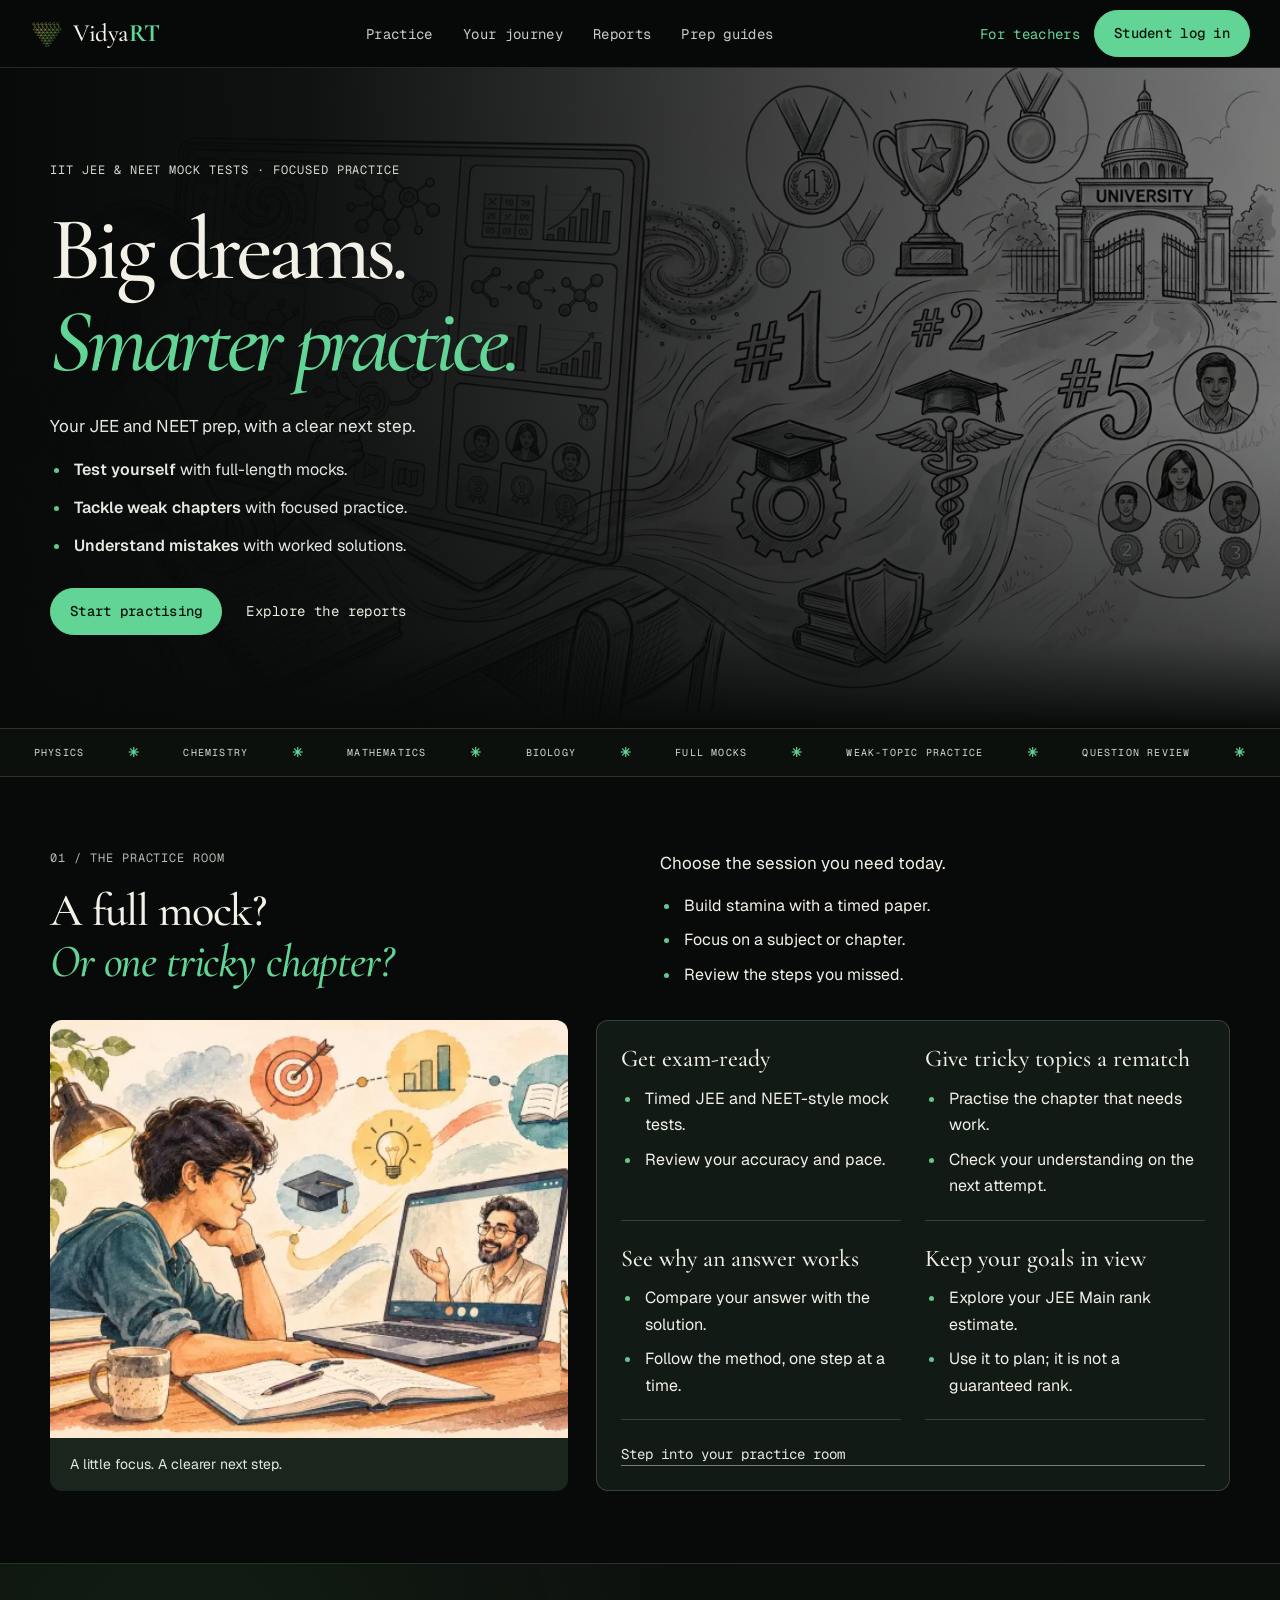
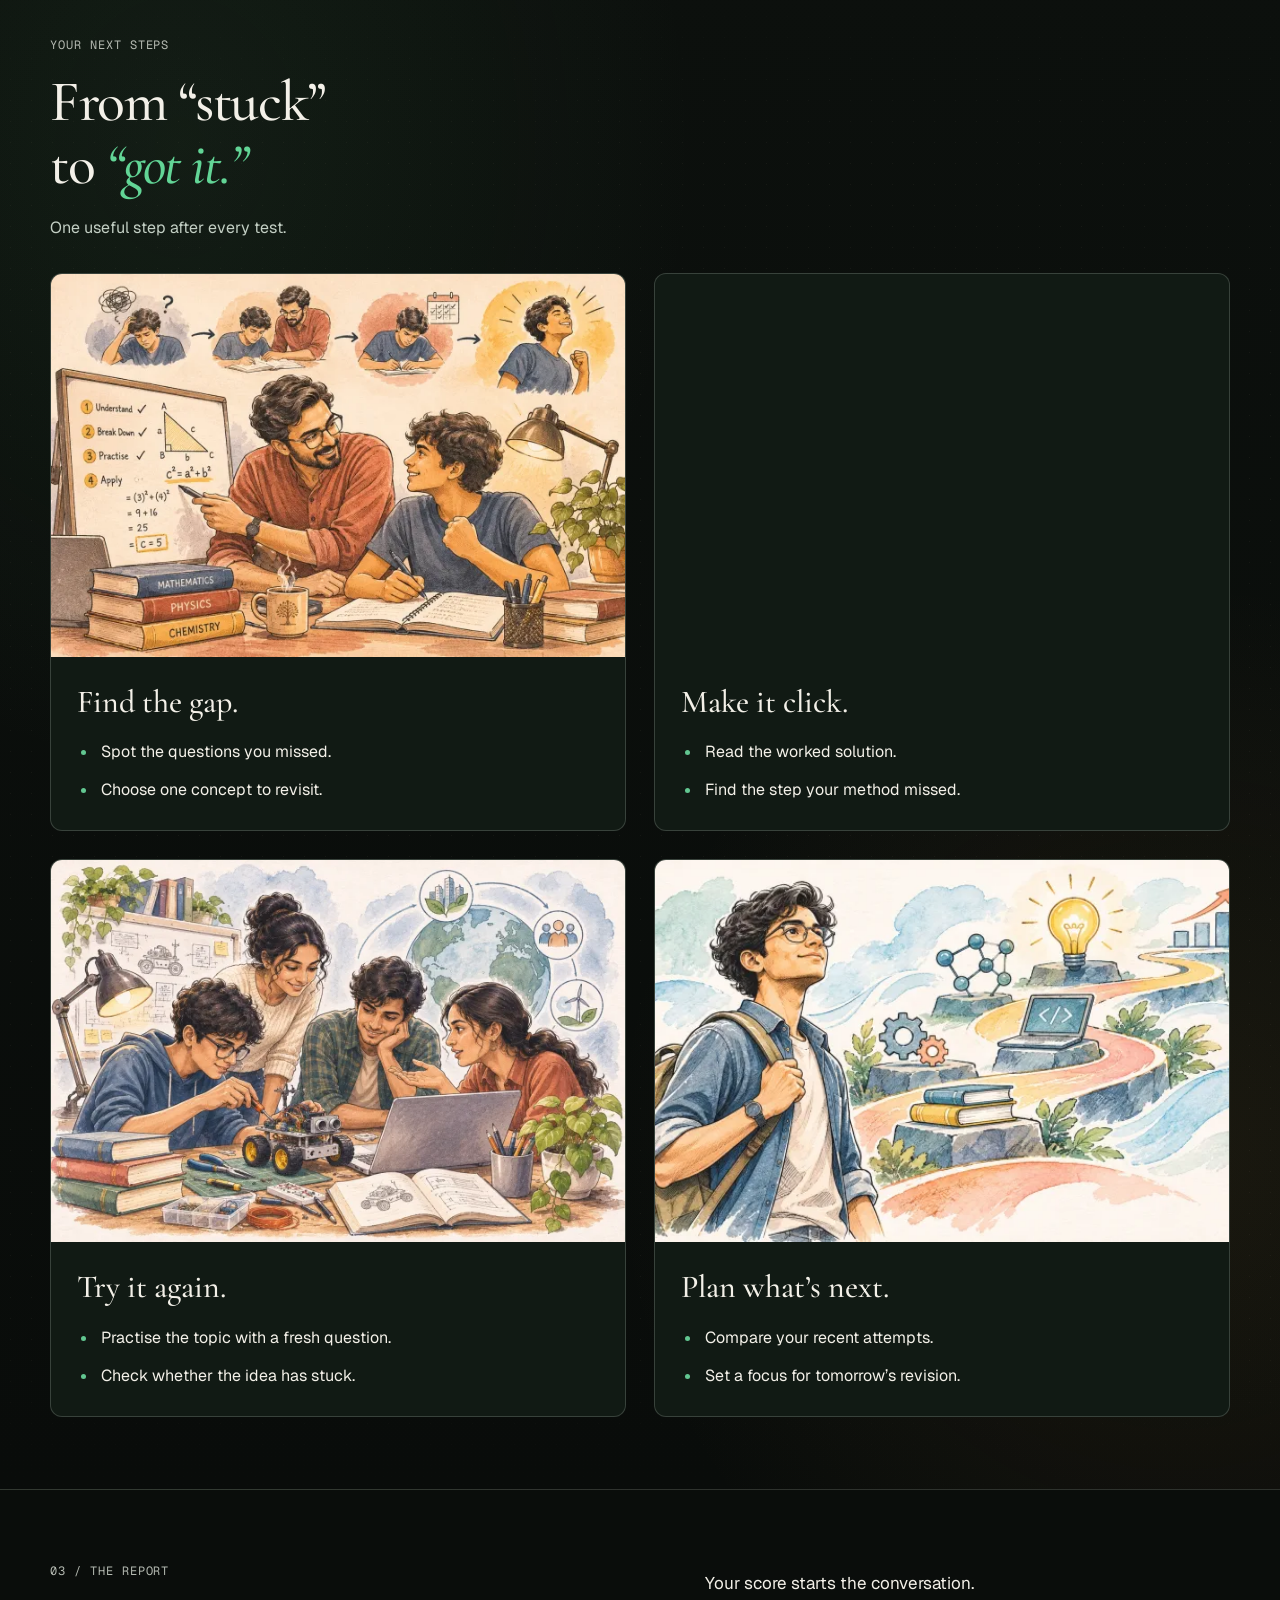
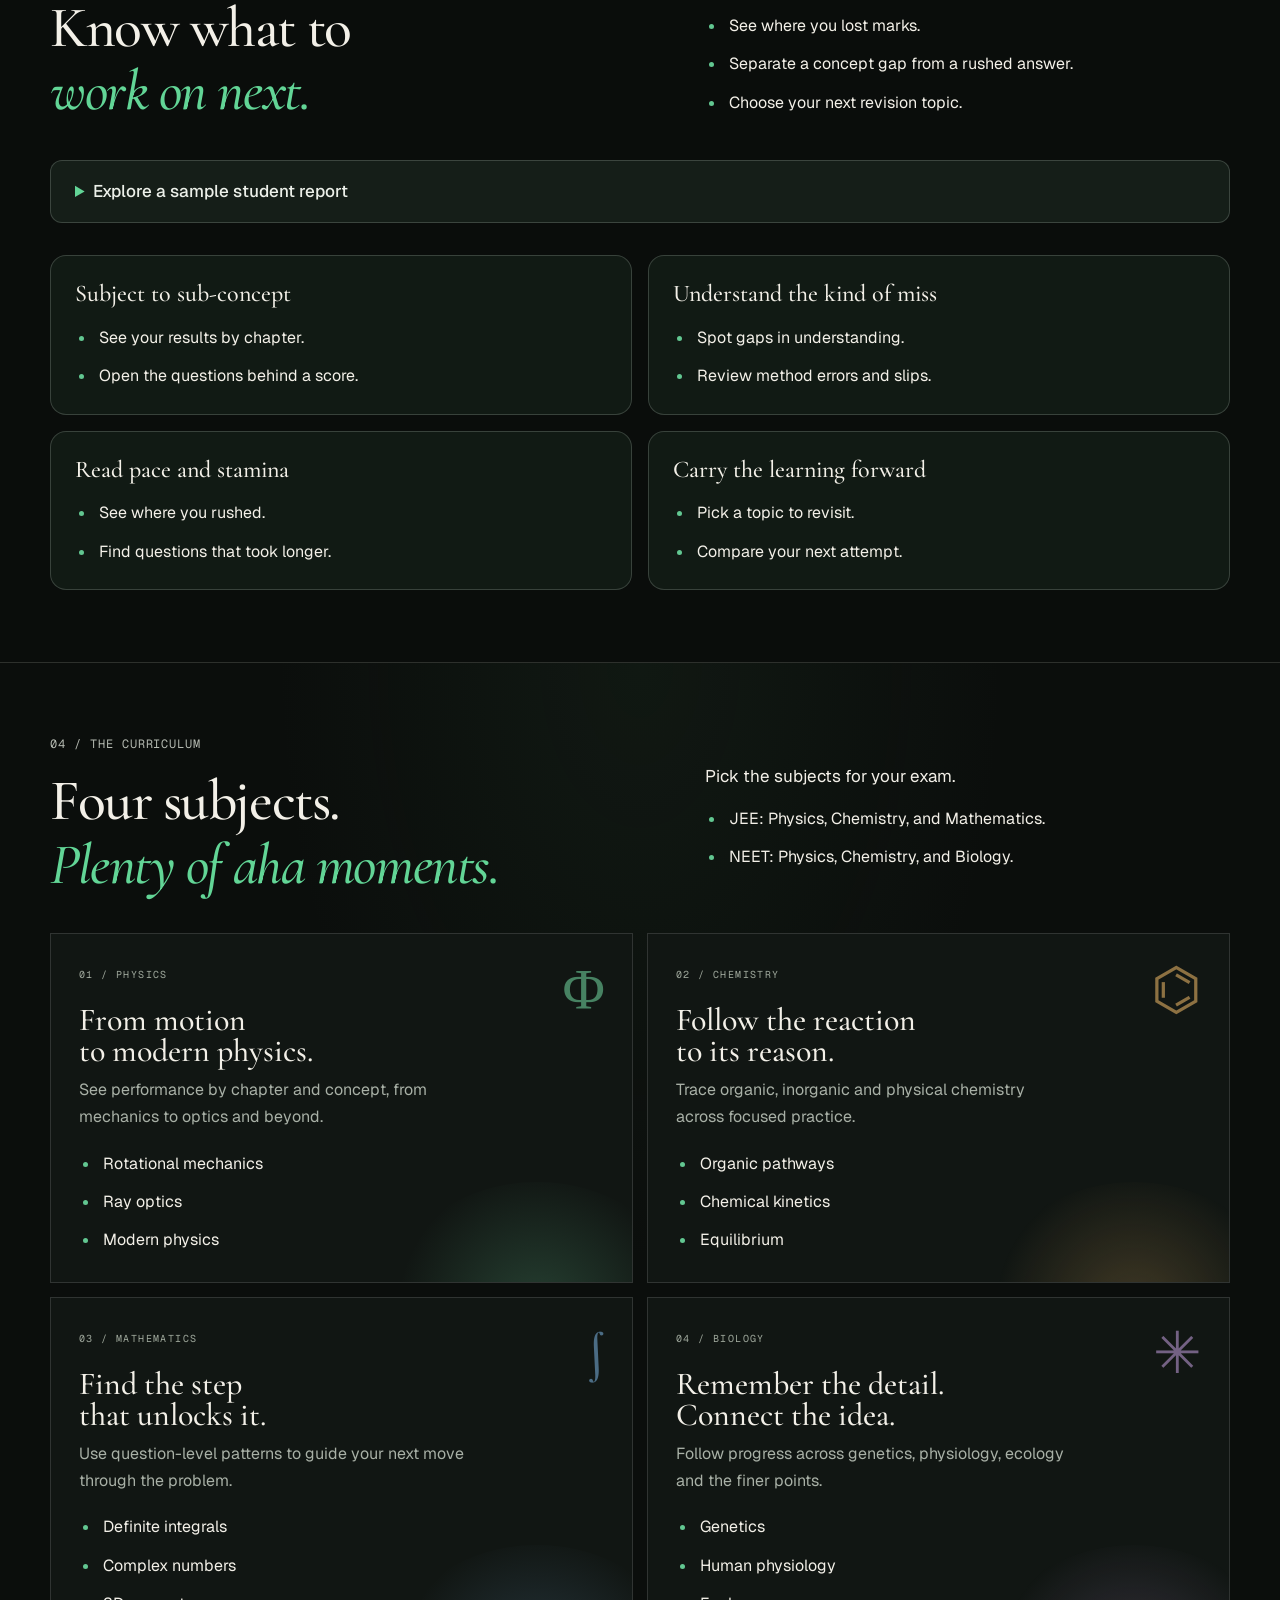
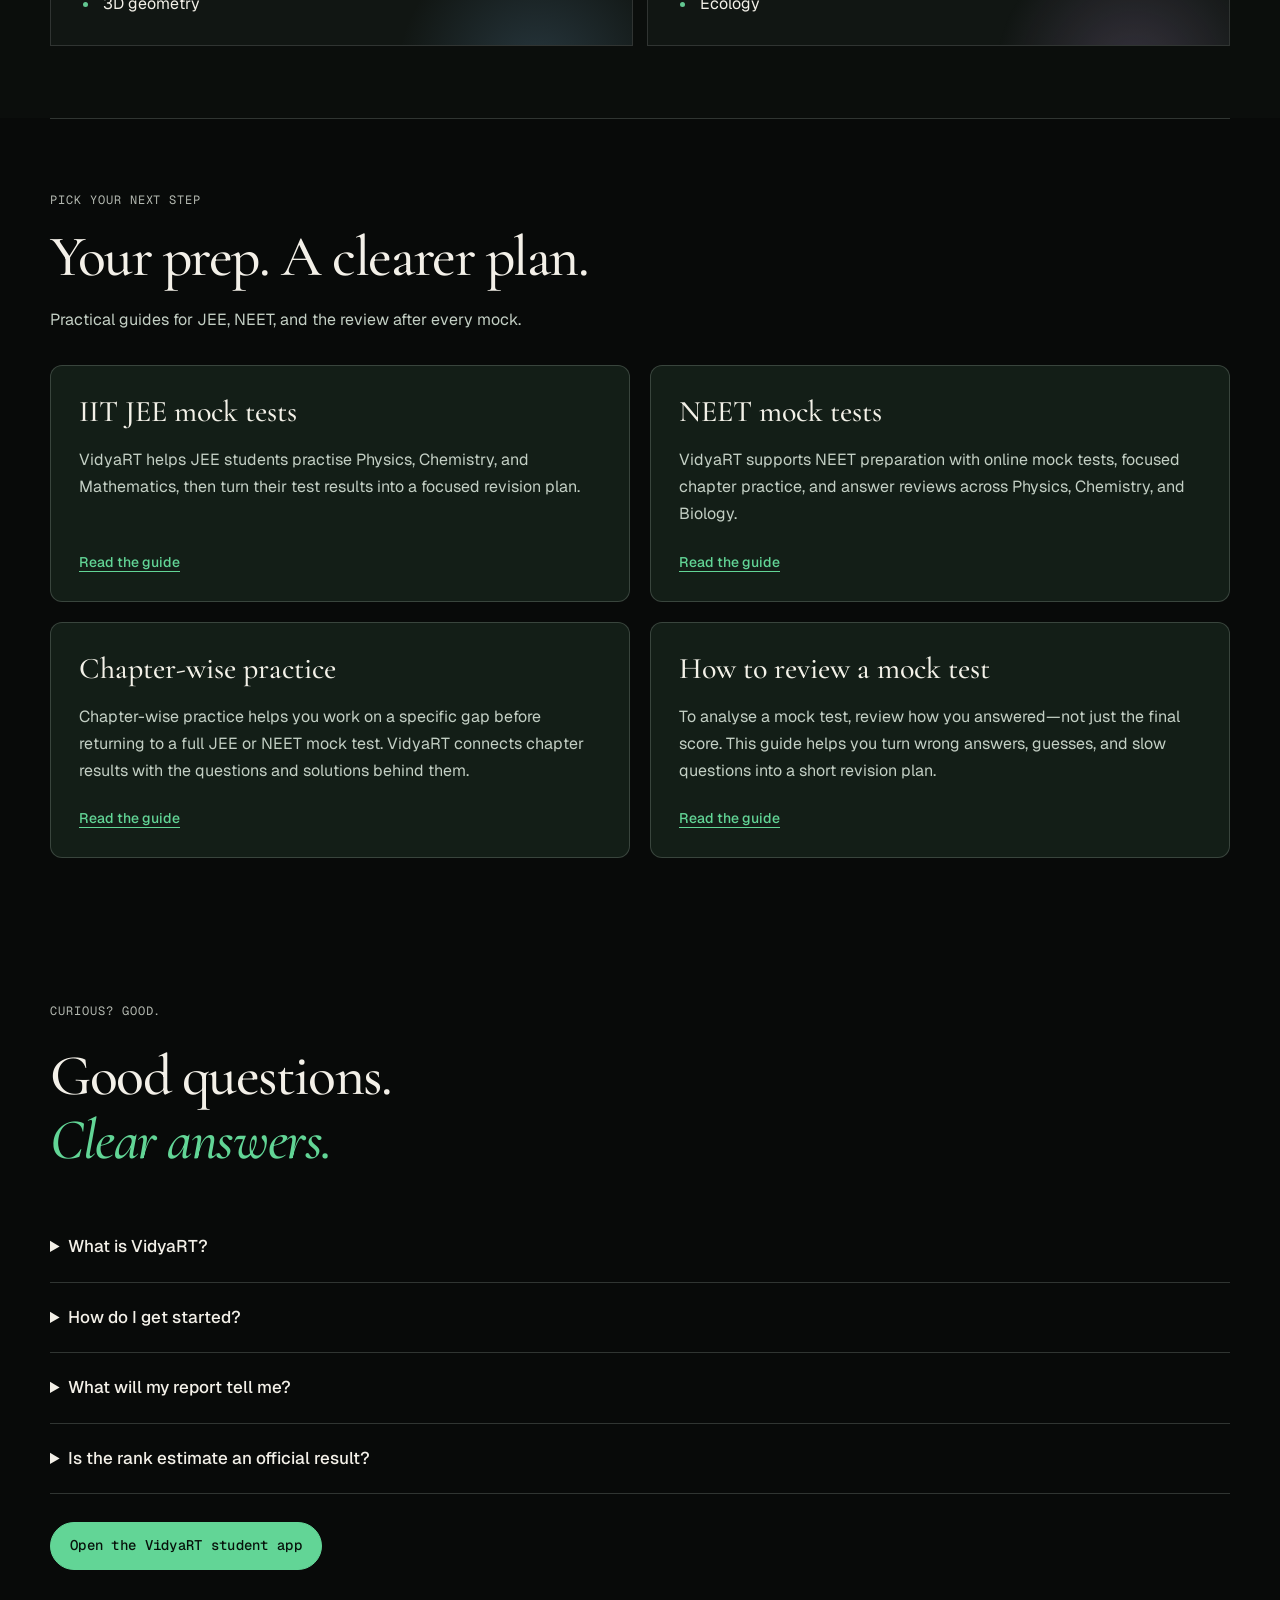
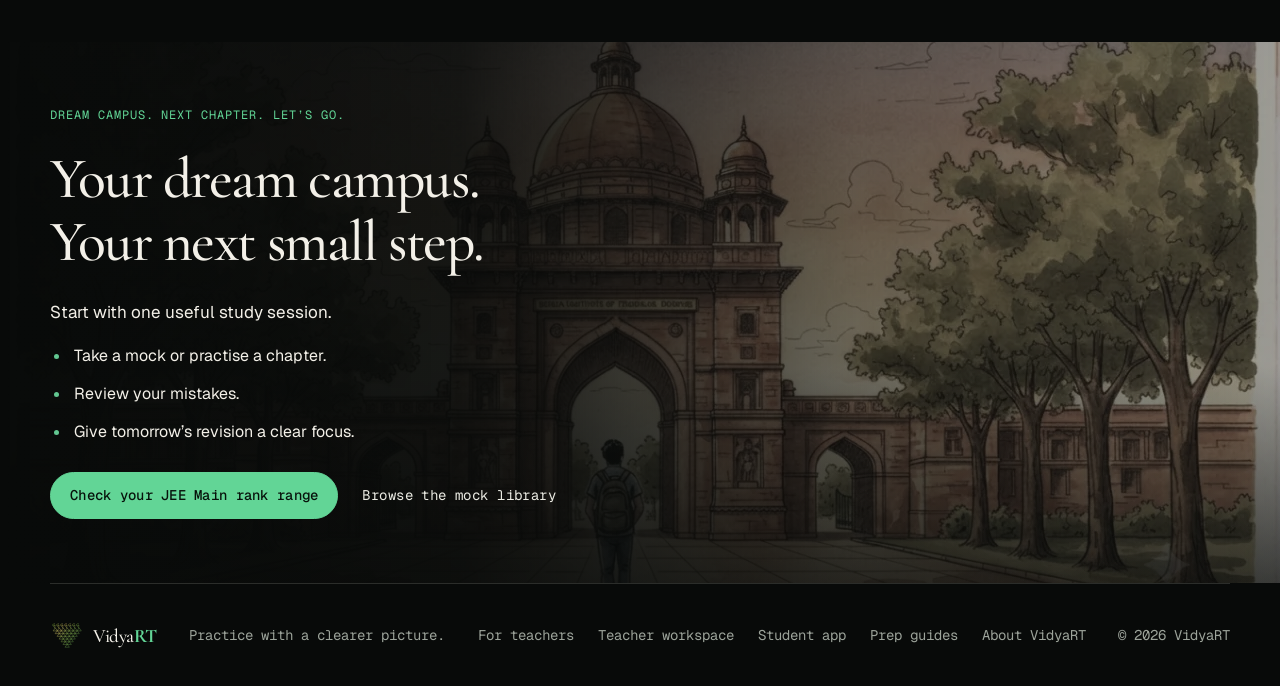
<file: index.html>
<!DOCTYPE html>

<html lang="en-IN">
<head>
<meta charset="utf-8"/>
<meta content="width=device-width, initial-scale=1" name="viewport"/>
<title>IIT JEE &amp; NEET Mock Tests, Practice &amp; Reports | VidyaRT</title>
<meta content="Practise for IIT JEE and NEET with VidyaRT mock tests, chapter-wise questions, worked solutions, and performance reports. Find your next revision focus." name="description"/>
<meta content="#080a09" name="theme-color"/>
<link href="https://vidyart.info/" rel="canonical"/>
<meta content="index, follow, max-image-preview:large, max-snippet:-1, max-video-preview:-1" name="robots"/>
<meta content="VidyaRT" name="author"/>
<meta content="IIT JEE &amp; NEET Mock Tests, Practice &amp; Reports | VidyaRT" property="og:title"/>
<meta content="Practise for IIT JEE and NEET with VidyaRT mock tests, chapter-wise questions, worked solutions, and performance reports. Find your next revision focus." property="og:description"/>
<meta content="website" property="og:type"/>
<meta content="https://vidyart.info/" property="og:url"/>
<meta content="VidyaRT" property="og:site_name"/>
<meta content="en_IN" property="og:locale"/>
<meta content="https://vidyart.info/images/online-learning.jpg" property="og:image"/>
<meta content="summary_large_image" name="twitter:card"/>
<meta content="IIT JEE &amp; NEET Mock Tests, Practice &amp; Reports | VidyaRT" name="twitter:title"/>
<meta content="Practise for IIT JEE and NEET with VidyaRT mock tests, chapter-wise questions, worked solutions, and performance reports. Find your next revision focus." name="twitter:description"/>
<meta content="https://vidyart.info/images/online-learning.jpg" name="twitter:image"/>
<link href="brand-mark.svg" rel="icon" type="image/svg+xml"/>
<link href="site.webmanifest" rel="manifest"/>
<link href="brand/favicon.png" rel="alternate icon"/>
<link href="https://fonts.googleapis.com" rel="preconnect"/>
<link crossorigin="" href="https://fonts.gstatic.com" rel="preconnect"/>
<link href="https://fonts.googleapis.com/css2?family=Geist+Mono:wght@400;500;600&amp;family=Geist:wght@400;500;600;700&amp;family=Cormorant+Garamond:ital,wght@0,500;0,600;1,500;1,600&amp;display=swap" rel="stylesheet"/>
<link href="site.css" rel="stylesheet"/>
<link href="refinements.css?v=20261126-mobile-tests" rel="stylesheet"/>
<meta content="A student studies online and plans the next learning step" property="og:image:alt"/>
<meta content="A student studies online and plans the next learning step" name="twitter:image:alt"/>
<link href="scan.css?v=20261126-mobile-tests" rel="stylesheet"/><link href="discover.css" rel="stylesheet"/><script type="application/ld+json">{"@context": "https://schema.org", "@graph": [{"@type": "Organization", "@id": "https://vidyart.com/#organization", "name": "VidyaRT", "url": "https://vidyart.com/", "logo": "https://vidyart.com/logo-mark.png"}, {"@type": "WebSite", "@id": "https://vidyart.info/#website", "url": "https://vidyart.info/", "name": "VidyaRT", "alternateName": "VidyaRT for Students", "inLanguage": "en-IN", "publisher": {"@id": "https://vidyart.com/#organization"}}, {"@type": "WebPage", "@id": "https://vidyart.info/#webpage", "url": "https://vidyart.info/", "name": "IIT JEE & NEET Mock Tests, Practice & Reports | VidyaRT", "description": "Practise for IIT JEE and NEET with VidyaRT mock tests, chapter-wise questions, worked solutions, and performance reports. Find your next revision focus.", "inLanguage": "en-IN", "isPartOf": {"@id": "https://vidyart.info/#website"}, "about": {"@id": "https://vidyart.info/#application"}}, {"@type": "WebApplication", "@id": "https://vidyart.info/#application", "name": "VidyaRT for Students", "url": "https://app.vidyart.online/", "applicationCategory": "EducationalApplication", "operatingSystem": "Web browser", "description": "JEE and NEET mock tests, chapter practice, worked solutions, and performance reports.", "publisher": {"@id": "https://vidyart.com/#organization"}}, {"@type": "FAQPage", "@id": "https://vidyart.info/#questions", "isPartOf": {"@id": "https://vidyart.info/#webpage"}, "mainEntity": [{"@type": "Question", "name": "What is VidyaRT?", "acceptedAnswer": {"@type": "Answer", "text": "A practice platform for JEE and NEET students. Mock tests, chapter practice, worked solutions, and reports."}}, {"@type": "Question", "name": "How do I get started?", "acceptedAnswer": {"@type": "Answer", "text": "Open the student app and sign in. Choose an available paper, then review your attempt."}}, {"@type": "Question", "name": "What will my report tell me?", "acceptedAnswer": {"@type": "Answer", "text": "Your accuracy, pace, and chapter performance. Which questions and concepts need another look."}}, {"@type": "Question", "name": "Is the rank estimate an official result?", "acceptedAnswer": {"@type": "Answer", "text": "No. It is a JEE Main planning estimate. Unlock it by answering enough questions across the required subjects. It does not guarantee an exam rank."}}]}]}</script><meta content="1672" property="og:image:width"/><meta content="941" property="og:image:height"/><meta content="image/jpeg" property="og:image:type"/><link rel="stylesheet" href="motion.css?v=20261126"/><script defer src="motion.js?v=20261126"></script></head>
<body class="student-site"><a class="skip-link" href="#main-content">Skip to content</a>
<div aria-hidden="true" class="scroll-progress"><i></i></div>
<header class="topbar">
<a aria-label="VidyaRT home" class="brand" href="#top">
<img alt="" class="brand-icon" src="vidyart-logo.svg"/>
<span class="brand-name">Vidya<em>RT</em></span>
</a>
<nav aria-label="Main navigation" class="main-nav" id="site-menu">
<a href="#practice">Practice</a><a href="#journey">Your journey</a><a href="#reports">Reports</a><a href="#explore">Prep guides</a>
</nav>
<div class="header-actions">
<a class="teacher-switch" href="https://vidyart.com/">For teachers</a>
<a class="button button-small" href="https://app.vidyart.online/">Student log in</a>
<button aria-controls="site-menu" aria-expanded="false" aria-label="Open navigation" class="menu-toggle" type="button"><i></i><i></i></button>
</div>
</header>
<main id="main-content">
<section class="hero" id="top">
<div aria-hidden="true" class="hero-art"><img alt="" decoding="async" fetchpriority="high" height="699" loading="eager" sizes="100vw" src="images/hero-university-medals.webp" srcset="images/hero-university-medals-640.webp 640w, images/hero-university-medals.webp 1280w" width="1280"/></div><div aria-hidden="true" class="hero-wash"></div>
<div class="hero-inner wrap">
<div class="hero-copy reveal">
<div class="eyebrow">IIT JEE &amp; NEET MOCK TESTS · FOCUSED PRACTICE</div>
<h1>Big dreams.<br/><em>Smarter practice.</em></h1>
<div class="scan-copy"><p>Your JEE and NEET prep, with a clear next step.</p><ul class="scan-list"><li><strong>Test yourself</strong> with full-length mocks.</li><li><strong>Tackle weak chapters</strong> with focused practice.</li><li><strong>Understand mistakes</strong> with worked solutions.</li></ul></div>
<div class="hero-actions"><a class="button" href="https://app.vidyart.online/">Start practising</a><a class="text-link" href="#reports">Explore the reports</a></div>
</div>
</div>
<a class="scroll-cue" href="#practice"><span></span> SCROLL TO EXPLORE</a>
</section>
<div aria-label="Subjects and practice modes" class="ticker"><div class="ticker-track">
<span>PHYSICS <b>✳</b> CHEMISTRY <b>✳</b> MATHEMATICS <b>✳</b> BIOLOGY <b>✳</b> FULL MOCKS <b>✳</b> WEAK-TOPIC PRACTICE <b>✳</b> QUESTION REVIEW <b>✳</b></span>
<span aria-hidden="true">PHYSICS <b>✳</b> CHEMISTRY <b>✳</b> MATHEMATICS <b>✳</b> BIOLOGY <b>✳</b> FULL MOCKS <b>✳</b> WEAK-TOPIC PRACTICE <b>✳</b> QUESTION REVIEW <b>✳</b></span>
</div></div>
<section class="section practice-story wrap" id="practice">
<div class="section-head reveal"><div><div class="eyebrow">01 / THE PRACTICE ROOM</div><h2>A full mock?<br/><em>Or one tricky chapter?</em></h2></div><div class="scan-copy"><p>Choose the session you need today.</p><ul class="scan-list"><li>Build stamina with a timed paper.</li><li>Focus on a subject or chapter.</li><li>Review the steps you missed.</li></ul></div></div>
<div class="practice-layout">
<div class="practice-visual reveal"><img alt="A student studies online with notes, books, and learning goals" decoding="async" height="721" loading="lazy" sizes="(max-width: 900px) calc(100vw - 32px), 580px" src="images/online-learning.webp" srcset="images/online-learning-640.webp 640w, images/online-learning.webp 1280w" width="1280"/><div class="scan-caption">A little focus. A clearer next step.</div></div>
<div class="practice-list reveal">
<article class="practice-item"><div><h3>Get exam-ready</h3><ul class="scan-list"><li>Timed JEE and NEET-style mock tests.</li><li>Review your accuracy and pace.</li></ul></div></article>
<article class="practice-item"><div><h3>Give tricky topics a rematch</h3><ul class="scan-list"><li>Practise the chapter that needs work.</li><li>Check your understanding on the next attempt.</li></ul></div></article>
<article class="practice-item"><div><h3>See why an answer works</h3><ul class="scan-list"><li>Compare your answer with the solution.</li><li>Follow the method, one step at a time.</li></ul></div></article>
<article class="practice-item"><div><h3>Keep your goals in view</h3><ul class="scan-list"><li>Explore your JEE Main rank estimate.</li><li>Use it to plan; it is not a guaranteed rank.</li></ul></div></article>
<a class="inline-link" href="https://app.vidyart.online/">Step into your practice room</a>
</div>
</div>
</section>
<section class="journey-section" id="journey"><div class="wrap"><div class="scan-section-head"><span class="eyebrow">YOUR NEXT STEPS</span><h2>From “stuck”<br/>to <em>“got it.”</em></h2><p>One useful step after every test.</p></div><div class="learning-grid"><article class="learning-card"><figure><img alt="A tutor helps a student move from confusion to understanding" decoding="async" height="854" loading="lazy" sizes="(max-width: 900px) calc(100vw - 32px), 580px" src="images/breakthrough.webp" srcset="images/breakthrough-640.webp 640w, images/breakthrough.webp 1280w" width="1280"/></figure><div><h3>Find the gap.</h3><ul class="scan-list"><li>Spot the questions you missed.</li><li>Choose one concept to revisit.</li></ul></div></article><article class="learning-card"><figure><img alt="A student explains ideas with diagrams to a study group" decoding="async" height="854" loading="lazy" sizes="(max-width: 900px) calc(100vw - 32px), 580px" src="images/sharing-ideas.webp" srcset="images/sharing-ideas-640.webp 640w, images/sharing-ideas.webp 1280w" width="1280"/></figure><div><h3>Make it click.</h3><ul class="scan-list"><li>Read the worked solution.</li><li>Find the step your method missed.</li></ul></div></article><article class="learning-card"><figure><img alt="Students work together on a hands-on science project" decoding="async" height="854" loading="lazy" sizes="(max-width: 900px) calc(100vw - 32px), 580px" src="images/learning-together.webp" srcset="images/learning-together-640.webp 640w, images/learning-together.webp 1280w" width="1280"/></figure><div><h3>Try it again.</h3><ul class="scan-list"><li>Practise the topic with a fresh question.</li><li>Check whether the idea has stuck.</li></ul></div></article><article class="learning-card"><figure><img alt="A student looks ahead along a path of learning and opportunity" decoding="async" height="732" loading="lazy" sizes="(max-width: 900px) calc(100vw - 32px), 580px" src="images/next-opportunity.webp" srcset="images/next-opportunity-640.webp 640w, images/next-opportunity.webp 1280w" width="1280"/></figure><div><h3>Plan what’s next.</h3><ul class="scan-list"><li>Compare your recent attempts.</li><li>Set a focus for tomorrow’s revision.</li></ul></div></article></div></div></section>
<section class="report-section" id="reports">
<div class="wrap">
<div class="report-heading section-head reveal"><div><div class="eyebrow">03 / THE REPORT</div><h2>Know what to<br/><em>work on next.</em></h2></div><div class="scan-copy"><p>Your score starts the conversation.</p><ul class="scan-list"><li>See where you lost marks.</li><li>Separate a concept gap from a rushed answer.</li><li>Choose your next revision topic.</li></ul></div></div>
<details class="scan-details"><summary>Explore a sample student report</summary><div class="scan-details-body"><p class="demo-explainer">Example data only. Choose a tab to see a different view.</p><div aria-label="Student report views" class="report-tabs" role="tablist">
<button aria-controls="student-report-dashboard" aria-selected="true" class="is-active" id="student-report-tab-dashboard" role="tab" type="button">Dashboard <span>01</span></button>
<button aria-controls="student-report-rank" aria-selected="false" id="student-report-tab-rank" role="tab" tabindex="-1" type="button">JEE picture <span>02</span></button>
<button aria-controls="student-report-test" aria-selected="false" id="student-report-tab-test" role="tab" tabindex="-1" type="button">After a test <span>03</span></button>
<button aria-controls="student-report-review" aria-selected="false" id="student-report-tab-review" role="tab" tabindex="-1" type="button">Review answers <span>04</span></button>
</div><div class="report-dashboard report-preview reveal">
<div class="dashboard-top"><div><span>YOUR REPORT</span><b data-report-heading="">Dashboard overview · example view</b></div><i>ILLUSTRATIVE VALUES</i></div>
<section aria-labelledby="student-report-tab-dashboard" class="report-view is-active student-dashboard-view" data-report-view="dashboard" id="student-report-dashboard" role="tabpanel">
<div class="student-dashboard-welcome"><div><span>YOUR PREPARATION AT A GLANCE</span><h3>See what is moving forward.</h3><p>A quick view of your tests, accuracy and the chapters to return to.</p></div><span class="exam-chip">JEE MAIN + ADVANCED</span></div>
<div class="student-dashboard-stats"><article><span>TESTS TAKEN</span><b>5</b></article><article><span>AVERAGE SCORE</span><b>25%</b></article><article><span>CONCEPT GAPS</span><b>55</b></article><article><span>ACCURACY</span><b>47%</b></article></div>
<div class="student-dashboard-grid"><article class="dashboard-rank-teaser"><div><span>YOUR JEE MAIN PICTURE</span><b>44 more answers to unlock your rank estimate</b><small>Your chapter-by-chapter picture is ready now.</small></div><div class="mini-marks"><span>MARKS WITHIN REACH</span><b>Integral calculus <strong>+5</strong></b><b>Matrices and determinants <strong>+4.8</strong></b><b>Biomolecules and polymers <strong>+4.5</strong></b><a data-open-report="rank" href="#student-report-rank">See your path to a target rank </a></div></article>
<article class="available-tests"><div class="widget-title"><b>Available tests</b><span>Choose a practice paper</span></div><div class="available-test-row"><i>ϟ</i><span><b>Maths JEE Main · practice paper</b><small>30 questions · 60 min · calculus, algebra and geometry</small></span><strong class="test-badge">NEW</strong><a href="https://app.vidyart.online/">Start test</a></div><div class="available-test-row"><i>ϟ</i><span><b>Chemistry JEE Main · paper 1</b><small>30 questions · 60 min · reaction and bonding concepts</small></span><strong class="test-score-badge">Score: 38%</strong><a class="secondary-test-link" data-open-report="test" href="#student-report-test">View report</a></div></article></div>
</section>
<section aria-labelledby="student-report-tab-rank" class="report-view" data-report-view="rank" hidden="" id="student-report-rank" role="tabpanel">
<div class="rank-report-grid">
<article class="rank-coverage-card"><div class="widget-title"><b>Your JEE Main picture</b><span>Build it across all 3 subjects</span></div><div class="coverage-summary"><strong>106 <small>/ 150</small></strong><span>answers across recent tests</span></div><div class="coverage-row"><span>Physics</span><i><b style="--fill:100%"></b></i><strong>30 / 30</strong></div><div class="coverage-row"><span>Chemistry</span><i><b style="--fill:4%"></b></i><strong>1 / 30</strong></div><div class="coverage-row"><span>Mathematics</span><i><b style="--fill:73%"></b></i><strong>22 / 30</strong></div><div class="rank-gate"><b>Your rank estimate needs more answers.</b><span>Keep taking tests in every subject. Your chapter picture is already taking shape.</span></div></article>
<article class="target-rank-card"><div class="widget-title"><b>Set a target rank</b><span>Example target</span></div><div class="target-number"><span>Target</span><strong>20,000</strong></div><div aria-label="Illustrative target rank slider" class="rank-slider"><i></i><b></b></div><div class="rank-scale"><span>100</span><span>1,000</span><span>10,000</span><span>1,00,000</span><span>5,00,000</span></div><p>About <b>135–150 marks</b> could put this example near its target. It is roughly <strong>88 marks short</strong>.</p><div class="fastest-path"><span>WHAT TO WORK ON FIRST</span><div><i>1</i><b>Stop guessing</b><strong>+28.5</strong><small>Skip when you are unsure under negative marking.</small></div><div><i>2</i><b>Integral calculus</b><strong>+5</strong><small>Mathematics · about 43% right so far.</small></div><div><i>3</i><b>Matrices and determinants</b><strong>+4.8</strong><small>Mathematics · about 34% right so far.</small></div></div></article>
</div>
<article class="marks-reach-card"><div class="widget-title"><b>Marks within reach</b><span>Example: if these chapters improve</span></div><div class="mark-gain-row"><span>Integral calculus</span><small>Mathematics</small><strong>+5</strong></div><div class="mark-gain-row"><span>Matrices and determinants</span><small>Mathematics</small><strong>+4.8</strong></div><div class="mark-gain-row"><span>Biomolecules and polymers</span><small>Chemistry</small><strong>+4.5</strong></div><p>These are practice priorities, not promised marks. Open a chapter to see the questions behind it.</p></article>
</section>
<section aria-labelledby="student-report-tab-test" class="report-view" data-report-view="test" hidden="" id="student-report-test" role="tabpanel">
<div class="test-score-head"><div class="score-ring"><strong>38</strong><span>SCORE %</span></div><div class="test-score-copy"><h3>Every question you review can help next time.</h3><p>You <b>37.5%</b> · class average 45.9% · top score 95.8%</p><div class="score-counts"><div><strong>45</strong><span>Marks</span></div><div><strong>14</strong><span>Right</span></div><div><strong>11</strong><span>To review</span></div><div><strong>5</strong><span>Skipped</span></div></div></div></div>
<div class="test-results-grid"><article class="test-insight-card went-well"><div class="widget-title"><b>What went well</b><span>Compared with the class</span></div><p><b>Q16, Q9 and Q1:</b> you got these right, though fewer than one in three classmates did.</p><p><b>Statistics and probability:</b> 100% for you · 66% for the class.</p><p><b>Three-dimensional geometry:</b> 67% for you · 45% for the class.</p></article><article class="test-insight-card next-focus"><div class="widget-title"><b>Where to find your next marks</b><span>Chapter by chapter</span></div><div class="chapter-score"><span>Mathematical reasoning</span><b>1 / 1 right</b><i><b style="--fill:100%"></b></i></div><div class="chapter-score"><span>Differential equations</span><b>1 / 1 right</b><i><b style="--fill:100%"></b></i></div><div class="chapter-score"><span>3D geometry</span><b>2 / 3 right · class 45%</b><i><b style="--fill:67%"></b></i></div><div class="chapter-score needs-work"><span>Coordinate geometry</span><b>1 / 3 right · class 48%</b><i><b style="--fill:33%"></b></i></div><div class="chapter-score needs-work"><span>Integral calculus</span><b>1 / 3 right · class 58%</b><i><b style="--fill:33%"></b></i></div></article></div>
<div class="coach-note"><span>A NOTE FROM YOUR COACH · EXAMPLE</span><p>You did well on probability and 3D geometry. Coordinate geometry and integrals need another look. Start with the questions you missed, then try a short practice set on those chapters.</p></div>
</section>
<section aria-labelledby="student-report-tab-review" class="report-view" data-report-view="review" hidden="" id="student-report-review" role="tabpanel">
<div class="review-toolbar"><div><span>REVIEW YOUR ANSWERS</span><b>Open a question to see your answer and the worked solution.</b></div><div aria-label="Question filters" class="review-filters"><span class="selected">To review · 11</span><span>Right · 14</span><span>Skipped · 5</span><span>All · 30</span></div></div>
<div class="question-review-grid"><article class="worked-solution"><div class="solution-top"><span>THE WAY THROUGH</span><b data-solution-count="">1 / 2</b><span class="solution-controls"><button aria-label="Previous step" data-solution-direction="-1" type="button">‹</button><button aria-label="Next step" data-solution-direction="1" type="button">›</button></span></div><div class="solution-question is-current" data-solution-step="1"><div class="step-number">1</div><div><p>Define the function and rewrite the question before you calculate.</p><div class="equation-block">g(x) = |2<sup>x</sup> − 1| + |x − 1|</div></div><b class="step-check">✓</b></div><div class="solution-next-step" data-solution-step="2"><div class="step-number">2</div><div><p>Use the given relationship to connect the two parts of the integral.</p><div class="equation-block">f(x) + f(1 + x) = g(x)</div></div></div><div class="solution-caption">The worked solution shows the key move at each step, so you can see where your method changed direction.</div></article><article class="pace-detail-card"><div class="widget-title"><b>Pace, focus and time</b><span>Across this paper</span></div><p>Quick means under 45 seconds.</p><div class="pace-count-grid"><div><b>6</b><span>Quick and right</span></div><div><b>8</b><span>Took time, got it</span></div><div><b>7</b><span>Quick, worth a second look</span></div><div><b>4</b><span>Took time, still open</span></div></div><div class="accuracy-timeline"><div class="widget-title"><b>Accuracy from start to finish</b><span>Example</span></div><div class="timeline-bars"><div><b>43%</b><i style="--fill:43%"></i><span>Start</span></div><div><b>50%</b><i style="--fill:50%"></i><span>Early</span></div><div><b>60%</b><i style="--fill:60%"></i><span>Later</span></div><div><b>67%</b><i style="--fill:67%"></i><span>End</span></div></div></div><div class="chapter-time-list"><b>Time by chapter · average 65 sec per question</b><div><span>Integral calculus</span><strong>5m 57s · 3 questions</strong></div><div><span>Mathematical reasoning</span><strong>5m 25s · 1 question</strong></div><div><span>Coordinate geometry</span><strong>3m 1s · 3 questions</strong></div></div></article></div>
</section>
<div class="dashboard-note"><span>EXAMPLE REPORT · VALUES ARE ILLUSTRATIVE</span><a href="https://app.vidyart.online/">Review your own attempts </a></div>
</div></div></details>
<div class="report-depth reveal">
<div><span>01</span><b>Subject to sub-concept</b><ul class="scan-list"><li>See your results by chapter.</li><li>Open the questions behind a score.</li></ul></div>
<div><span>02</span><b>Understand the kind of miss</b><ul class="scan-list"><li>Spot gaps in understanding.</li><li>Review method errors and slips.</li></ul></div>
<div><span>03</span><b>Read pace and stamina</b><ul class="scan-list"><li>See where you rushed.</li><li>Find questions that took longer.</li></ul></div>
<div><span>04</span><b>Carry the learning forward</b><ul class="scan-list"><li>Pick a topic to revisit.</li><li>Compare your next attempt.</li></ul></div>
</div>
</div>
</section>
<section class="subject-section" id="subjects">
<div class="wrap subject-shell">
<div class="subject-heading section-head reveal"><div><div class="eyebrow">04 / THE CURRICULUM</div><h2>Four subjects.<br/><em>Plenty of aha moments.</em></h2></div><div class="scan-copy"><p>Pick the subjects for your exam.</p><ul class="scan-list"><li>JEE: Physics, Chemistry, and Mathematics.</li><li>NEET: Physics, Chemistry, and Biology.</li></ul></div></div>
<div class="subject-grid">
<article class="subject-card physics reveal"><span class="subject-glyph">Φ</span><small>01 / PHYSICS</small><h3>From motion<br/>to modern physics.</h3><p>See performance by chapter and concept, from mechanics to optics and beyond.</p><ul class="scan-list"><li>Rotational mechanics</li><li>Ray optics</li><li>Modern physics</li></ul></article>
<article class="subject-card chemistry reveal"><span class="subject-glyph">⌬</span><small>02 / CHEMISTRY</small><h3>Follow the reaction<br/>to its reason.</h3><p>Trace organic, inorganic and physical chemistry across focused practice.</p><ul class="scan-list"><li>Organic pathways</li><li>Chemical kinetics</li><li>Equilibrium</li></ul></article>
<article class="subject-card mathematics reveal"><span class="subject-glyph">∫</span><small>03 / MATHEMATICS</small><h3>Find the step<br/>that unlocks it.</h3><p>Use question-level patterns to guide your next move through the problem.</p><ul class="scan-list"><li>Definite integrals</li><li>Complex numbers</li><li>3D geometry</li></ul></article>
<article class="subject-card biology reveal"><span class="subject-glyph">✳</span><small>04 / BIOLOGY</small><h3>Remember the detail.<br/>Connect the idea.</h3><p>Follow progress across genetics, physiology, ecology and the finer points.</p><ul class="scan-list"><li>Genetics</li><li>Human physiology</li><li>Ecology</li></ul></article>
</div>
</div>
</section>
<section class="section wrap discovery" id="explore"><div class="scan-section-head"><div class="eyebrow">PICK YOUR NEXT STEP</div><h2>Your prep. A clearer plan.</h2><p>Practical guides for JEE, NEET, and the review after every mock.</p></div><div class="discovery-grid"><a class="discovery-card" href="jee-mock-tests.html"><h3>IIT JEE mock tests</h3><p>VidyaRT helps JEE students practise Physics, Chemistry, and Mathematics, then turn their test results into a focused revision plan.</p><span>Read the guide</span></a><a class="discovery-card" href="neet-mock-tests.html"><h3>NEET mock tests</h3><p>VidyaRT supports NEET preparation with online mock tests, focused chapter practice, and answer reviews across Physics, Chemistry, and Biology.</p><span>Read the guide</span></a><a class="discovery-card" href="chapter-wise-practice.html"><h3>Chapter-wise practice</h3><p>Chapter-wise practice helps you work on a specific gap before returning to a full JEE or NEET mock test. VidyaRT connects chapter results with the questions and solutions behind them.</p><span>Read the guide</span></a><a class="discovery-card" href="how-to-analyse-mock-tests.html"><h3>How to review a mock test</h3><p>To analyse a mock test, review how you answered—not just the final score. This guide helps you turn wrong answers, guesses, and slow questions into a short revision plan.</p><span>Read the guide</span></a></div></section><section aria-labelledby="questions-title" class="section wrap student-faq" id="questions"><div class="eyebrow">CURIOUS? GOOD.</div><h2 id="questions-title">Good questions.<br/><em>Clear answers.</em></h2><div class="faq-grid"><details><summary>What is VidyaRT?</summary><ul class="scan-list"><li>A practice platform for JEE and NEET students.</li><li>Mock tests, chapter practice, worked solutions, and reports.</li></ul></details><details><summary>How do I get started?</summary><ul class="scan-list"><li>Open the student app and sign in.</li><li>Choose an available paper, then review your attempt.</li></ul></details><details><summary>What will my report tell me?</summary><ul class="scan-list"><li>Your accuracy, pace, and chapter performance.</li><li>Which questions and concepts need another look.</li></ul></details><details><summary>Is the rank estimate an official result?</summary><ul class="scan-list"><li>No. It is a JEE Main planning estimate.</li><li>Unlock it by answering enough questions across the required subjects.</li><li>It does not guarantee an exam rank.</li></ul></details></div><a class="button" href="https://app.vidyart.online/">Open the VidyaRT student app</a></section>
<section class="destination-section">
<div aria-hidden="true" class="destination-art"><img alt="" decoding="async" height="740" loading="lazy" sizes="100vw" src="images/hero-campus.webp" srcset="images/hero-campus-640.webp 640w, images/hero-campus.webp 1280w" width="1280"/></div><div class="destination-wash"></div>
<div class="wrap destination-copy reveal"><span class="eyebrow">DREAM CAMPUS. NEXT CHAPTER. LET’S GO.</span><h2>Your dream campus.<br/>Your next small step.</h2><div class="scan-copy"><p>Start with one useful study session.</p><ul class="scan-list"><li>Take a mock or practise a chapter.</li><li>Review your mistakes.</li><li>Give tomorrow’s revision a clear focus.</li></ul></div><div class="destination-actions"><a class="button" href="https://app.vidyart.online/">Check your JEE Main rank range</a><a class="text-link" href="https://app.vidyart.online/">Browse the mock library</a></div></div>
</section>
</main>
<footer class="footer wrap">
<a class="brand footer-brand" href="#top"><img alt="" class="brand-icon" src="vidyart-logo.svg"/><span class="brand-name">Vidya<em>RT</em></span></a>
<span>Practice with a clearer picture.</span>
<div><a href="https://vidyart.com/">For teachers</a><a href="https://admin.vidyart.online/">Teacher workspace</a><a href="https://app.vidyart.online/">Student app</a><a href="#explore">Prep guides</a><a href="https://vidyart.com/about.html">About VidyaRT</a></div>
<small>© 2026 VidyaRT</small>
</footer>
<script>(() => {
 const button=document.querySelector('.menu-toggle'), nav=document.querySelector('.main-nav');
 document.documentElement.classList.add('js-ready');
 const close=()=>{button.setAttribute('aria-expanded','false');button.setAttribute('aria-label','Open navigation');nav.classList.remove('is-open');};
 button.addEventListener('click',()=>{const open=button.getAttribute('aria-expanded')!=='true';button.setAttribute('aria-expanded',String(open));button.setAttribute('aria-label',open?'Close navigation':'Open navigation');nav.classList.toggle('is-open',open);});
 nav.querySelectorAll('a').forEach(a=>a.addEventListener('click',close));
 document.addEventListener('keydown',event=>{if(event.key==='Escape'&&nav.classList.contains('is-open')){close();button.focus();}});
})();</script>
<script>
    (() => {
      const tabs = [...document.querySelectorAll('[role="tab"][aria-controls^="student-report-"]')];
      const panels = [...document.querySelectorAll('[data-report-view]')];
      const heading = document.querySelector('[data-report-heading]');
      const titles = {dashboard:'Dashboard overview · example view',rank:'JEE Main picture · example view',test:'After a test · example view',review:'Question review · example view'};
      if (!tabs.length || !panels.length) return;
      function activate(tab, focus = false) {
        const key = tab.id.replace('student-report-tab-','');
        tabs.forEach(item => {
          const selected = item === tab;
          item.classList.toggle('is-active',selected);
          item.setAttribute('aria-selected',String(selected));
          item.tabIndex = selected ? 0 : -1;
        });
        panels.forEach(panel => {
          const selected = panel.dataset.reportView === key;
          panel.hidden = !selected;
          panel.classList.toggle('is-active',selected);
        });
        if (heading) heading.textContent = titles[key];
        if (focus) tab.focus();
      }
      tabs.forEach((tab,index) => {
        tab.addEventListener('click',() => activate(tab));
        tab.addEventListener('keydown',event => {
          let next=index;
          if(event.key==='ArrowRight') next=(index+1)%tabs.length;
          else if(event.key==='ArrowLeft') next=(index+tabs.length-1)%tabs.length;
          else if(event.key==='Home') next=0;
          else if(event.key==='End') next=tabs.length-1;
          else return;
          event.preventDefault();
          activate(tabs[next],true);
        });
      });
      document.querySelectorAll('[data-open-report]').forEach(link => link.addEventListener('click',event => {
        const tab=tabs.find(item => item.id === `student-report-tab-${link.dataset.openReport}`);
        if(!tab) return;
        event.preventDefault();
        activate(tab);
        document.querySelector('.report-tabs')?.scrollIntoView({behavior:matchMedia('(prefers-reduced-motion: reduce)').matches?'auto':'smooth',block:'start'});
      }));
      activate(tabs.find(tab => tab.getAttribute('aria-selected')==='true') || tabs[0]);
      const solution = document.querySelector('.worked-solution');
      if (solution) {
        const steps=[...solution.querySelectorAll('[data-solution-step]')];
        const count=solution.querySelector('[data-solution-count]');
        let current=0;
        if(count) count.textContent=`1 / ${steps.length}`;
        solution.querySelectorAll('[data-solution-direction]').forEach(button => button.addEventListener('click',() => {
          current=Math.max(0,Math.min(steps.length-1,current+Number(button.dataset.solutionDirection)));
          steps.forEach((step,index)=>step.classList.toggle('is-current',index===current));
          if(count) count.textContent=`${current+1} / ${steps.length}`;
        }));
      }
    })();
  </script>
<script src="/vidyart-analytics.js" defer></script>
</body>
</html>
</file>
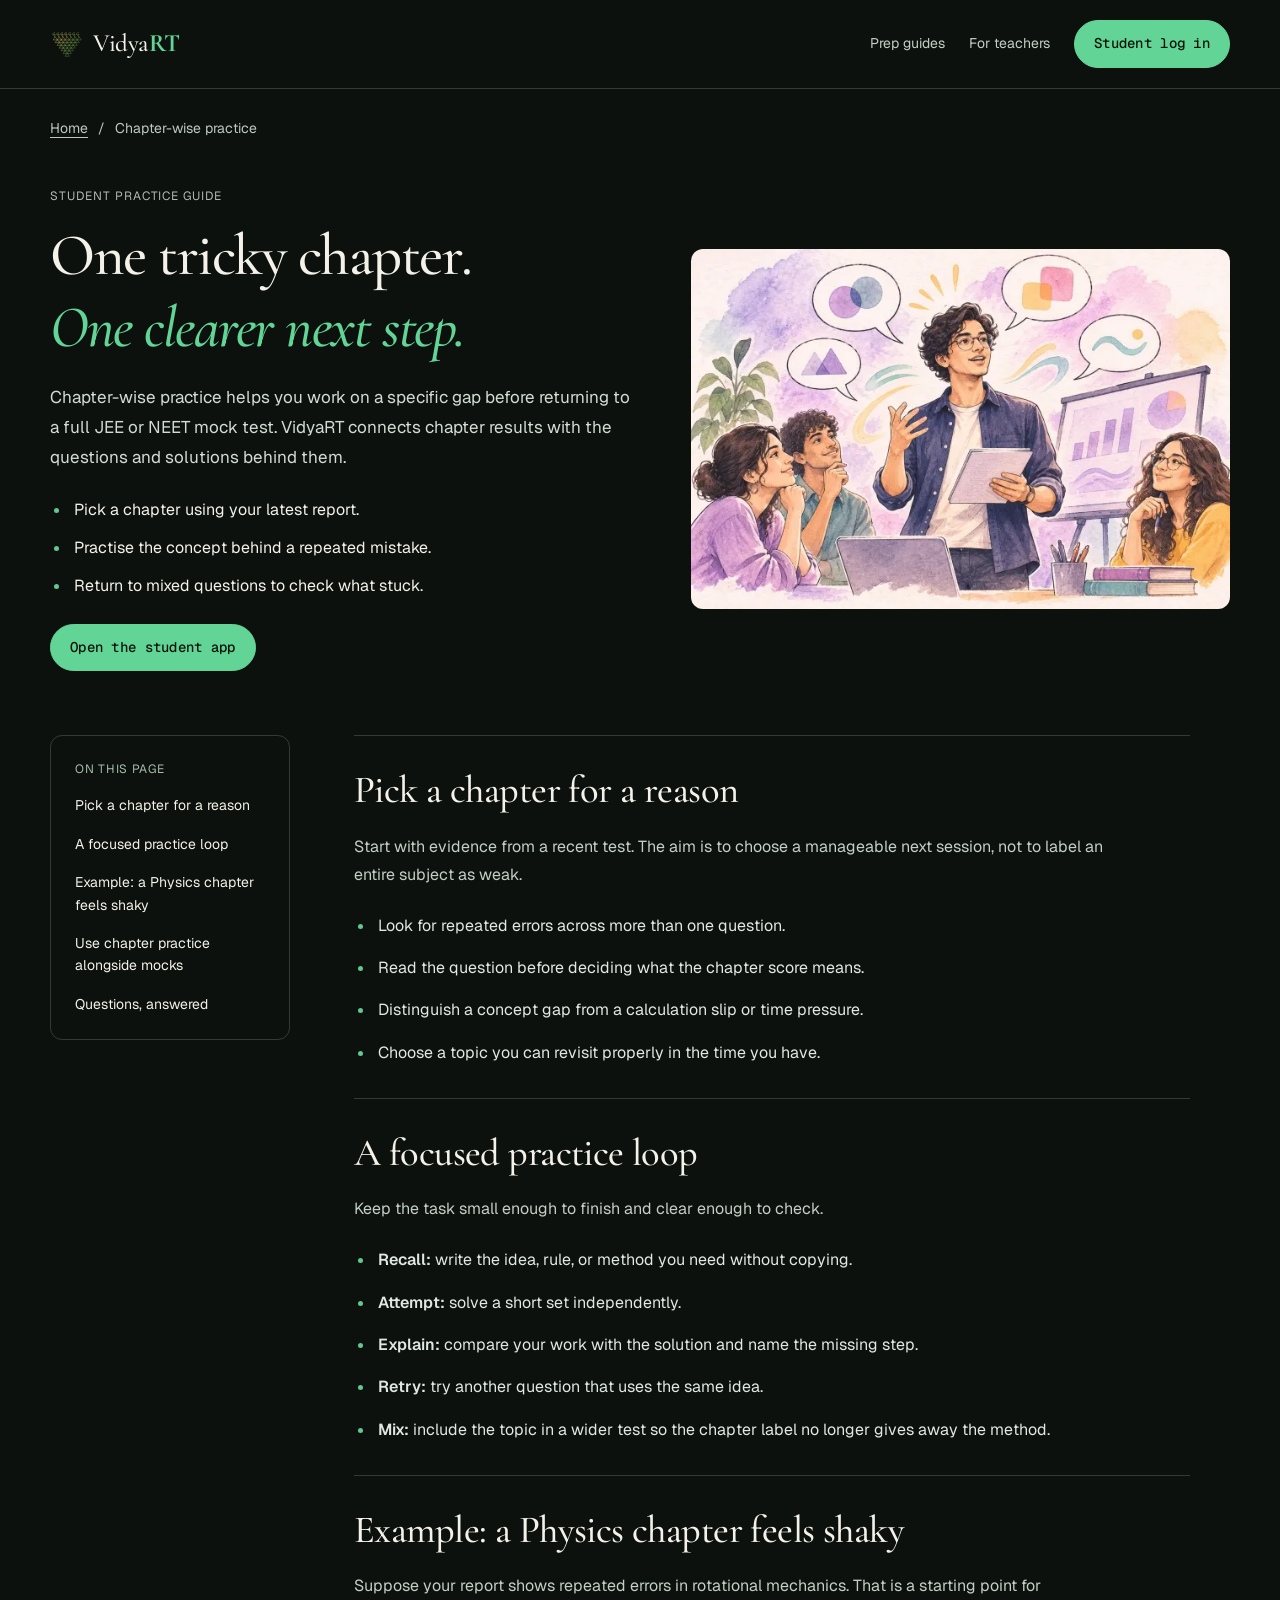
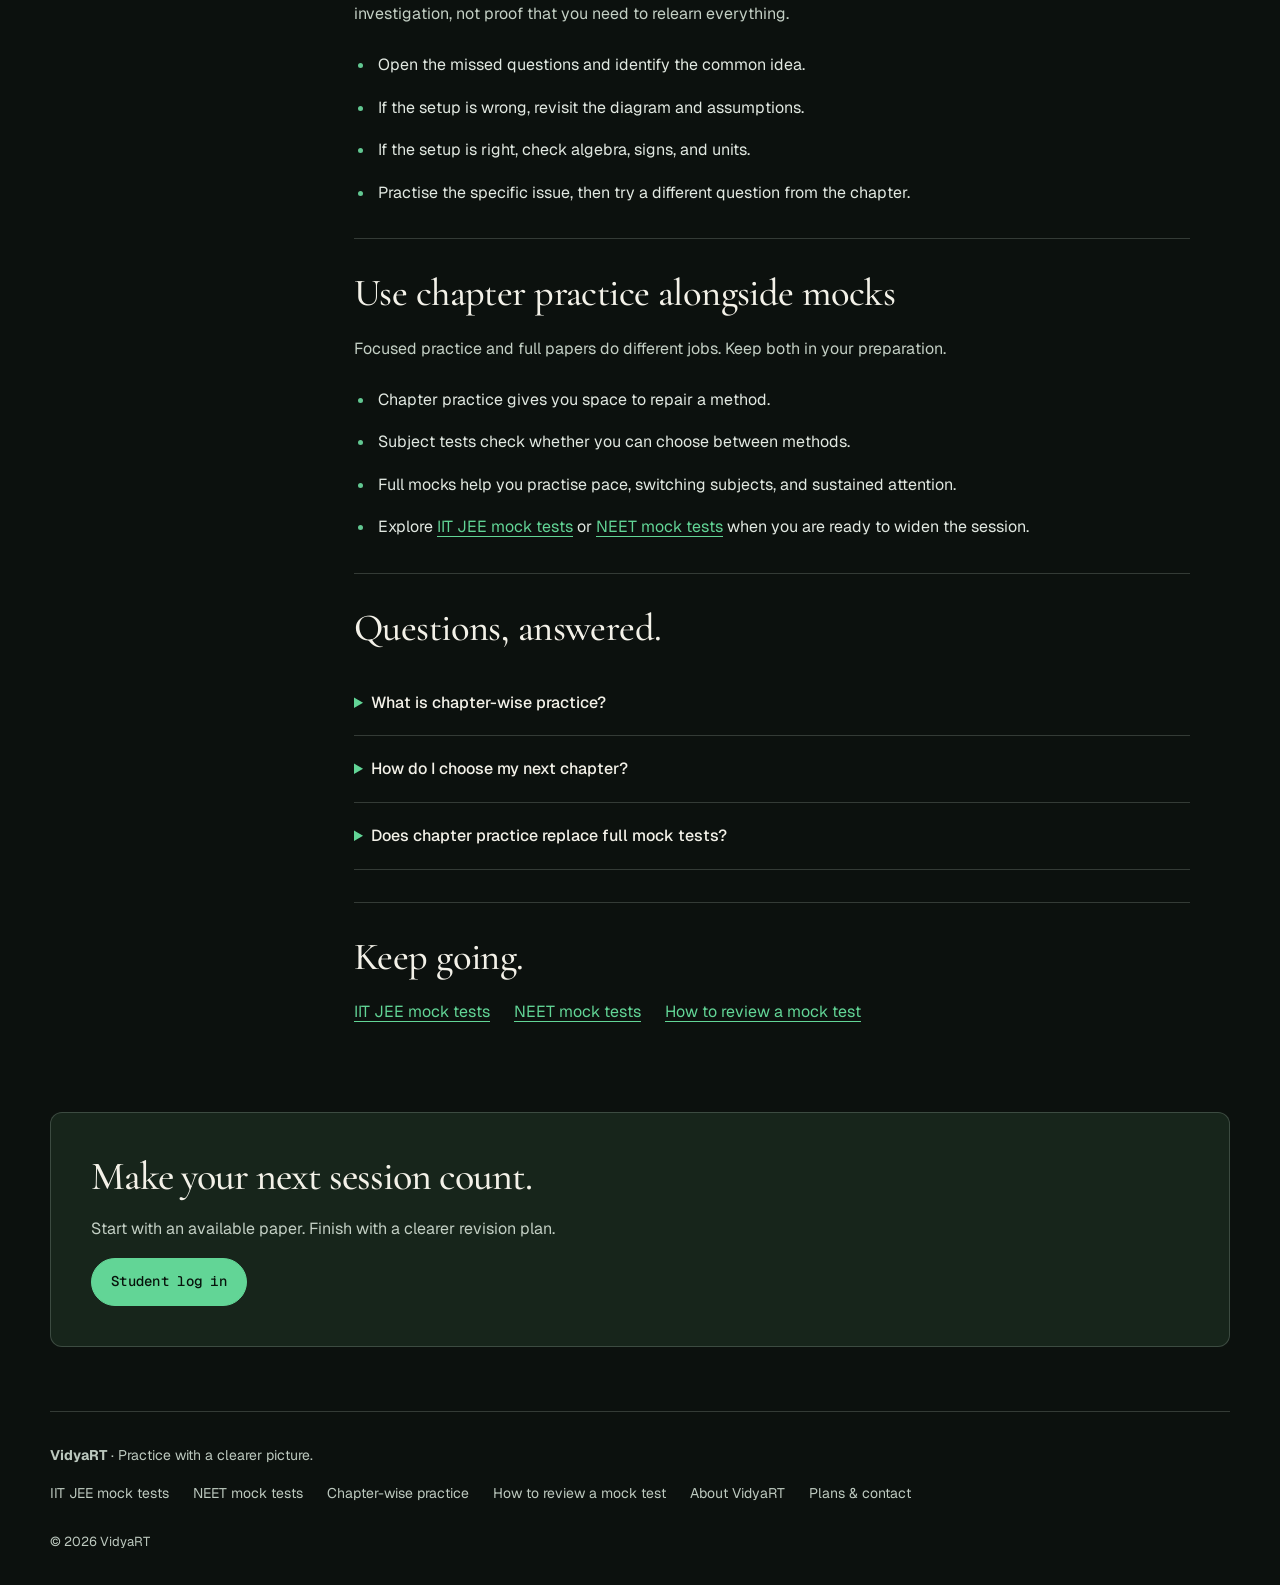
<file: chapter-wise-practice.html>
<!DOCTYPE html>

<html lang="en-IN"><head>
<meta charset="utf-8"/>
<meta content="width=device-width, initial-scale=1" name="viewport"/>
<title>JEE &amp; NEET Chapter-wise Practice | VidyaRT</title>
<meta content="Turn weak chapters into focused practice for JEE and NEET. Review Physics, Chemistry, Maths and Biology concepts with worked solutions and chapter reports." name="description"/>
<meta content="#080a09" name="theme-color"/>
<link href="https://vidyart.info/chapter-wise-practice.html" rel="canonical"/>
<meta content="index, follow, max-image-preview:large, max-snippet:-1, max-video-preview:-1" name="robots"/>
<meta content="VidyaRT" name="author"/>
<meta content="JEE &amp; NEET Chapter-wise Practice | VidyaRT" property="og:title"/>
<meta content="Turn weak chapters into focused practice for JEE and NEET. Review Physics, Chemistry, Maths and Biology concepts with worked solutions and chapter reports." property="og:description"/>
<meta content="website" property="og:type"/>
<meta content="https://vidyart.info/chapter-wise-practice.html" property="og:url"/>
<meta content="VidyaRT" property="og:site_name"/>
<meta content="en_IN" property="og:locale"/>
<meta content="https://vidyart.info/images/sharing-ideas.jpg" property="og:image"/>
<meta content="summary_large_image" name="twitter:card"/>
<meta content="JEE &amp; NEET Chapter-wise Practice | VidyaRT" name="twitter:title"/>
<meta content="Turn weak chapters into focused practice for JEE and NEET. Review Physics, Chemistry, Maths and Biology concepts with worked solutions and chapter reports." name="twitter:description"/>
<meta content="https://vidyart.info/images/sharing-ideas.jpg" name="twitter:image"/>
<link href="brand-mark.svg" rel="icon" type="image/svg+xml"/>
<link href="site.webmanifest" rel="manifest"/>
<link href="brand/favicon.png" rel="alternate icon"/>
<link href="https://fonts.googleapis.com" rel="preconnect"/>
<link crossorigin="" href="https://fonts.gstatic.com" rel="preconnect"/>
<link href="https://fonts.googleapis.com/css2?family=Geist+Mono:wght@400;500;600&amp;family=Geist:wght@400;500;600;700&amp;family=Cormorant+Garamond:ital,wght@0,500;0,600;1,500;1,600&amp;display=swap" rel="stylesheet"/>
<link href="site.css" rel="stylesheet"/>
<link href="refinements.css" rel="stylesheet"/>
<meta content="Students discuss ideas and explain a concept to one another" property="og:image:alt"/>
<meta content="Students discuss ideas and explain a concept to one another" name="twitter:image:alt"/>
<link href="scan.css" rel="stylesheet"/><link href="discover.css" rel="stylesheet"/><script type="application/ld+json">{"@context": "https://schema.org", "@graph": [{"@type": "Organization", "@id": "https://vidyart.com/#organization", "name": "VidyaRT", "url": "https://vidyart.com/", "logo": "https://vidyart.com/logo-mark.png"}, {"@type": "WebSite", "@id": "https://vidyart.info/#website", "url": "https://vidyart.info/", "name": "VidyaRT", "alternateName": "VidyaRT for Students", "inLanguage": "en-IN", "publisher": {"@id": "https://vidyart.com/#organization"}}, {"@type": "WebPage", "@id": "https://vidyart.info/chapter-wise-practice.html#webpage", "url": "https://vidyart.info/chapter-wise-practice.html", "name": "JEE & NEET Chapter-wise Practice | VidyaRT", "description": "Turn weak chapters into focused practice for JEE and NEET. Review Physics, Chemistry, Maths and Biology concepts with worked solutions and chapter reports.", "inLanguage": "en-IN", "isPartOf": {"@id": "https://vidyart.info/#website"}, "about": {"@id": "https://vidyart.info/#application"}}, {"@type": "WebApplication", "@id": "https://vidyart.info/#application", "name": "VidyaRT for Students", "url": "https://app.vidyart.online/", "applicationCategory": "EducationalApplication", "operatingSystem": "Web browser", "description": "JEE and NEET mock tests, chapter practice, worked solutions, and performance reports.", "publisher": {"@id": "https://vidyart.com/#organization"}}, {"@type": "FAQPage", "@id": "https://vidyart.info/chapter-wise-practice.html#questions", "isPartOf": {"@id": "https://vidyart.info/chapter-wise-practice.html#webpage"}, "mainEntity": [{"@type": "Question", "name": "What is chapter-wise practice?", "acceptedAnswer": {"@type": "Answer", "text": "It is a focused practice session built around one chapter or topic. It helps you revisit a specific gap before attempting a wider subject paper or full mock."}}, {"@type": "Question", "name": "How do I choose my next chapter?", "acceptedAnswer": {"@type": "Answer", "text": "Use your latest report, then inspect the individual questions. Prioritise a repeated misunderstanding you can work on, rather than choosing only by the lowest percentage."}}, {"@type": "Question", "name": "Does chapter practice replace full mock tests?", "acceptedAnswer": {"@type": "Answer", "text": "No. Chapter practice focuses on understanding a topic. Full mocks also help you practise pacing, subject switching, and stamina."}}]}, {"@type": "BreadcrumbList", "@id": "https://vidyart.info/chapter-wise-practice.html#breadcrumb", "itemListElement": [{"@type": "ListItem", "position": 1, "name": "VidyaRT Student", "item": "https://vidyart.info/"}, {"@type": "ListItem", "position": 2, "name": "Chapter-wise practice", "item": "https://vidyart.info/chapter-wise-practice.html"}]}]}</script><meta content="1536" property="og:image:width"/><meta content="1024" property="og:image:height"/><meta content="image/jpeg" property="og:image:type"/></head><body class="student-site guide-page"><a class="skip-link" href="#main-content">Skip to content</a><header class="guide-header"><div class="wrap"><a aria-label="VidyaRT home" class="brand" href="./"><img alt="" class="brand-icon" height="38" src="vidyart-logo.svg" width="34"/><span class="brand-name">Vidya<em>RT</em></span></a><nav aria-label="Main navigation"><a href="./#explore">Prep guides</a><a href="https://vidyart.com/">For teachers</a><a class="button" href="https://app.vidyart.online/">Student log in</a></nav></div></header><main class="wrap" id="main-content"><nav aria-label="Breadcrumb" class="breadcrumbs"><a href="./">Home</a><span aria-hidden="true">/</span><span aria-current="page">Chapter-wise practice</span></nav><section class="guide-hero"><div><p class="eyebrow">STUDENT PRACTICE GUIDE</p><h1>One tricky chapter.<em>One clearer next step.</em></h1><p class="guide-lead">Chapter-wise practice helps you work on a specific gap before returning to a full JEE or NEET mock test. VidyaRT connects chapter results with the questions and solutions behind them.</p><ul class="scan-list"><li>Pick a chapter using your latest report.</li><li>Practise the concept behind a repeated mistake.</li><li>Return to mixed questions to check what stuck.</li></ul><a class="button" href="https://app.vidyart.online/">Open the student app</a></div><figure><img alt="Students discuss ideas and explain a concept to one another" decoding="async" fetchpriority="high" height="854" loading="eager" sizes="(max-width: 900px) calc(100vw - 32px), 580px" src="images/sharing-ideas.webp" srcset="images/sharing-ideas-640.webp 640w, images/sharing-ideas.webp 1280w" width="1280"/></figure></section><div class="guide-layout"><aside class="guide-toc"><p>ON THIS PAGE</p><nav aria-label="On this page"><a href="#pick">Pick a chapter for a reason</a><a href="#loop">A focused practice loop</a><a href="#example">Example: a Physics chapter feels shaky</a><a href="#balance">Use chapter practice alongside mocks</a><a href="#questions">Questions, answered</a></nav></aside><article class="guide-content"><section class="guide-section" id="pick"><h2>Pick a chapter for a reason</h2><p>Start with evidence from a recent test. The aim is to choose a manageable next session, not to label an entire subject as weak.</p><ul class="scan-list"><li>Look for repeated errors across more than one question.</li><li>Read the question before deciding what the chapter score means.</li><li>Distinguish a concept gap from a calculation slip or time pressure.</li><li>Choose a topic you can revisit properly in the time you have.</li></ul></section><section class="guide-section" id="loop"><h2>A focused practice loop</h2><p>Keep the task small enough to finish and clear enough to check.</p><ul class="scan-list"><li><strong>Recall:</strong> write the idea, rule, or method you need without copying.</li><li><strong>Attempt:</strong> solve a short set independently.</li><li><strong>Explain:</strong> compare your work with the solution and name the missing step.</li><li><strong>Retry:</strong> try another question that uses the same idea.</li><li><strong>Mix:</strong> include the topic in a wider test so the chapter label no longer gives away the method.</li></ul></section><section class="guide-section" id="example"><h2>Example: a Physics chapter feels shaky</h2><p>Suppose your report shows repeated errors in rotational mechanics. That is a starting point for investigation, not proof that you need to relearn everything.</p><ul class="scan-list"><li>Open the missed questions and identify the common idea.</li><li>If the setup is wrong, revisit the diagram and assumptions.</li><li>If the setup is right, check algebra, signs, and units.</li><li>Practise the specific issue, then try a different question from the chapter.</li></ul></section><section class="guide-section" id="balance"><h2>Use chapter practice alongside mocks</h2><p>Focused practice and full papers do different jobs. Keep both in your preparation.</p><ul class="scan-list"><li>Chapter practice gives you space to repair a method.</li><li>Subject tests check whether you can choose between methods.</li><li>Full mocks help you practise pace, switching subjects, and sustained attention.</li><li>Explore <a href="jee-mock-tests.html">IIT JEE mock tests</a> or <a href="neet-mock-tests.html">NEET mock tests</a> when you are ready to widen the session.</li></ul></section><section class="guide-section guide-faq" id="questions"><h2>Questions, answered.</h2><details><summary>What is chapter-wise practice?</summary><p>It is a focused practice session built around one chapter or topic. It helps you revisit a specific gap before attempting a wider subject paper or full mock.</p></details><details><summary>How do I choose my next chapter?</summary><p>Use your latest report, then inspect the individual questions. Prioritise a repeated misunderstanding you can work on, rather than choosing only by the lowest percentage.</p></details><details><summary>Does chapter practice replace full mock tests?</summary><p>No. Chapter practice focuses on understanding a topic. Full mocks also help you practise pacing, subject switching, and stamina.</p></details></section><section class="guide-section"><h2>Keep going.</h2><nav aria-label="Related guides" class="related-links"><a href="jee-mock-tests.html">IIT JEE mock tests</a><a href="neet-mock-tests.html">NEET mock tests</a><a href="how-to-analyse-mock-tests.html">How to review a mock test</a></nav></section></article></div><section class="guide-cta"><h2>Make your next session count.</h2><p>Start with an available paper. Finish with a clearer revision plan.</p><a class="button" href="https://app.vidyart.online/">Student log in</a></section></main><footer class="guide-footer wrap"><p><strong>VidyaRT</strong> · Practice with a clearer picture.</p><nav aria-label="Footer navigation"><a href="jee-mock-tests.html">IIT JEE mock tests</a><a href="neet-mock-tests.html">NEET mock tests</a><a href="chapter-wise-practice.html">Chapter-wise practice</a><a href="how-to-analyse-mock-tests.html">How to review a mock test</a><a href="https://vidyart.com/about.html">About VidyaRT</a><a href="https://vidyart.com/plans.html">Plans &amp; contact</a></nav><small>© 2026 VidyaRT</small></footer>
<script src="/vidyart-analytics.js" defer></script>
</body></html>
</file>
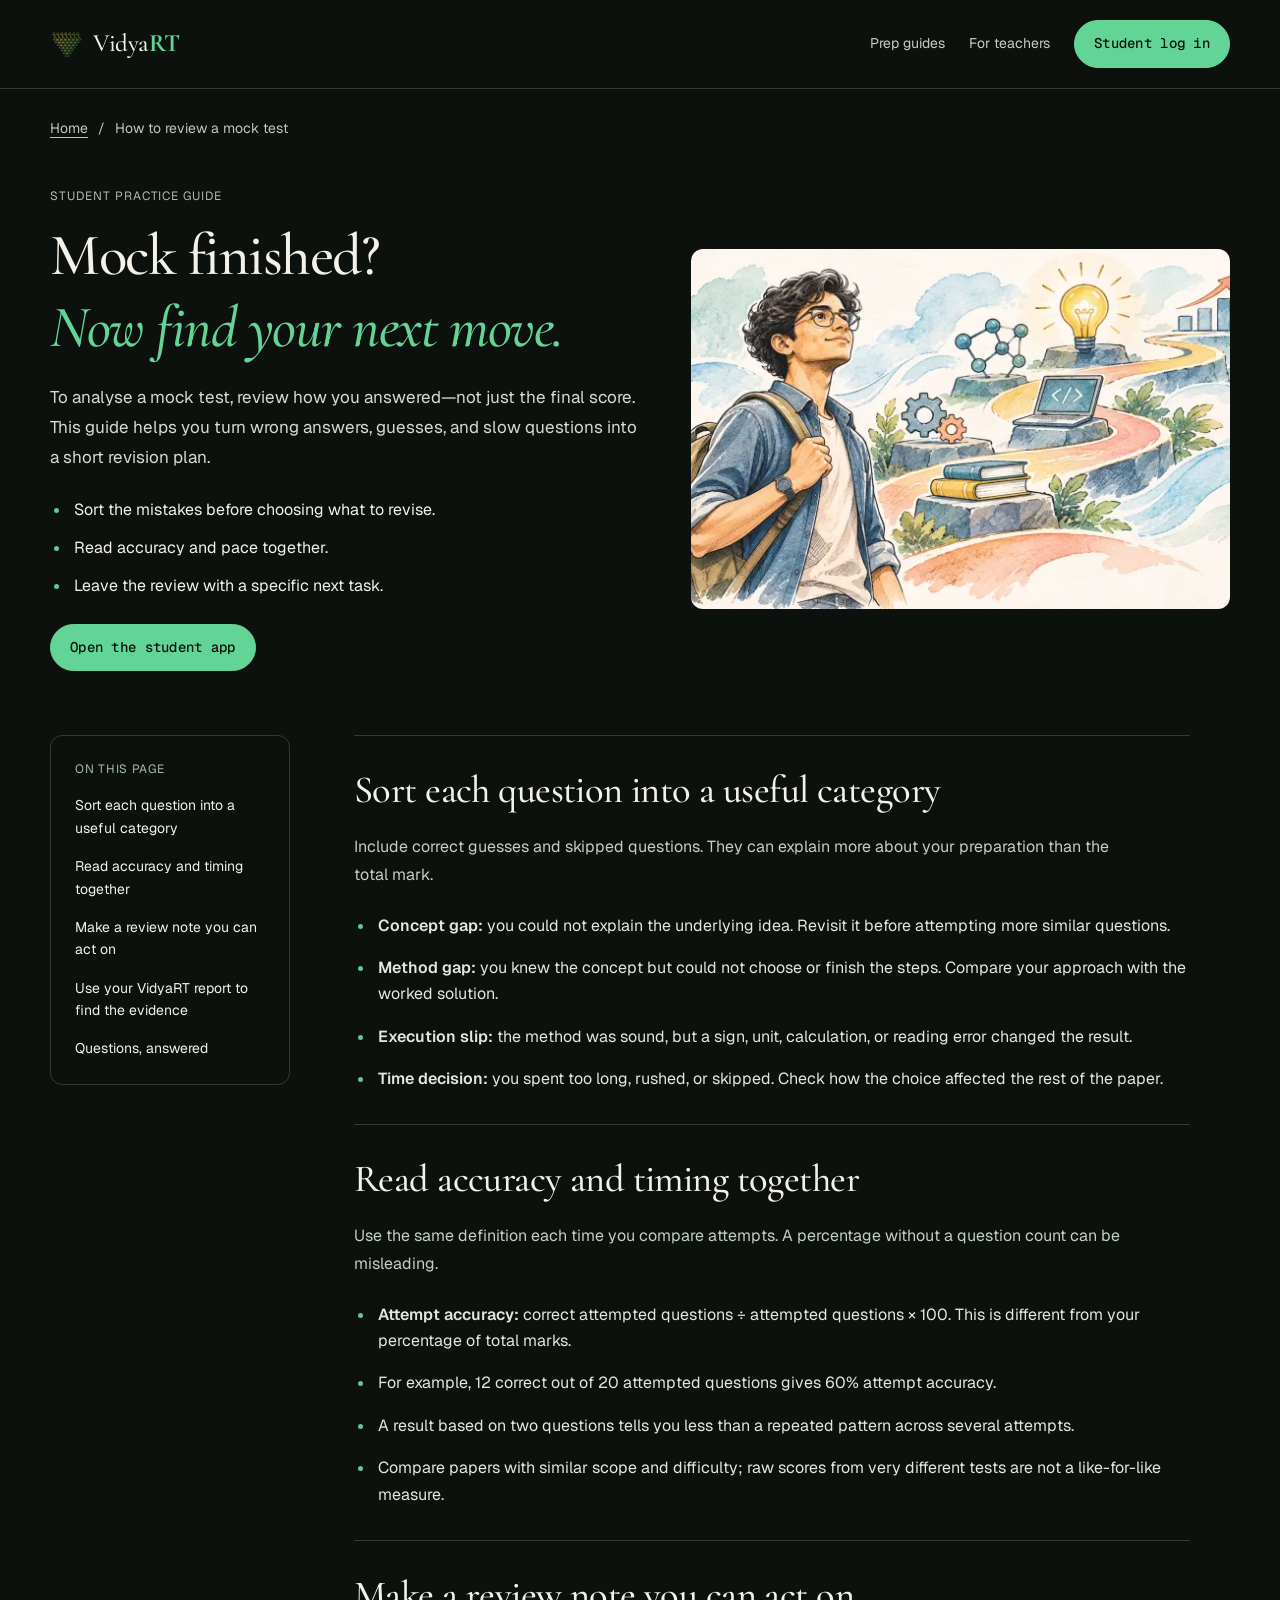
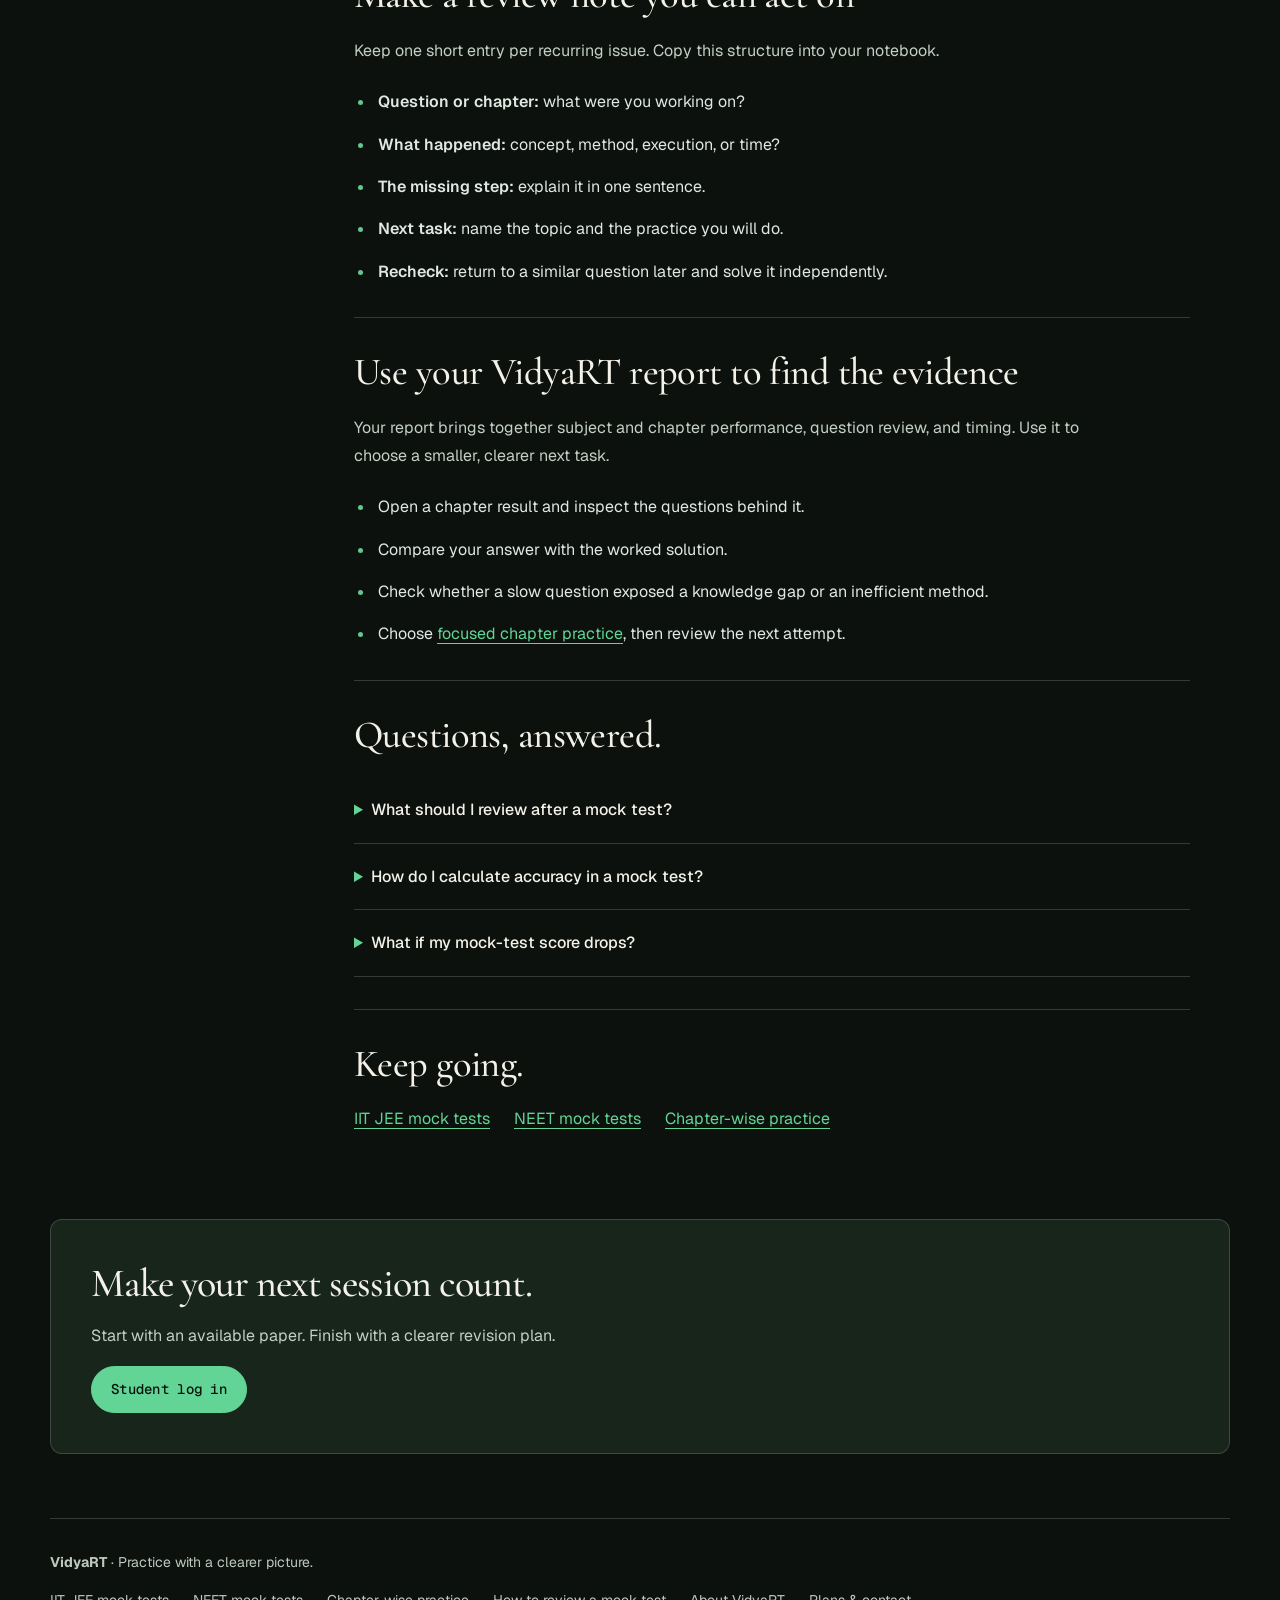
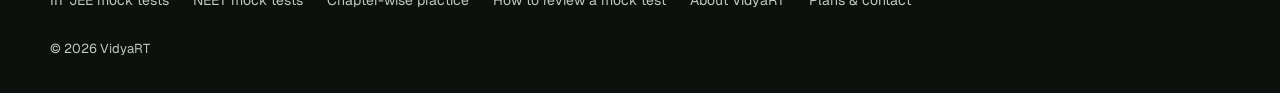
<file: how-to-analyse-mock-tests.html>
<!DOCTYPE html>

<html lang="en-IN"><head>
<meta charset="utf-8"/>
<meta content="width=device-width, initial-scale=1" name="viewport"/>
<title>How to Analyse JEE &amp; NEET Mock Tests | VidyaRT</title>
<meta content="A practical mock-test analysis guide for JEE and NEET: sort mistakes, review accuracy and timing, and turn your report into a focused revision plan." name="description"/>
<meta content="#080a09" name="theme-color"/>
<link href="https://vidyart.info/how-to-analyse-mock-tests.html" rel="canonical"/>
<meta content="index, follow, max-image-preview:large, max-snippet:-1, max-video-preview:-1" name="robots"/>
<meta content="VidyaRT" name="author"/>
<meta content="How to Analyse JEE &amp; NEET Mock Tests | VidyaRT" property="og:title"/>
<meta content="A practical mock-test analysis guide for JEE and NEET: sort mistakes, review accuracy and timing, and turn your report into a focused revision plan." property="og:description"/>
<meta content="website" property="og:type"/>
<meta content="https://vidyart.info/how-to-analyse-mock-tests.html" property="og:url"/>
<meta content="VidyaRT" property="og:site_name"/>
<meta content="en_IN" property="og:locale"/>
<meta content="https://vidyart.info/images/next-opportunity.jpg" property="og:image"/>
<meta content="summary_large_image" name="twitter:card"/>
<meta content="How to Analyse JEE &amp; NEET Mock Tests | VidyaRT" name="twitter:title"/>
<meta content="A practical mock-test analysis guide for JEE and NEET: sort mistakes, review accuracy and timing, and turn your report into a focused revision plan." name="twitter:description"/>
<meta content="https://vidyart.info/images/next-opportunity.jpg" name="twitter:image"/>
<link href="brand-mark.svg" rel="icon" type="image/svg+xml"/>
<link href="site.webmanifest" rel="manifest"/>
<link href="brand/favicon.png" rel="alternate icon"/>
<link href="https://fonts.googleapis.com" rel="preconnect"/>
<link crossorigin="" href="https://fonts.gstatic.com" rel="preconnect"/>
<link href="https://fonts.googleapis.com/css2?family=Geist+Mono:wght@400;500;600&amp;family=Geist:wght@400;500;600;700&amp;family=Cormorant+Garamond:ital,wght@0,500;0,600;1,500;1,600&amp;display=swap" rel="stylesheet"/>
<link href="site.css" rel="stylesheet"/>
<link href="refinements.css" rel="stylesheet"/>
<meta content="A student follows a learning path from books to new opportunities" property="og:image:alt"/>
<meta content="A student follows a learning path from books to new opportunities" name="twitter:image:alt"/>
<link href="scan.css" rel="stylesheet"/><link href="discover.css" rel="stylesheet"/><script type="application/ld+json">{"@context": "https://schema.org", "@graph": [{"@type": "Organization", "@id": "https://vidyart.com/#organization", "name": "VidyaRT", "url": "https://vidyart.com/", "logo": "https://vidyart.com/logo-mark.png"}, {"@type": "WebSite", "@id": "https://vidyart.info/#website", "url": "https://vidyart.info/", "name": "VidyaRT", "alternateName": "VidyaRT for Students", "inLanguage": "en-IN", "publisher": {"@id": "https://vidyart.com/#organization"}}, {"@type": "WebPage", "@id": "https://vidyart.info/how-to-analyse-mock-tests.html#webpage", "url": "https://vidyart.info/how-to-analyse-mock-tests.html", "name": "How to Analyse JEE & NEET Mock Tests | VidyaRT", "description": "A practical mock-test analysis guide for JEE and NEET: sort mistakes, review accuracy and timing, and turn your report into a focused revision plan.", "inLanguage": "en-IN", "isPartOf": {"@id": "https://vidyart.info/#website"}, "about": {"@id": "https://vidyart.info/#application"}}, {"@type": "WebApplication", "@id": "https://vidyart.info/#application", "name": "VidyaRT for Students", "url": "https://app.vidyart.online/", "applicationCategory": "EducationalApplication", "operatingSystem": "Web browser", "description": "JEE and NEET mock tests, chapter practice, worked solutions, and performance reports.", "publisher": {"@id": "https://vidyart.com/#organization"}}, {"@type": "FAQPage", "@id": "https://vidyart.info/how-to-analyse-mock-tests.html#questions", "isPartOf": {"@id": "https://vidyart.info/how-to-analyse-mock-tests.html#webpage"}, "mainEntity": [{"@type": "Question", "name": "What should I review after a mock test?", "acceptedAnswer": {"@type": "Answer", "text": "Review wrong answers, skipped questions, correct guesses, and questions that took longer than expected. Look for repeated concept, method, execution, or timing issues."}}, {"@type": "Question", "name": "How do I calculate accuracy in a mock test?", "acceptedAnswer": {"@type": "Answer", "text": "For attempt accuracy, divide correct attempted questions by all attempted questions and multiply by 100. For example, 12 correct out of 20 attempted is 60%. Your exam score may use a different marking scheme."}}, {"@type": "Question", "name": "What if my mock-test score drops?", "acceptedAnswer": {"@type": "Answer", "text": "Check the paper’s scope, difficulty, question count, and marking rules before comparing totals. Review the questions to see whether the change reflects a repeated gap or a different test."}}]}, {"@type": "BreadcrumbList", "@id": "https://vidyart.info/how-to-analyse-mock-tests.html#breadcrumb", "itemListElement": [{"@type": "ListItem", "position": 1, "name": "VidyaRT Student", "item": "https://vidyart.info/"}, {"@type": "ListItem", "position": 2, "name": "How to review a mock test", "item": "https://vidyart.info/how-to-analyse-mock-tests.html"}]}]}</script><meta content="1659" property="og:image:width"/><meta content="948" property="og:image:height"/><meta content="image/jpeg" property="og:image:type"/></head><body class="student-site guide-page"><a class="skip-link" href="#main-content">Skip to content</a><header class="guide-header"><div class="wrap"><a aria-label="VidyaRT home" class="brand" href="./"><img alt="" class="brand-icon" height="38" src="vidyart-logo.svg" width="34"/><span class="brand-name">Vidya<em>RT</em></span></a><nav aria-label="Main navigation"><a href="./#explore">Prep guides</a><a href="https://vidyart.com/">For teachers</a><a class="button" href="https://app.vidyart.online/">Student log in</a></nav></div></header><main class="wrap" id="main-content"><nav aria-label="Breadcrumb" class="breadcrumbs"><a href="./">Home</a><span aria-hidden="true">/</span><span aria-current="page">How to review a mock test</span></nav><section class="guide-hero"><div><p class="eyebrow">STUDENT PRACTICE GUIDE</p><h1>Mock finished?<em>Now find your next move.</em></h1><p class="guide-lead">To analyse a mock test, review how you answered—not just the final score. This guide helps you turn wrong answers, guesses, and slow questions into a short revision plan.</p><ul class="scan-list"><li>Sort the mistakes before choosing what to revise.</li><li>Read accuracy and pace together.</li><li>Leave the review with a specific next task.</li></ul><a class="button" href="https://app.vidyart.online/">Open the student app</a></div><figure><img alt="A student follows a learning path from books to new opportunities" decoding="async" fetchpriority="high" height="732" loading="eager" sizes="(max-width: 900px) calc(100vw - 32px), 580px" src="images/next-opportunity.webp" srcset="images/next-opportunity-640.webp 640w, images/next-opportunity.webp 1280w" width="1280"/></figure></section><div class="guide-layout"><aside class="guide-toc"><p>ON THIS PAGE</p><nav aria-label="On this page"><a href="#sort">Sort each question into a useful category</a><a href="#metrics">Read accuracy and timing together</a><a href="#notes">Make a review note you can act on</a><a href="#report">Use your VidyaRT report to find the evidence</a><a href="#questions">Questions, answered</a></nav></aside><article class="guide-content"><section class="guide-section" id="sort"><h2>Sort each question into a useful category</h2><p>Include correct guesses and skipped questions. They can explain more about your preparation than the total mark.</p><ul class="scan-list"><li><strong>Concept gap:</strong> you could not explain the underlying idea. Revisit it before attempting more similar questions.</li><li><strong>Method gap:</strong> you knew the concept but could not choose or finish the steps. Compare your approach with the worked solution.</li><li><strong>Execution slip:</strong> the method was sound, but a sign, unit, calculation, or reading error changed the result.</li><li><strong>Time decision:</strong> you spent too long, rushed, or skipped. Check how the choice affected the rest of the paper.</li></ul></section><section class="guide-section" id="metrics"><h2>Read accuracy and timing together</h2><p>Use the same definition each time you compare attempts. A percentage without a question count can be misleading.</p><ul class="scan-list"><li><strong>Attempt accuracy:</strong> correct attempted questions ÷ attempted questions × 100. This is different from your percentage of total marks.</li><li>For example, 12 correct out of 20 attempted questions gives 60% attempt accuracy.</li><li>A result based on two questions tells you less than a repeated pattern across several attempts.</li><li>Compare papers with similar scope and difficulty; raw scores from very different tests are not a like-for-like measure.</li></ul></section><section class="guide-section" id="notes"><h2>Make a review note you can act on</h2><p>Keep one short entry per recurring issue. Copy this structure into your notebook.</p><ul class="scan-list"><li><strong>Question or chapter:</strong> what were you working on?</li><li><strong>What happened:</strong> concept, method, execution, or time?</li><li><strong>The missing step:</strong> explain it in one sentence.</li><li><strong>Next task:</strong> name the topic and the practice you will do.</li><li><strong>Recheck:</strong> return to a similar question later and solve it independently.</li></ul></section><section class="guide-section" id="report"><h2>Use your VidyaRT report to find the evidence</h2><p>Your report brings together subject and chapter performance, question review, and timing. Use it to choose a smaller, clearer next task.</p><ul class="scan-list"><li>Open a chapter result and inspect the questions behind it.</li><li>Compare your answer with the worked solution.</li><li>Check whether a slow question exposed a knowledge gap or an inefficient method.</li><li>Choose <a href="chapter-wise-practice.html">focused chapter practice</a>, then review the next attempt.</li></ul></section><section class="guide-section guide-faq" id="questions"><h2>Questions, answered.</h2><details><summary>What should I review after a mock test?</summary><p>Review wrong answers, skipped questions, correct guesses, and questions that took longer than expected. Look for repeated concept, method, execution, or timing issues.</p></details><details><summary>How do I calculate accuracy in a mock test?</summary><p>For attempt accuracy, divide correct attempted questions by all attempted questions and multiply by 100. For example, 12 correct out of 20 attempted is 60%. Your exam score may use a different marking scheme.</p></details><details><summary>What if my mock-test score drops?</summary><p>Check the paper’s scope, difficulty, question count, and marking rules before comparing totals. Review the questions to see whether the change reflects a repeated gap or a different test.</p></details></section><section class="guide-section"><h2>Keep going.</h2><nav aria-label="Related guides" class="related-links"><a href="jee-mock-tests.html">IIT JEE mock tests</a><a href="neet-mock-tests.html">NEET mock tests</a><a href="chapter-wise-practice.html">Chapter-wise practice</a></nav></section></article></div><section class="guide-cta"><h2>Make your next session count.</h2><p>Start with an available paper. Finish with a clearer revision plan.</p><a class="button" href="https://app.vidyart.online/">Student log in</a></section></main><footer class="guide-footer wrap"><p><strong>VidyaRT</strong> · Practice with a clearer picture.</p><nav aria-label="Footer navigation"><a href="jee-mock-tests.html">IIT JEE mock tests</a><a href="neet-mock-tests.html">NEET mock tests</a><a href="chapter-wise-practice.html">Chapter-wise practice</a><a href="how-to-analyse-mock-tests.html">How to review a mock test</a><a href="https://vidyart.com/about.html">About VidyaRT</a><a href="https://vidyart.com/plans.html">Plans &amp; contact</a></nav><small>© 2026 VidyaRT</small></footer>
<script src="/vidyart-analytics.js" defer></script>
</body></html>
</file>
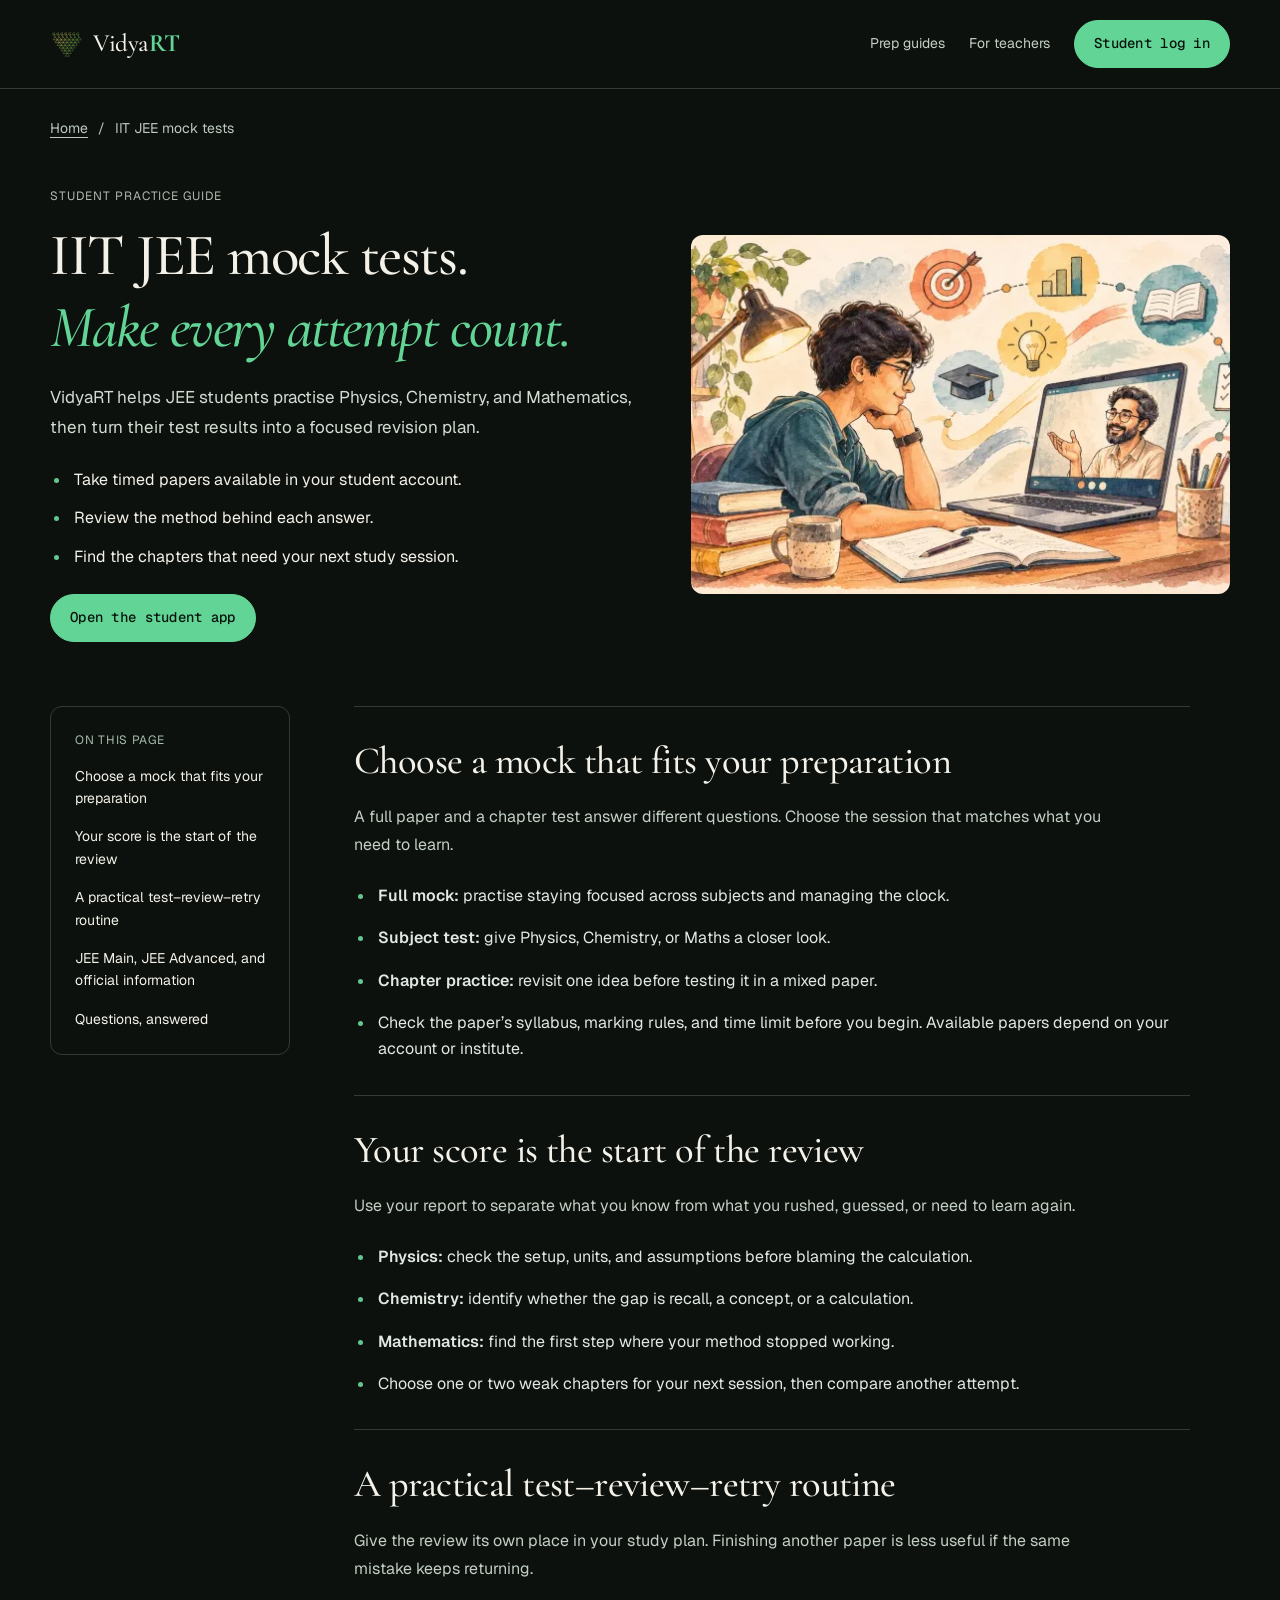
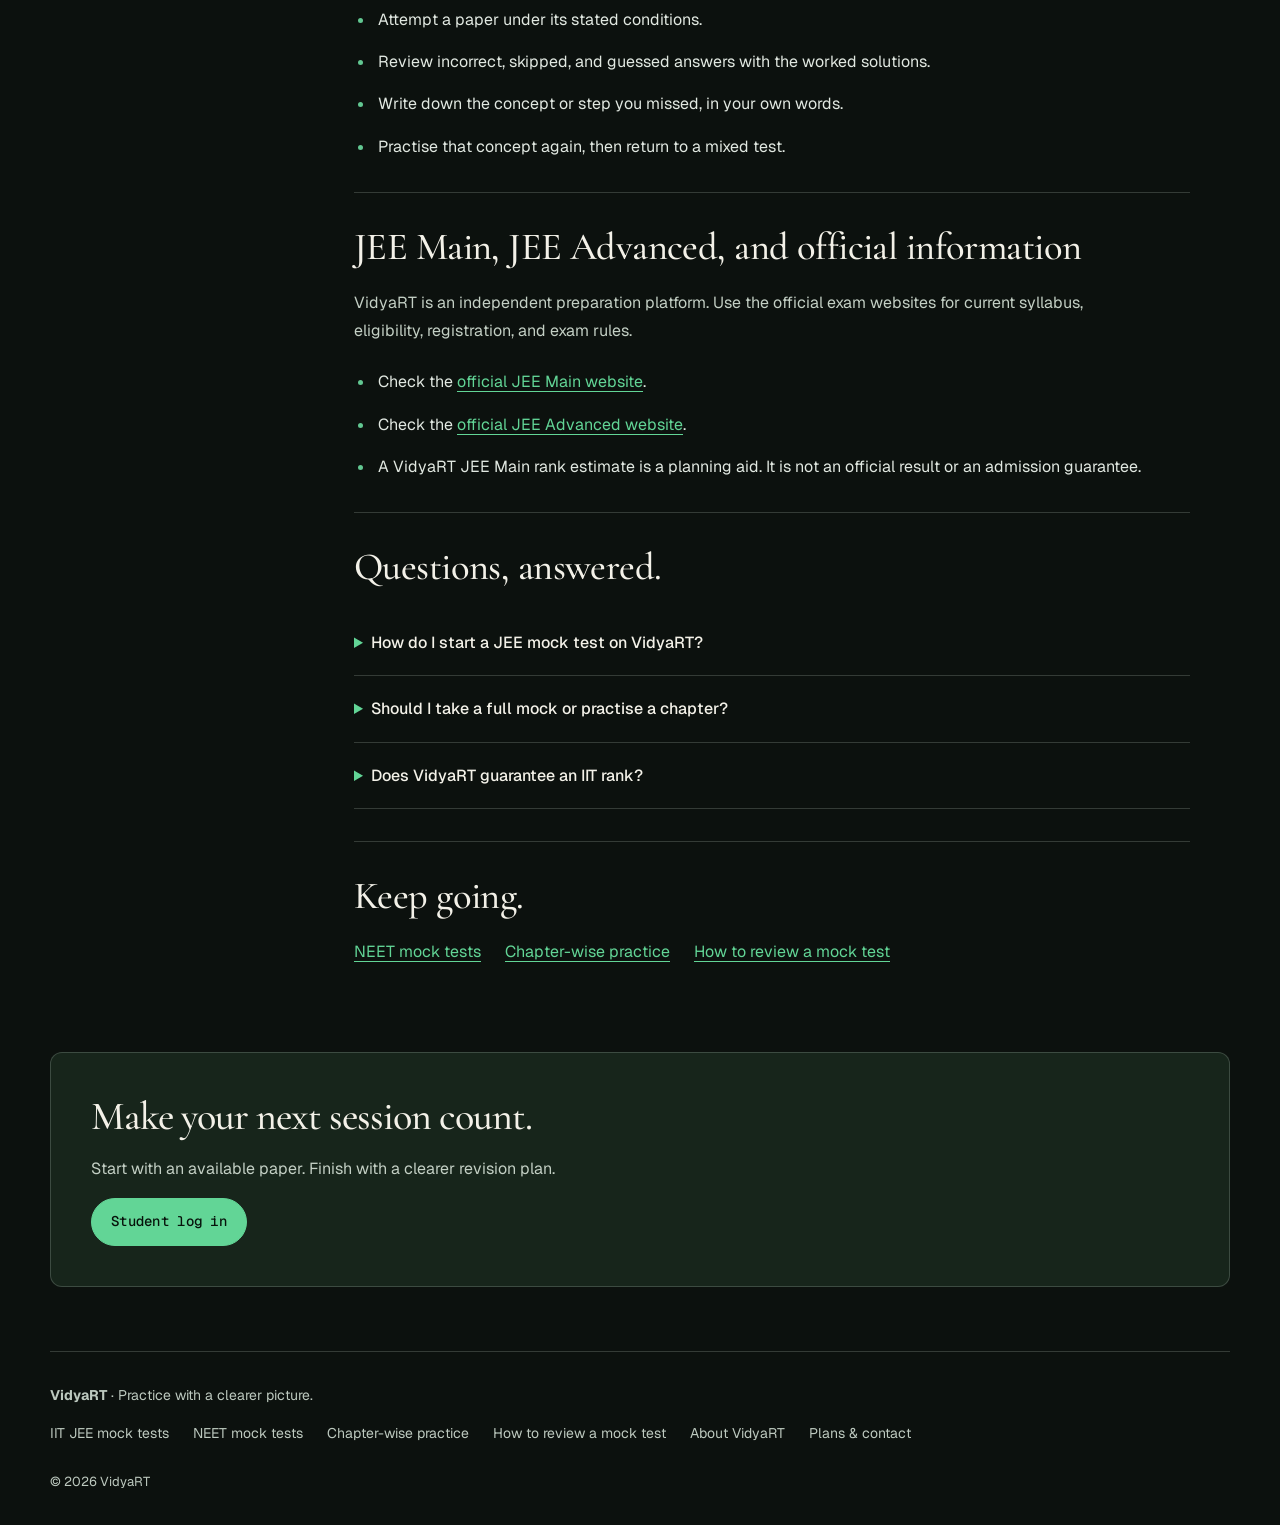
<file: jee-mock-tests.html>
<!DOCTYPE html>

<html lang="en-IN"><head>
<meta charset="utf-8"/>
<meta content="width=device-width, initial-scale=1" name="viewport"/>
<title>IIT JEE Mock Tests &amp; Chapter Practice | VidyaRT</title>
<meta content="Prepare for IIT JEE with timed mock tests, Physics, Chemistry and Maths practice, worked solutions, and reports that help you choose what to revise next." name="description"/>
<meta content="#080a09" name="theme-color"/>
<link href="https://vidyart.info/jee-mock-tests.html" rel="canonical"/>
<meta content="index, follow, max-image-preview:large, max-snippet:-1, max-video-preview:-1" name="robots"/>
<meta content="VidyaRT" name="author"/>
<meta content="IIT JEE Mock Tests &amp; Chapter Practice | VidyaRT" property="og:title"/>
<meta content="Prepare for IIT JEE with timed mock tests, Physics, Chemistry and Maths practice, worked solutions, and reports that help you choose what to revise next." property="og:description"/>
<meta content="website" property="og:type"/>
<meta content="https://vidyart.info/jee-mock-tests.html" property="og:url"/>
<meta content="VidyaRT" property="og:site_name"/>
<meta content="en_IN" property="og:locale"/>
<meta content="https://vidyart.info/images/online-learning.jpg" property="og:image"/>
<meta content="summary_large_image" name="twitter:card"/>
<meta content="IIT JEE Mock Tests &amp; Chapter Practice | VidyaRT" name="twitter:title"/>
<meta content="Prepare for IIT JEE with timed mock tests, Physics, Chemistry and Maths practice, worked solutions, and reports that help you choose what to revise next." name="twitter:description"/>
<meta content="https://vidyart.info/images/online-learning.jpg" name="twitter:image"/>
<link href="brand-mark.svg" rel="icon" type="image/svg+xml"/>
<link href="site.webmanifest" rel="manifest"/>
<link href="brand/favicon.png" rel="alternate icon"/>
<link href="https://fonts.googleapis.com" rel="preconnect"/>
<link crossorigin="" href="https://fonts.gstatic.com" rel="preconnect"/>
<link href="https://fonts.googleapis.com/css2?family=Geist+Mono:wght@400;500;600&amp;family=Geist:wght@400;500;600;700&amp;family=Cormorant+Garamond:ital,wght@0,500;0,600;1,500;1,600&amp;display=swap" rel="stylesheet"/>
<link href="site.css" rel="stylesheet"/>
<link href="refinements.css" rel="stylesheet"/>
<meta content="A student studies online with a teacher and tracks learning goals" property="og:image:alt"/>
<meta content="A student studies online with a teacher and tracks learning goals" name="twitter:image:alt"/>
<link href="scan.css" rel="stylesheet"/><link href="discover.css" rel="stylesheet"/><script type="application/ld+json">{"@context": "https://schema.org", "@graph": [{"@type": "Organization", "@id": "https://vidyart.com/#organization", "name": "VidyaRT", "url": "https://vidyart.com/", "logo": "https://vidyart.com/logo-mark.png"}, {"@type": "WebSite", "@id": "https://vidyart.info/#website", "url": "https://vidyart.info/", "name": "VidyaRT", "alternateName": "VidyaRT for Students", "inLanguage": "en-IN", "publisher": {"@id": "https://vidyart.com/#organization"}}, {"@type": "WebPage", "@id": "https://vidyart.info/jee-mock-tests.html#webpage", "url": "https://vidyart.info/jee-mock-tests.html", "name": "IIT JEE Mock Tests & Chapter Practice | VidyaRT", "description": "Prepare for IIT JEE with timed mock tests, Physics, Chemistry and Maths practice, worked solutions, and reports that help you choose what to revise next.", "inLanguage": "en-IN", "isPartOf": {"@id": "https://vidyart.info/#website"}, "about": {"@id": "https://vidyart.info/#application"}}, {"@type": "WebApplication", "@id": "https://vidyart.info/#application", "name": "VidyaRT for Students", "url": "https://app.vidyart.online/", "applicationCategory": "EducationalApplication", "operatingSystem": "Web browser", "description": "JEE and NEET mock tests, chapter practice, worked solutions, and performance reports.", "publisher": {"@id": "https://vidyart.com/#organization"}}, {"@type": "FAQPage", "@id": "https://vidyart.info/jee-mock-tests.html#questions", "isPartOf": {"@id": "https://vidyart.info/jee-mock-tests.html#webpage"}, "mainEntity": [{"@type": "Question", "name": "How do I start a JEE mock test on VidyaRT?", "acceptedAnswer": {"@type": "Answer", "text": "Sign in to the student app and choose an available paper. Check its subjects, instructions, and timing before you start. Your available tests may depend on your institute or account."}}, {"@type": "Question", "name": "Should I take a full mock or practise a chapter?", "acceptedAnswer": {"@type": "Answer", "text": "Choose a full mock to work on overall pace and exam stamina. Choose chapter practice when you can name a specific concept or method that needs work."}}, {"@type": "Question", "name": "Does VidyaRT guarantee an IIT rank?", "acceptedAnswer": {"@type": "Answer", "text": "No. VidyaRT provides practice, solutions, and performance reports. Its JEE Main rank estimate does not guarantee an exam rank or admission."}}]}, {"@type": "BreadcrumbList", "@id": "https://vidyart.info/jee-mock-tests.html#breadcrumb", "itemListElement": [{"@type": "ListItem", "position": 1, "name": "VidyaRT Student", "item": "https://vidyart.info/"}, {"@type": "ListItem", "position": 2, "name": "IIT JEE mock tests", "item": "https://vidyart.info/jee-mock-tests.html"}]}]}</script><meta content="1672" property="og:image:width"/><meta content="941" property="og:image:height"/><meta content="image/jpeg" property="og:image:type"/></head><body class="student-site guide-page"><a class="skip-link" href="#main-content">Skip to content</a><header class="guide-header"><div class="wrap"><a aria-label="VidyaRT home" class="brand" href="./"><img alt="" class="brand-icon" height="38" src="vidyart-logo.svg" width="34"/><span class="brand-name">Vidya<em>RT</em></span></a><nav aria-label="Main navigation"><a href="./#explore">Prep guides</a><a href="https://vidyart.com/">For teachers</a><a class="button" href="https://app.vidyart.online/">Student log in</a></nav></div></header><main class="wrap" id="main-content"><nav aria-label="Breadcrumb" class="breadcrumbs"><a href="./">Home</a><span aria-hidden="true">/</span><span aria-current="page">IIT JEE mock tests</span></nav><section class="guide-hero"><div><p class="eyebrow">STUDENT PRACTICE GUIDE</p><h1>IIT JEE mock tests.<em>Make every attempt count.</em></h1><p class="guide-lead">VidyaRT helps JEE students practise Physics, Chemistry, and Mathematics, then turn their test results into a focused revision plan.</p><ul class="scan-list"><li>Take timed papers available in your student account.</li><li>Review the method behind each answer.</li><li>Find the chapters that need your next study session.</li></ul><a class="button" href="https://app.vidyart.online/">Open the student app</a></div><figure><img alt="A student studies online with a teacher and tracks learning goals" decoding="async" fetchpriority="high" height="721" loading="eager" sizes="(max-width: 900px) calc(100vw - 32px), 580px" src="images/online-learning.webp" srcset="images/online-learning-640.webp 640w, images/online-learning.webp 1280w" width="1280"/></figure></section><div class="guide-layout"><aside class="guide-toc"><p>ON THIS PAGE</p><nav aria-label="On this page"><a href="#choose">Choose a mock that fits your preparation</a><a href="#review">Your score is the start of the review</a><a href="#routine">A practical test–review–retry routine</a><a href="#official">JEE Main, JEE Advanced, and official information</a><a href="#questions">Questions, answered</a></nav></aside><article class="guide-content"><section class="guide-section" id="choose"><h2>Choose a mock that fits your preparation</h2><p>A full paper and a chapter test answer different questions. Choose the session that matches what you need to learn.</p><ul class="scan-list"><li><strong>Full mock:</strong> practise staying focused across subjects and managing the clock.</li><li><strong>Subject test:</strong> give Physics, Chemistry, or Maths a closer look.</li><li><strong>Chapter practice:</strong> revisit one idea before testing it in a mixed paper.</li><li>Check the paper’s syllabus, marking rules, and time limit before you begin. Available papers depend on your account or institute.</li></ul></section><section class="guide-section" id="review"><h2>Your score is the start of the review</h2><p>Use your report to separate what you know from what you rushed, guessed, or need to learn again.</p><ul class="scan-list"><li><strong>Physics:</strong> check the setup, units, and assumptions before blaming the calculation.</li><li><strong>Chemistry:</strong> identify whether the gap is recall, a concept, or a calculation.</li><li><strong>Mathematics:</strong> find the first step where your method stopped working.</li><li>Choose one or two weak chapters for your next session, then compare another attempt.</li></ul></section><section class="guide-section" id="routine"><h2>A practical test–review–retry routine</h2><p>Give the review its own place in your study plan. Finishing another paper is less useful if the same mistake keeps returning.</p><ul class="scan-list"><li>Attempt a paper under its stated conditions.</li><li>Review incorrect, skipped, and guessed answers with the worked solutions.</li><li>Write down the concept or step you missed, in your own words.</li><li>Practise that concept again, then return to a mixed test.</li></ul></section><section class="guide-section" id="official"><h2>JEE Main, JEE Advanced, and official information</h2><p>VidyaRT is an independent preparation platform. Use the official exam websites for current syllabus, eligibility, registration, and exam rules.</p><ul class="scan-list"><li>Check the <a href="https://jeemain.nta.nic.in/">official JEE Main website</a>.</li><li>Check the <a href="https://jeeadv.ac.in/">official JEE Advanced website</a>.</li><li>A VidyaRT JEE Main rank estimate is a planning aid. It is not an official result or an admission guarantee.</li></ul></section><section class="guide-section guide-faq" id="questions"><h2>Questions, answered.</h2><details><summary>How do I start a JEE mock test on VidyaRT?</summary><p>Sign in to the student app and choose an available paper. Check its subjects, instructions, and timing before you start. Your available tests may depend on your institute or account.</p></details><details><summary>Should I take a full mock or practise a chapter?</summary><p>Choose a full mock to work on overall pace and exam stamina. Choose chapter practice when you can name a specific concept or method that needs work.</p></details><details><summary>Does VidyaRT guarantee an IIT rank?</summary><p>No. VidyaRT provides practice, solutions, and performance reports. Its JEE Main rank estimate does not guarantee an exam rank or admission.</p></details></section><section class="guide-section"><h2>Keep going.</h2><nav aria-label="Related guides" class="related-links"><a href="neet-mock-tests.html">NEET mock tests</a><a href="chapter-wise-practice.html">Chapter-wise practice</a><a href="how-to-analyse-mock-tests.html">How to review a mock test</a></nav></section></article></div><section class="guide-cta"><h2>Make your next session count.</h2><p>Start with an available paper. Finish with a clearer revision plan.</p><a class="button" href="https://app.vidyart.online/">Student log in</a></section></main><footer class="guide-footer wrap"><p><strong>VidyaRT</strong> · Practice with a clearer picture.</p><nav aria-label="Footer navigation"><a href="jee-mock-tests.html">IIT JEE mock tests</a><a href="neet-mock-tests.html">NEET mock tests</a><a href="chapter-wise-practice.html">Chapter-wise practice</a><a href="how-to-analyse-mock-tests.html">How to review a mock test</a><a href="https://vidyart.com/about.html">About VidyaRT</a><a href="https://vidyart.com/plans.html">Plans &amp; contact</a></nav><small>© 2026 VidyaRT</small></footer>
<script src="/vidyart-analytics.js" defer></script>
</body></html>
</file>
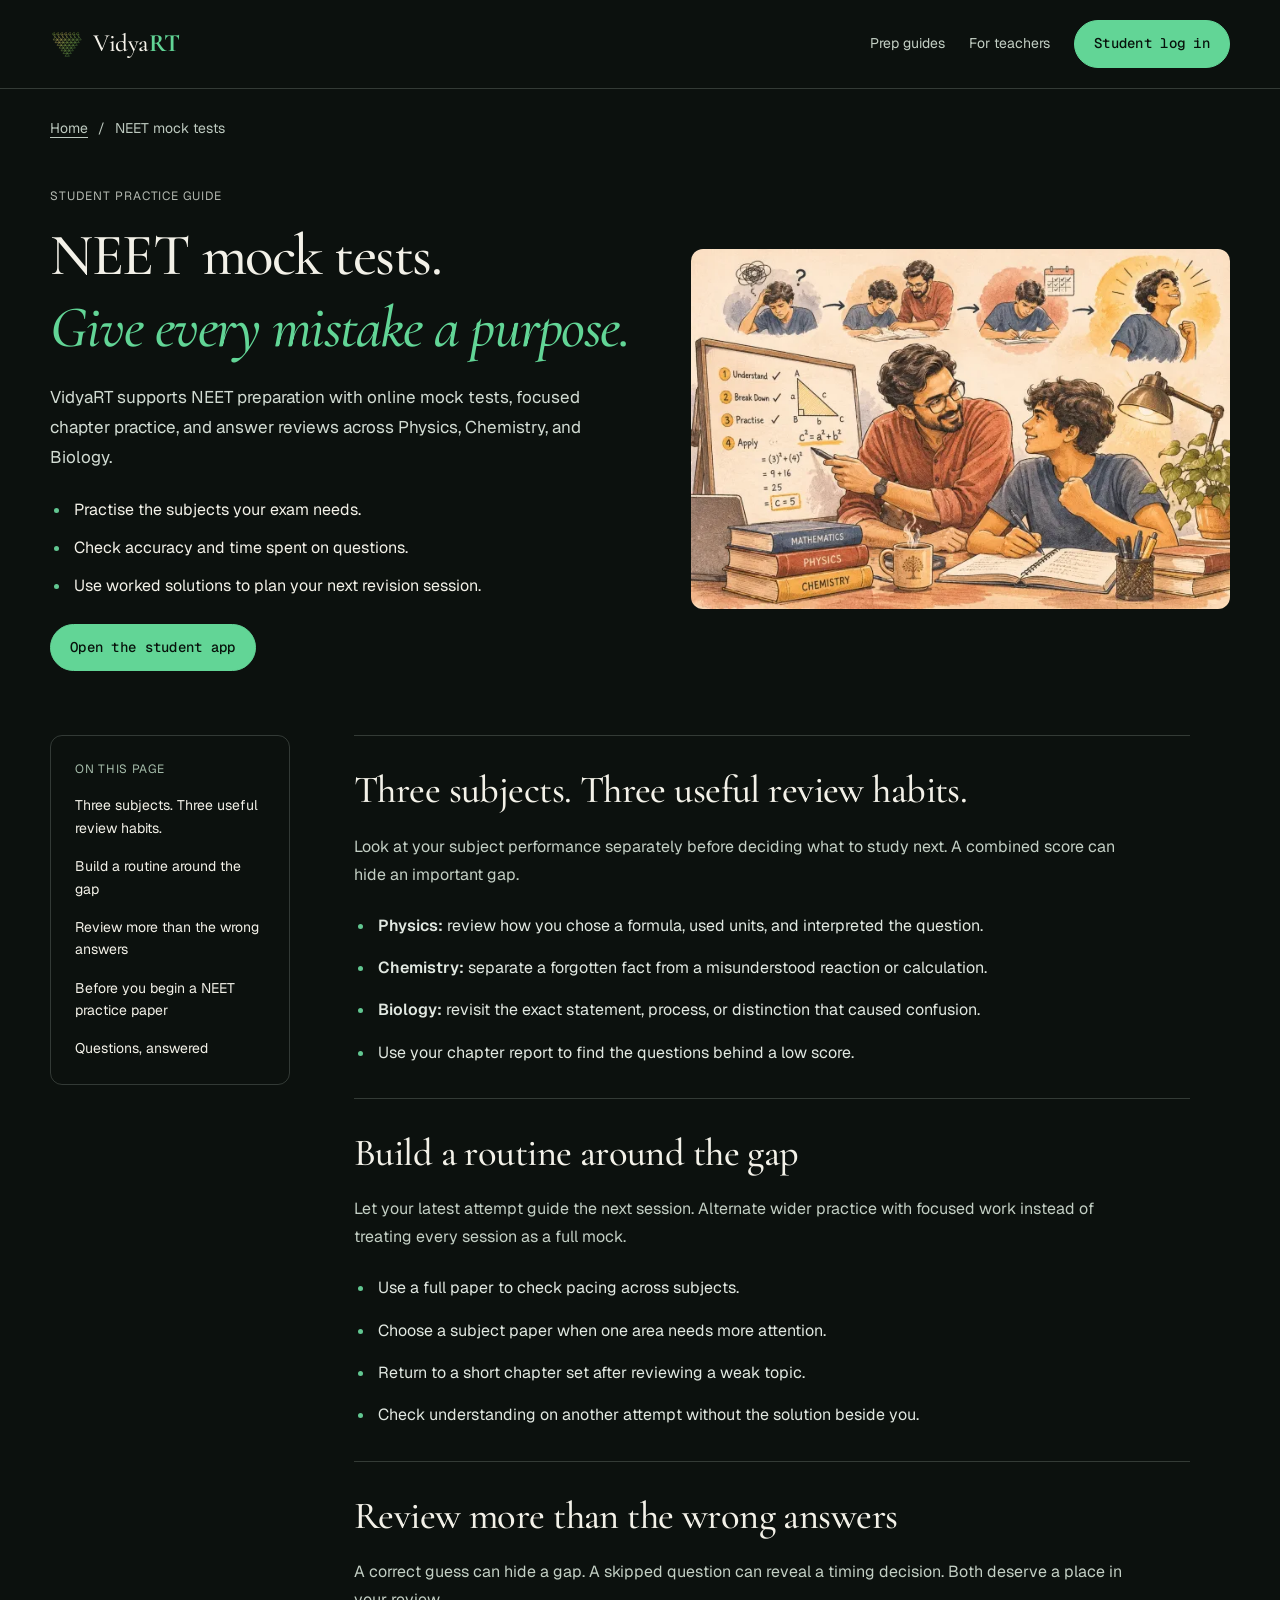
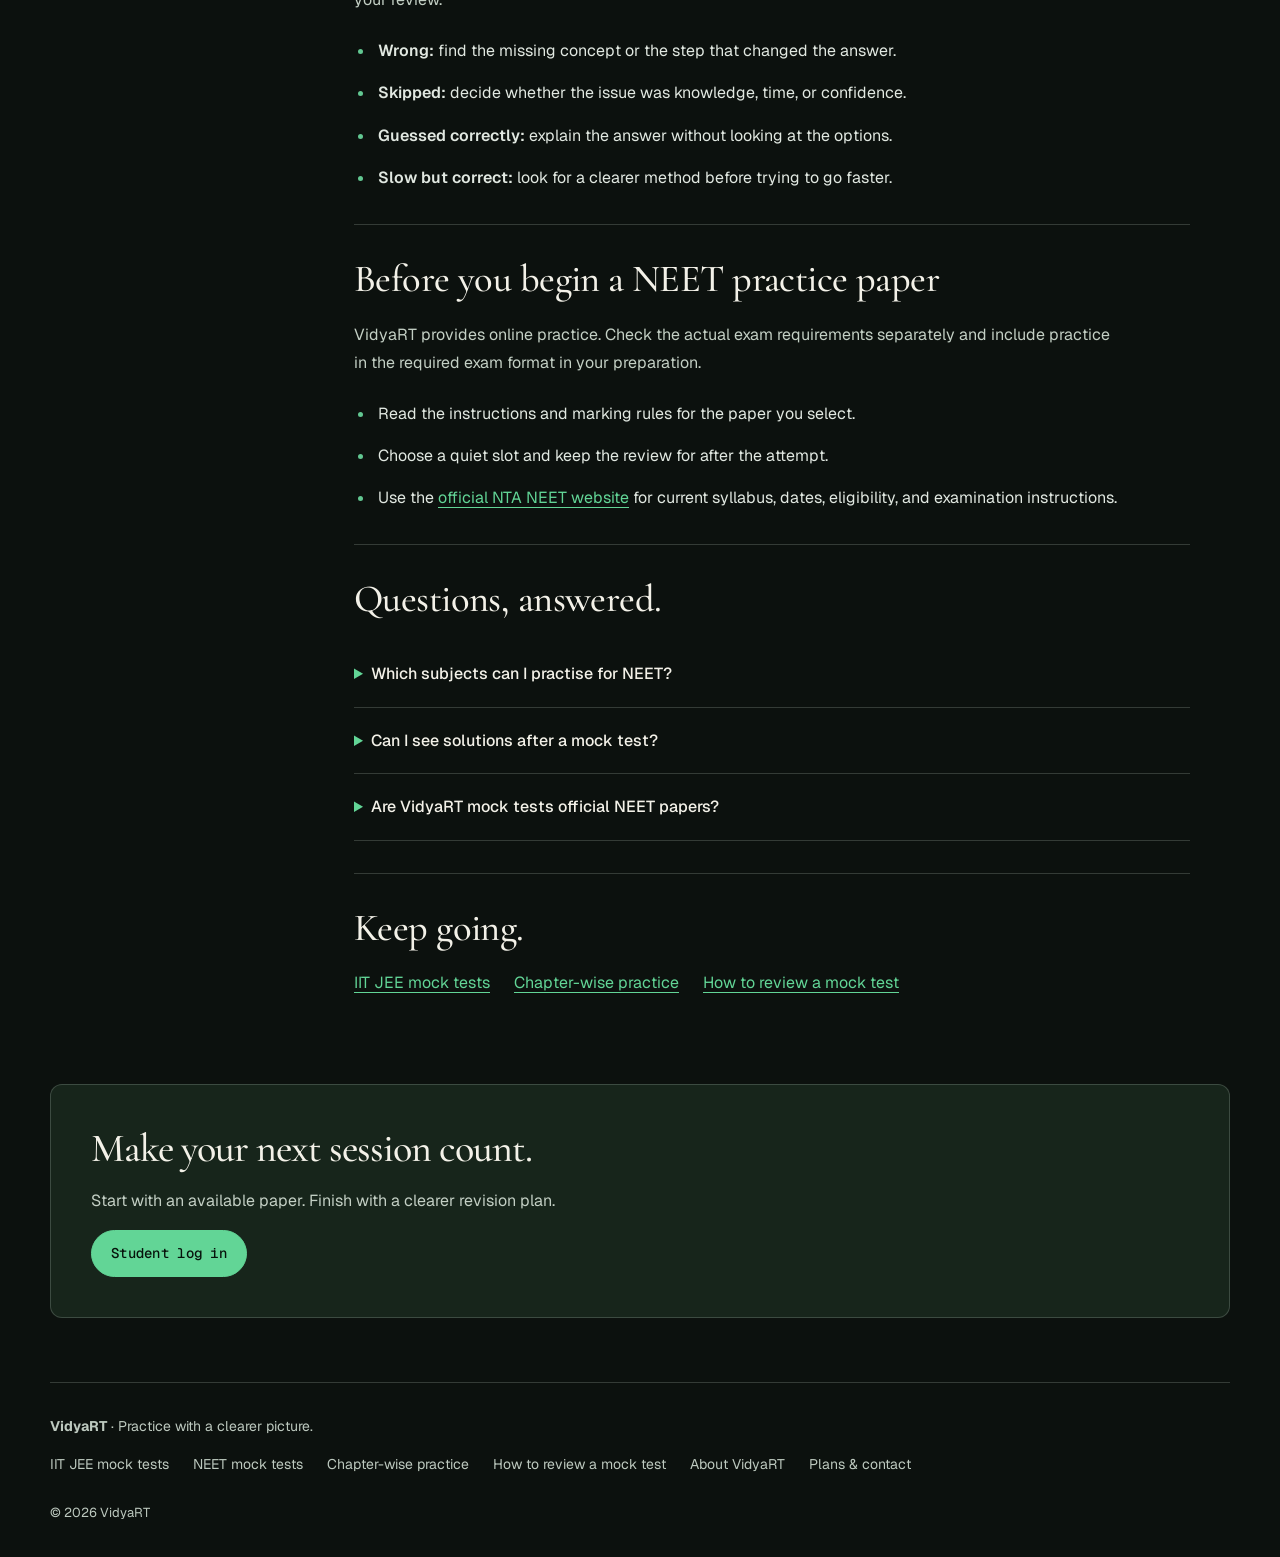
<file: neet-mock-tests.html>
<!DOCTYPE html>

<html lang="en-IN"><head>
<meta charset="utf-8"/>
<meta content="width=device-width, initial-scale=1" name="viewport"/>
<title>NEET Mock Tests &amp; PCB Practice Online | VidyaRT</title>
<meta content="Build your NEET practice routine with Physics, Chemistry and Biology mock tests, chapter practice, worked solutions, and clear performance reports on VidyaRT." name="description"/>
<meta content="#080a09" name="theme-color"/>
<link href="https://vidyart.info/neet-mock-tests.html" rel="canonical"/>
<meta content="index, follow, max-image-preview:large, max-snippet:-1, max-video-preview:-1" name="robots"/>
<meta content="VidyaRT" name="author"/>
<meta content="NEET Mock Tests &amp; PCB Practice Online | VidyaRT" property="og:title"/>
<meta content="Build your NEET practice routine with Physics, Chemistry and Biology mock tests, chapter practice, worked solutions, and clear performance reports on VidyaRT." property="og:description"/>
<meta content="website" property="og:type"/>
<meta content="https://vidyart.info/neet-mock-tests.html" property="og:url"/>
<meta content="VidyaRT" property="og:site_name"/>
<meta content="en_IN" property="og:locale"/>
<meta content="https://vidyart.info/images/breakthrough.jpg" property="og:image"/>
<meta content="summary_large_image" name="twitter:card"/>
<meta content="NEET Mock Tests &amp; PCB Practice Online | VidyaRT" name="twitter:title"/>
<meta content="Build your NEET practice routine with Physics, Chemistry and Biology mock tests, chapter practice, worked solutions, and clear performance reports on VidyaRT." name="twitter:description"/>
<meta content="https://vidyart.info/images/breakthrough.jpg" name="twitter:image"/>
<link href="brand-mark.svg" rel="icon" type="image/svg+xml"/>
<link href="site.webmanifest" rel="manifest"/>
<link href="brand/favicon.png" rel="alternate icon"/>
<link href="https://fonts.googleapis.com" rel="preconnect"/>
<link crossorigin="" href="https://fonts.gstatic.com" rel="preconnect"/>
<link href="https://fonts.googleapis.com/css2?family=Geist+Mono:wght@400;500;600&amp;family=Geist:wght@400;500;600;700&amp;family=Cormorant+Garamond:ital,wght@0,500;0,600;1,500;1,600&amp;display=swap" rel="stylesheet"/>
<link href="site.css" rel="stylesheet"/>
<link href="refinements.css" rel="stylesheet"/>
<meta content="A teacher helps a student work through a difficult problem" property="og:image:alt"/>
<meta content="A teacher helps a student work through a difficult problem" name="twitter:image:alt"/>
<link href="scan.css" rel="stylesheet"/><link href="discover.css" rel="stylesheet"/><script type="application/ld+json">{"@context": "https://schema.org", "@graph": [{"@type": "Organization", "@id": "https://vidyart.com/#organization", "name": "VidyaRT", "url": "https://vidyart.com/", "logo": "https://vidyart.com/logo-mark.png"}, {"@type": "WebSite", "@id": "https://vidyart.info/#website", "url": "https://vidyart.info/", "name": "VidyaRT", "alternateName": "VidyaRT for Students", "inLanguage": "en-IN", "publisher": {"@id": "https://vidyart.com/#organization"}}, {"@type": "WebPage", "@id": "https://vidyart.info/neet-mock-tests.html#webpage", "url": "https://vidyart.info/neet-mock-tests.html", "name": "NEET Mock Tests & PCB Practice Online | VidyaRT", "description": "Build your NEET practice routine with Physics, Chemistry and Biology mock tests, chapter practice, worked solutions, and clear performance reports on VidyaRT.", "inLanguage": "en-IN", "isPartOf": {"@id": "https://vidyart.info/#website"}, "about": {"@id": "https://vidyart.info/#application"}}, {"@type": "WebApplication", "@id": "https://vidyart.info/#application", "name": "VidyaRT for Students", "url": "https://app.vidyart.online/", "applicationCategory": "EducationalApplication", "operatingSystem": "Web browser", "description": "JEE and NEET mock tests, chapter practice, worked solutions, and performance reports.", "publisher": {"@id": "https://vidyart.com/#organization"}}, {"@type": "FAQPage", "@id": "https://vidyart.info/neet-mock-tests.html#questions", "isPartOf": {"@id": "https://vidyart.info/neet-mock-tests.html#webpage"}, "mainEntity": [{"@type": "Question", "name": "Which subjects can I practise for NEET?", "acceptedAnswer": {"@type": "Answer", "text": "VidyaRT supports Physics, Chemistry, and Biology practice. Sign in to see the papers and chapter practice available to your account."}}, {"@type": "Question", "name": "Can I see solutions after a mock test?", "acceptedAnswer": {"@type": "Answer", "text": "VidyaRT supports worked-solution review. For a teacher-managed assessment, when answers become available depends on the assessment’s review settings."}}, {"@type": "Question", "name": "Are VidyaRT mock tests official NEET papers?", "acceptedAnswer": {"@type": "Answer", "text": "VidyaRT is an independent preparation platform. For official papers, exam rules, and results, use the NTA NEET website."}}]}, {"@type": "BreadcrumbList", "@id": "https://vidyart.info/neet-mock-tests.html#breadcrumb", "itemListElement": [{"@type": "ListItem", "position": 1, "name": "VidyaRT Student", "item": "https://vidyart.info/"}, {"@type": "ListItem", "position": 2, "name": "NEET mock tests", "item": "https://vidyart.info/neet-mock-tests.html"}]}]}</script><meta content="1536" property="og:image:width"/><meta content="1024" property="og:image:height"/><meta content="image/jpeg" property="og:image:type"/></head><body class="student-site guide-page"><a class="skip-link" href="#main-content">Skip to content</a><header class="guide-header"><div class="wrap"><a aria-label="VidyaRT home" class="brand" href="./"><img alt="" class="brand-icon" height="38" src="vidyart-logo.svg" width="34"/><span class="brand-name">Vidya<em>RT</em></span></a><nav aria-label="Main navigation"><a href="./#explore">Prep guides</a><a href="https://vidyart.com/">For teachers</a><a class="button" href="https://app.vidyart.online/">Student log in</a></nav></div></header><main class="wrap" id="main-content"><nav aria-label="Breadcrumb" class="breadcrumbs"><a href="./">Home</a><span aria-hidden="true">/</span><span aria-current="page">NEET mock tests</span></nav><section class="guide-hero"><div><p class="eyebrow">STUDENT PRACTICE GUIDE</p><h1>NEET mock tests.<em>Give every mistake a purpose.</em></h1><p class="guide-lead">VidyaRT supports NEET preparation with online mock tests, focused chapter practice, and answer reviews across Physics, Chemistry, and Biology.</p><ul class="scan-list"><li>Practise the subjects your exam needs.</li><li>Check accuracy and time spent on questions.</li><li>Use worked solutions to plan your next revision session.</li></ul><a class="button" href="https://app.vidyart.online/">Open the student app</a></div><figure><img alt="A teacher helps a student work through a difficult problem" decoding="async" fetchpriority="high" height="854" loading="eager" sizes="(max-width: 900px) calc(100vw - 32px), 580px" src="images/breakthrough.webp" srcset="images/breakthrough-640.webp 640w, images/breakthrough.webp 1280w" width="1280"/></figure></section><div class="guide-layout"><aside class="guide-toc"><p>ON THIS PAGE</p><nav aria-label="On this page"><a href="#subjects">Three subjects. Three useful review habits.</a><a href="#plan">Build a routine around the gap</a><a href="#review">Review more than the wrong answers</a><a href="#before">Before you begin a NEET practice paper</a><a href="#questions">Questions, answered</a></nav></aside><article class="guide-content"><section class="guide-section" id="subjects"><h2>Three subjects. Three useful review habits.</h2><p>Look at your subject performance separately before deciding what to study next. A combined score can hide an important gap.</p><ul class="scan-list"><li><strong>Physics:</strong> review how you chose a formula, used units, and interpreted the question.</li><li><strong>Chemistry:</strong> separate a forgotten fact from a misunderstood reaction or calculation.</li><li><strong>Biology:</strong> revisit the exact statement, process, or distinction that caused confusion.</li><li>Use your chapter report to find the questions behind a low score.</li></ul></section><section class="guide-section" id="plan"><h2>Build a routine around the gap</h2><p>Let your latest attempt guide the next session. Alternate wider practice with focused work instead of treating every session as a full mock.</p><ul class="scan-list"><li>Use a full paper to check pacing across subjects.</li><li>Choose a subject paper when one area needs more attention.</li><li>Return to a short chapter set after reviewing a weak topic.</li><li>Check understanding on another attempt without the solution beside you.</li></ul></section><section class="guide-section" id="review"><h2>Review more than the wrong answers</h2><p>A correct guess can hide a gap. A skipped question can reveal a timing decision. Both deserve a place in your review.</p><ul class="scan-list"><li><strong>Wrong:</strong> find the missing concept or the step that changed the answer.</li><li><strong>Skipped:</strong> decide whether the issue was knowledge, time, or confidence.</li><li><strong>Guessed correctly:</strong> explain the answer without looking at the options.</li><li><strong>Slow but correct:</strong> look for a clearer method before trying to go faster.</li></ul></section><section class="guide-section" id="before"><h2>Before you begin a NEET practice paper</h2><p>VidyaRT provides online practice. Check the actual exam requirements separately and include practice in the required exam format in your preparation.</p><ul class="scan-list"><li>Read the instructions and marking rules for the paper you select.</li><li>Choose a quiet slot and keep the review for after the attempt.</li><li>Use the <a href="https://neet.nta.nic.in/">official NTA NEET website</a> for current syllabus, dates, eligibility, and examination instructions.</li></ul></section><section class="guide-section guide-faq" id="questions"><h2>Questions, answered.</h2><details><summary>Which subjects can I practise for NEET?</summary><p>VidyaRT supports Physics, Chemistry, and Biology practice. Sign in to see the papers and chapter practice available to your account.</p></details><details><summary>Can I see solutions after a mock test?</summary><p>VidyaRT supports worked-solution review. For a teacher-managed assessment, when answers become available depends on the assessment’s review settings.</p></details><details><summary>Are VidyaRT mock tests official NEET papers?</summary><p>VidyaRT is an independent preparation platform. For official papers, exam rules, and results, use the NTA NEET website.</p></details></section><section class="guide-section"><h2>Keep going.</h2><nav aria-label="Related guides" class="related-links"><a href="jee-mock-tests.html">IIT JEE mock tests</a><a href="chapter-wise-practice.html">Chapter-wise practice</a><a href="how-to-analyse-mock-tests.html">How to review a mock test</a></nav></section></article></div><section class="guide-cta"><h2>Make your next session count.</h2><p>Start with an available paper. Finish with a clearer revision plan.</p><a class="button" href="https://app.vidyart.online/">Student log in</a></section></main><footer class="guide-footer wrap"><p><strong>VidyaRT</strong> · Practice with a clearer picture.</p><nav aria-label="Footer navigation"><a href="jee-mock-tests.html">IIT JEE mock tests</a><a href="neet-mock-tests.html">NEET mock tests</a><a href="chapter-wise-practice.html">Chapter-wise practice</a><a href="how-to-analyse-mock-tests.html">How to review a mock test</a><a href="https://vidyart.com/about.html">About VidyaRT</a><a href="https://vidyart.com/plans.html">Plans &amp; contact</a></nav><small>© 2026 VidyaRT</small></footer>
<script src="/vidyart-analytics.js" defer></script>
</body></html>
</file>
<file: site.css>
:root{
  --bg:#080a09;
  --ink:#f3f0e8;
  --green:#62d596;
  --green-dark:#123b27;
  --muted:#a8ada5;
  --rule:rgba(240,237,225,.15);
  --mono:"Geist Mono",monospace;
  --sans:Geist,Arial,sans-serif;
  --serif:"Cormorant Garamond",Georgia,serif;
}
*{box-sizing:border-box}
html{scroll-behavior:smooth;scroll-padding-top:82px}
body{margin:0;background:var(--bg);color:var(--ink);font-family:var(--serif);-webkit-font-smoothing:antialiased}
img{display:block;max-width:100%}
a{color:inherit;text-decoration:none}
button{font:inherit}
.wrap{width:min(1180px,calc(100% - 64px));margin-inline:auto}
.scroll-progress{position:fixed;z-index:20;top:0;left:0;width:100%;height:2px;pointer-events:none}
.scroll-progress i{display:block;width:var(--scroll-progress,0%);height:100%;background:var(--green);box-shadow:0 0 10px #62d59690}
.topbar{position:sticky;z-index:15;top:0;height:68px;padding:0 max(30px,calc((100vw - 1320px)/2));display:flex;align-items:center;justify-content:space-between;gap:34px;background:rgba(8,10,9,.92);border-bottom:1px solid rgba(255,255,255,.12);backdrop-filter:blur(18px)}
.brand{display:flex;align-items:center;gap:10px;flex:none}
.brand-icon{width:35px;height:38px;object-fit:contain}
.brand-name{color:#f4f1e9;font:500 23px var(--serif);letter-spacing:-.02em}
.brand-name em{margin-left:2px;color:var(--green);font:500 13px var(--mono);font-style:normal;letter-spacing:.08em}
.main-nav{display:flex;align-items:center;justify-content:center;gap:30px}
.main-nav a,.teacher-switch{font:10px var(--mono);letter-spacing:.025em;color:#c9cbc5;transition:color .2s}
.main-nav a:hover,.teacher-switch:hover{color:var(--green)}
.header-actions{display:flex;align-items:center;gap:14px;flex:none}
.teacher-switch{color:var(--green);white-space:nowrap}
.teacher-switch span{margin-left:5px}
.button{display:inline-flex;align-items:center;justify-content:center;gap:15px;min-height:43px;padding:0 19px;border:1px solid var(--green);border-radius:999px;background:var(--green);color:#07120b;font:500 10px var(--mono);letter-spacing:.02em;transition:background .2s,color .2s,transform .2s}
.button:hover{background:#85e7ad;border-color:#85e7ad;transform:translateY(-2px)}
.button span{font-size:15px}
.button-small{min-height:36px;padding:0 15px;font-size:9px}
.menu-toggle{display:none;width:34px;height:34px;padding:7px;border:0;background:transparent;cursor:pointer}
.menu-toggle i{display:block;width:19px;height:1px;margin:5px auto;background:#f5f1e8;transition:transform .2s}
.menu-toggle[aria-expanded=true] i:first-child{transform:translateY(3px) rotate(45deg)}
.menu-toggle[aria-expanded=true] i:last-child{transform:translateY(-3px) rotate(-45deg)}
.hero{position:relative;isolation:isolate;min-height:min(880px,calc(100svh - 68px));min-height:max(690px,min(880px,calc(100svh - 68px)));display:flex;align-items:center;overflow:hidden}
.hero-art,.hero-wash{position:absolute;inset:0;pointer-events:none}
.hero-art{z-index:-2}
.hero-art img{width:100%;height:100%;object-fit:cover;object-position:center 48%;filter:grayscale(.94) contrast(1.05) brightness(.68);opacity:.84}
.hero-wash{z-index:-1;background:linear-gradient(90deg,#080a09 0%,rgba(8,10,9,.94) 24%,rgba(8,10,9,.73) 48%,rgba(8,10,9,.18) 100%),linear-gradient(0deg,#080a09 0%,rgba(8,10,9,.45) 14%,transparent 48%)}
.hero-inner{position:relative;min-height:inherit;display:flex;align-items:center}
.hero-copy{width:min(710px,68%);padding:65px 0 86px}
.eyebrow{display:flex;align-items:center;gap:12px;color:#b4b9b1;font:9px var(--mono);letter-spacing:.16em;line-height:1.5;text-transform:uppercase}
.hero .eyebrow{color:#d8d8d0}
.eyebrow i{width:5px;height:5px;border-radius:50%;background:var(--green);box-shadow:0 0 10px var(--green)}
h1,h2,h3,p{margin-top:0}
.hero h1{margin:27px 0 21px;font:500 clamp(68px,9.1vw,122px)/.83 var(--serif);letter-spacing:-.052em}
.hero h1 em,.section-head h2 em,.belief-copy em{color:var(--green);font-weight:500}
.hero-lead{max-width:520px;margin-bottom:29px;color:#deded7;font:17px/1.55 var(--serif)}
.hero-actions{display:flex;align-items:center;gap:24px;flex-wrap:wrap}
.text-link{font:9px var(--mono);letter-spacing:.03em;color:#ebebe3}
.text-link span{margin-left:8px;color:var(--green);font-size:14px}
.hero-proof{display:flex;gap:0;margin-top:55px}
.hero-proof>div{min-width:145px;padding:0 20px;border-left:1px solid rgba(255,255,255,.25)}
.hero-proof>div:first-child{padding-left:0;border-left:0}
.hero-proof b,.hero-proof span{display:block}
.hero-proof b{color:#faf7ee;font:500 24px/.95 var(--serif);letter-spacing:-.02em}
.hero-proof span{max-width:120px;margin-top:7px;color:#b6b9b1;font:8px/1.4 var(--mono);letter-spacing:.025em;text-transform:uppercase}
.hero-signal{position:absolute;right:0;bottom:89px;width:286px;padding:16px 18px 15px;background:var(--green);color:#102017;box-shadow:0 16px 44px #0007;transform:rotate(-1.2deg)}
.signal-top{display:flex;align-items:center;justify-content:space-between;gap:8px;margin-bottom:17px;padding-bottom:10px;border-bottom:1px solid #173c28}
.signal-top span,.signal-top i,.hero-signal small{font:7px var(--mono);letter-spacing:.08em}
.signal-top i{font-style:normal;color:#23583a}
.hero-signal small{display:block;color:#285439}
.hero-signal strong{display:block;margin:8px 0 12px;font:600 31px/.95 var(--serif);letter-spacing:-.025em}
.signal-progress{margin-top:13px}
.signal-progress>span{display:flex;justify-content:space-between;margin-bottom:6px;color:#285439;font:7px var(--mono);letter-spacing:.07em;text-transform:uppercase}
.signal-progress>span b{color:#102017;font-weight:600}
.signal-progress>i{display:block;height:3px;background:#2c6b46}
.signal-progress>i b{display:block;width:42%;height:100%;background:#102017}
.signal-bottom{display:flex;justify-content:space-between;align-items:center;gap:10px;margin-top:10px;font:7px var(--mono)}
.signal-bottom span{opacity:.72}
.scroll-cue{position:absolute;left:max(32px,calc((100vw - 1180px)/2));bottom:26px;display:flex;align-items:center;gap:12px;color:#c5c9c0;font:8px var(--mono);letter-spacing:.14em}
.scroll-cue span{position:relative;width:1px;height:25px;background:#738278}
.scroll-cue span:after{content:"";position:absolute;left:-2px;top:0;width:5px;height:5px;border-radius:50%;background:var(--green);animation:cue-drop 1.8s ease-in-out infinite}
@keyframes cue-drop{0%{transform:translateY(0);opacity:.3}60%{opacity:1}100%{transform:translateY(19px);opacity:0}}
.ticker{overflow:hidden;border-block:1px solid var(--rule);background:#0c100d;color:#d5d6cf}
.ticker-track{display:flex;width:max-content;animation:ticker-drift 42s linear infinite}
.ticker-track>span{display:flex;align-items:center;justify-content:space-around;gap:28px;min-width:100vw;padding:15px 26px;font:9px var(--mono);letter-spacing:.12em}
.ticker-track b{color:var(--green);font-size:13px}
.ticker:hover .ticker-track{animation-play-state:paused}
@keyframes ticker-drift{to{transform:translateX(-50%)}}
.section{padding-block:118px}
.section-head{display:flex;align-items:end;justify-content:space-between;gap:70px}
.section-head h2{margin:18px 0 0;font:500 clamp(54px,6.5vw,88px)/.88 var(--serif);letter-spacing:-.045em}
.section-head>p{max-width:390px;margin:0 0 4px;color:#aeb3aa;font:15px/1.65 var(--serif)}
.practice-layout{display:grid;grid-template-columns:minmax(0,1.05fr) minmax(0,.95fr);align-items:center;gap:clamp(42px,7vw,100px);margin-top:68px}
.practice-visual{position:relative;min-height:600px;overflow:hidden;background:#151914}
.practice-visual>img{position:absolute;inset:0;width:100%;height:100%;object-fit:cover;object-position:center;filter:saturate(.76) contrast(1.04)}
.visual-fade{position:absolute;inset:0;background:linear-gradient(0deg,rgba(6,9,7,.86),transparent 57%),linear-gradient(110deg,rgba(5,9,7,.25),transparent 65%)}
.practice-visual-label{position:absolute;left:31px;bottom:33px;display:grid;gap:12px}
.practice-visual-label span,.practice-mini-card small,.image-index{font:8px var(--mono);letter-spacing:.12em}
.practice-visual-label span{color:var(--green)}
.practice-visual-label b{font:500 34px/.98 var(--serif)}
.practice-mini-card{position:absolute;right:19px;top:19px;width:177px;padding:14px 15px;background:rgba(247,244,234,.94);color:#1c241e;box-shadow:0 14px 35px #0005}
.practice-mini-card small{display:block;margin-bottom:10px;color:#667166}
.practice-mini-card span{display:flex;justify-content:space-between;padding:8px 0;border-top:1px solid #d8dbd0;font:10px var(--sans)}
.practice-mini-card i{color:#286b47;font-style:normal}
.image-index{position:absolute;top:25px;left:24px;color:#f2f0e8;text-shadow:0 1px 8px #000}
.practice-list{align-self:stretch;display:flex;flex-direction:column;justify-content:center}
.practice-item{display:grid;grid-template-columns:36px 1fr 18px;gap:13px;padding:25px 0;border-top:1px solid var(--rule)}
.practice-item:last-of-type{border-bottom:1px solid var(--rule)}
.item-number{padding-top:5px;color:var(--green);font:9px var(--mono)}
.practice-item h3{margin:0 0 7px;color:#f1eee6;font:500 25px/1.1 var(--serif)}
.practice-item p{max-width:420px;margin:0;color:#aab0a7;font:13px/1.65 var(--sans)}
.item-mark{padding-top:4px;color:#839184;font:14px var(--mono);transition:color .2s,transform .2s}
.practice-item:hover .item-mark{color:var(--green);transform:translate(3px,-3px)}
.inline-link{align-self:flex-start;margin-top:24px;padding-bottom:8px;border-bottom:1px solid #718071;color:#e8e9e0;font:9px var(--mono)}
.inline-link span{margin-left:10px;color:var(--green)}
.journey-section{position:relative;isolation:isolate;padding:112px 0 125px;border-block:1px solid var(--rule);background:radial-gradient(ellipse at 14% 12%,rgba(71,129,81,.12),transparent 33%),radial-gradient(ellipse at 92% 78%,rgba(166,117,54,.11),transparent 34%),linear-gradient(180deg,#0c100d,#090c0a)}
.journey-section:before{content:"";position:absolute;z-index:-1;inset:0;opacity:.18;pointer-events:none;background-image:radial-gradient(rgba(231,213,173,.28) .6px,transparent .8px);background-size:21px 21px;mask-image:linear-gradient(180deg,transparent,black 12%,black 90%,transparent)}
.journey-shell{max-width:1180px}
.journey-heading{margin-bottom:55px}
.journey-heading h2{font-size:clamp(54px,6vw,78px)}
.journey-heading>p{max-width:350px}
.journey-layout{display:grid;grid-template-columns:minmax(0,.95fr) minmax(0,1.05fr);align-items:start;gap:clamp(38px,6vw,82px)}
.journey-scene{position:sticky;z-index:1;top:96px;height:min(590px,calc(100svh - 126px));min-height:410px;overflow:hidden;border:1px solid rgba(209,183,132,.48);background:radial-gradient(ellipse at 17% 28%,rgba(165,117,61,.35),transparent 43%),radial-gradient(ellipse at 85% 75%,rgba(46,124,79,.36),transparent 47%),linear-gradient(145deg,#20241c,#111813 70%,#18231a);box-shadow:0 28px 70px rgba(0,0,0,.37),inset 0 0 60px rgba(149,116,65,.12)}
.scene-grain{position:absolute;z-index:0;inset:0;pointer-events:none;background:radial-gradient(circle at 12% 17%,rgba(244,219,168,.22) 0 1px,transparent 2px),radial-gradient(circle at 82% 24%,rgba(244,219,168,.18) 0 1px,transparent 2px),radial-gradient(circle at 73% 84%,rgba(98,213,150,.2) 0 1px,transparent 2px),linear-gradient(115deg,transparent 25%,rgba(244,219,168,.045) 25.2%,transparent 25.5%,transparent 74%,rgba(98,213,150,.04) 74.2%,transparent 74.5%)}
.journey-image{position:absolute;z-index:1;inset:13px;width:calc(100% - 26px);height:calc(100% - 26px);object-fit:cover;object-position:center 49%;opacity:1;transform:scale(1.02);clip-path:inset(0 100% 0 0);filter:saturate(.82) contrast(1.035);border:1px solid rgba(230,213,172,.38);box-shadow:0 16px 42px rgba(0,0,0,.36);will-change:clip-path;transition:clip-path .52s cubic-bezier(.2,.7,.2,1)}
.journey-image.is-preloading{z-index:1!important;clip-path:inset(0 100% 0 0)!important;transform:scale(1.02)!important;transition:none!important}
.journey-image.is-current{z-index:2;clip-path:inset(0);transform:scale(1)}
.journey-image.is-revealing{z-index:3}
.journey-shade{position:absolute;z-index:4;inset:13px;background:linear-gradient(0deg,rgba(8,10,9,.82),rgba(8,10,9,.13) 48%,rgba(8,10,9,.03))}
.journey-scene-caption{position:absolute;z-index:5;left:29px;right:25px;bottom:82px;display:grid;gap:11px;text-shadow:0 2px 18px rgba(0,0,0,.75)}
.journey-scene-caption span,.journey-chapter>span{color:var(--green);font:9px var(--mono);letter-spacing:.14em}
.journey-scene-caption b{max-width:370px;font:500 35px/.98 var(--serif)}
.journey-progress{position:absolute;z-index:6;left:25px;bottom:24px;display:flex;gap:8px}
.journey-progress button{width:35px;height:30px;border:1px solid #ffffff72;background:#10130f9e;color:#e7e8de;font:8px var(--mono);cursor:pointer;transition:background .2s,border-color .2s,color .2s}
.journey-progress button:hover,.journey-progress button.is-active{background:var(--green);border-color:var(--green);color:#102016}
.journey-chapters{min-width:0}
.journey-chapter{min-height:590px;display:flex;flex-direction:column;justify-content:center;padding:52px 0;border-top:1px solid var(--rule);opacity:.46;transition:opacity .5s ease}
.journey-chapter:last-child{border-bottom:1px solid var(--rule)}
.journey-chapter.is-active{opacity:1}
.journey-chapter h3{margin:22px 0 17px;font:500 clamp(40px,4.6vw,61px)/.9 var(--serif);letter-spacing:-.035em}
.journey-chapter p{max-width:435px;color:#bdc1b9;font:16px/1.62 var(--serif)}
.journey-chapter a{align-self:flex-start;margin-top:19px;padding-bottom:8px;border-bottom:1px solid #ffffff53;color:#e8e9e1;font:9px var(--mono);letter-spacing:.03em}
.journey-chapter a b{margin-left:9px;color:var(--green);font-weight:400}
.journey-chapter a:hover{color:var(--green)}
.report-section{padding:120px 0 116px;background:#0a0d0b}
.report-heading{margin-bottom:55px}
.report-heading h2{font-size:clamp(50px,6.1vw,82px)}
.report-heading>p{max-width:400px}
.report-dashboard{overflow:hidden;background:#f1eee5;color:#20231e;border:1px solid #d4d1c7;box-shadow:0 28px 75px #0004}
.dashboard-top{display:flex;align-items:center;justify-content:space-between;gap:20px;padding:20px 26px;border-bottom:1px solid #d8d7ce;background:#f8f6ef}
.dashboard-top>div{display:flex;align-items:center;gap:15px}
.dashboard-top span,.dashboard-top i{color:#6e776d;font:8px var(--mono);letter-spacing:.1em}
.dashboard-top b{font:500 20px var(--serif)}
.dashboard-top i{font-style:normal}
.dashboard-main{display:grid;grid-template-columns:1.08fr .92fr}
.subject-reading,.accuracy-reading,.concept-reading,.pace-reading{padding:25px 28px}
.subject-reading{border-right:1px solid #d8d7ce}
.widget-title{display:flex;align-items:baseline;justify-content:space-between;gap:12px;margin-bottom:23px}
.widget-title>b{font:600 18px var(--serif)}
.widget-title>span{color:#788075;font:8px var(--mono)}
.subject-row{display:grid;grid-template-columns:88px 1fr 39px;align-items:center;gap:12px;margin:17px 0}
.subject-row>span{color:#555d53;font:10px var(--sans)}
.subject-row>b{color:#2d352e;text-align:right;font:600 10px var(--mono)}
.reading-track{height:6px;background:#dcded5}
.reading-track i{display:block;width:var(--value);height:100%;background:#518361;transform-origin:left;animation:bar-grow 1.15s cubic-bezier(.2,.7,.2,1) both}
.subject-row:nth-of-type(3) .reading-track i{background:#bb914b}
.subject-row:nth-of-type(4) .reading-track i{background:#c56e5f}
.subject-row:nth-of-type(5) .reading-track i{background:#68899b}
@keyframes bar-grow{from{transform:scaleX(.04)}to{transform:scaleX(1)}}
.subject-foot{display:flex;justify-content:space-between;gap:15px;margin-top:22px;padding-top:14px;border-top:1px solid #d8d7ce;color:#70786f;font:8px var(--mono)}
.subject-foot b{color:#386b48;font-weight:500}
.accuracy-reading{display:grid;grid-template-columns:1fr;justify-items:center}
.accuracy-reading .widget-title{width:100%}
.donut-wrap{position:relative;width:150px;height:150px;margin:3px 0 14px}
.donut-wrap svg{width:100%;height:100%;transform:rotate(-90deg)}
.donut-base,.donut-value{fill:none;stroke-width:10}
.donut-base{stroke:#deded6}
.donut-value{stroke:#518361;stroke-dasharray:205 302;stroke-linecap:round;animation:donut-enter 1.4s ease both}
@keyframes donut-enter{from{stroke-dasharray:0 302}to{stroke-dasharray:205 302}}
.donut-wrap>div{position:absolute;inset:0;display:grid;align-content:center;justify-items:center;gap:2px}
.donut-wrap>div>b{font:600 40px/.9 var(--serif)}
.donut-wrap>div>b small{font-size:20px}
.donut-wrap>div>span{color:#777f74;font:8px var(--mono);text-transform:uppercase;letter-spacing:.09em}
.pattern-legend{display:grid;grid-template-columns:1fr 1fr;gap:9px 17px;width:100%;padding:0 7px;color:#555d53;font:9px var(--sans)}
.pattern-legend span{display:flex;align-items:center;gap:7px}
.pattern-legend i{width:7px;height:7px;border-radius:50%}
.legend-right{background:#518361}.legend-method{background:#d8b160}.legend-gap{background:#ca7463}.legend-blank{background:#9ba9aa}
.dashboard-bottom{display:grid;grid-template-columns:1.05fr .95fr;border-top:1px solid #d8d7ce}
.concept-reading{border-right:1px solid #d8d7ce}
.concept-line{display:flex;align-items:center;justify-content:space-between;gap:14px;padding:12px 0;border-top:1px solid #dcdbd3}
.concept-line>span{display:grid;gap:4px;color:#777d72;font:8px var(--mono);letter-spacing:.04em}
.concept-line>span b{color:#242923;font:600 13px var(--sans);letter-spacing:0}
.concept-line>span small{color:#747b72;font:9px var(--sans)}
.concept-line>i{flex:none;padding:6px 7px;border-radius:2px;font:7px var(--mono);font-style:normal;letter-spacing:.05em}
.signal-low{background:#f3dcd6;color:#9a433a}.signal-mid{background:#f4e9c9;color:#866526}.signal-high{background:#dcecdf;color:#386344}
.pace-chart{width:100%;height:auto;overflow:visible}
.chart-grid{fill:none;stroke:#d8d8cf;stroke-width:1;stroke-dasharray:2 5}
.chart-area{fill:rgba(81,131,97,.15)}
.chart-line{fill:none;stroke:#518361;stroke-width:3}
.pace-chart circle{fill:#518361;stroke:#f1eee5;stroke-width:2}
.pace-chart text{fill:#7b8278;font:7px var(--mono);letter-spacing:.07em}
.pace-reading>p{margin:2px 0 0;color:#697169;font:10px/1.5 var(--sans)}
.dashboard-note{display:flex;align-items:center;justify-content:space-between;gap:16px;padding:14px 27px;border-top:1px solid #d8d7ce;background:#e8e5dc}
.dashboard-note span{color:#777e74;font:7px var(--mono);letter-spacing:.09em}
.dashboard-note a{color:#315f3f;font:8px var(--mono)}
.dashboard-note a b{margin-left:6px;font-weight:400}
.report-depth{display:grid;grid-template-columns:repeat(4,1fr);gap:25px;margin-top:41px}
.report-depth>div{padding:0 22px 0 0;border-right:1px solid var(--rule)}
.report-depth>div:last-child{padding:0;border:0}
.report-depth span{display:block;margin-bottom:16px;color:var(--green);font:9px var(--mono)}
.report-depth b{font:500 21px var(--serif)}
.report-depth p{margin:8px 0 0;color:#a8afa5;font:11px/1.55 var(--sans)}
.subject-section{padding:118px 0 125px;border-top:1px solid var(--rule);background:radial-gradient(ellipse at 50% 0%,rgba(47,82,55,.15),transparent 40%),#0b0e0c}
.subject-heading{margin-bottom:54px}
.subject-heading h2{font-size:clamp(53px,6vw,82px)}
.subject-heading>p{max-width:390px}
.subject-grid{display:grid;grid-template-columns:repeat(2,1fr);gap:14px}
.subject-card{position:relative;min-height:325px;padding:28px 30px 25px;overflow:hidden;border:1px solid rgba(255,255,255,.13);background:#111613;transition:transform .35s,border-color .35s}
.subject-card:hover{transform:translateY(-4px);border-color:rgba(98,213,150,.48)}
.subject-card:after{position:absolute;content:"";inset:auto -60px -160px auto;width:310px;height:260px;border-radius:50%;background:radial-gradient(circle,var(--subject-glow),transparent 69%);opacity:.25;pointer-events:none}
.subject-card.physics{--subject-glow:#64bd8d}
.subject-card.chemistry{--subject-glow:#d1a45d}
.subject-card.mathematics{--subject-glow:#6a9ac1}
.subject-card.biology{--subject-glow:#a98bc0}
.subject-glyph{position:absolute;right:27px;top:21px;color:var(--subject-glow);font:58px var(--serif);opacity:.65}
.subject-card>small{color:#9fa89c;font:8px var(--mono);letter-spacing:.14em}
.subject-card h3{position:relative;z-index:1;margin:21px 0 10px;font:500 35px/.97 var(--serif)}
.subject-card p{position:relative;z-index:1;max-width:390px;margin:0;color:#a8b0a6;font:11px/1.55 var(--sans)}
.subject-tags{position:relative;z-index:1;display:flex;flex-wrap:wrap;gap:7px;margin-top:22px}
.subject-tags span{padding:6px 9px;border:1px solid rgba(255,255,255,.13);color:#c8cdc4;font:7px var(--mono)}
.belief-interlude{position:relative;isolation:isolate;min-height:480px;display:flex;align-items:center;overflow:hidden;border-block:1px solid var(--rule)}
.belief-interlude>img,.belief-wash{position:absolute;z-index:-2;inset:0;width:100%;height:100%;object-fit:cover}
.belief-interlude>img{filter:saturate(.6) brightness(.65);object-position:center 54%}
.belief-wash{z-index:-1;background:linear-gradient(90deg,rgba(5,8,7,.92),rgba(5,8,7,.63) 56%,rgba(5,8,7,.15)),linear-gradient(0deg,rgba(5,8,7,.4),transparent)}
.belief-copy{padding-block:82px}
.belief-copy .eyebrow{color:var(--green)}
.belief-copy>p{max-width:900px;margin:25px 0 0;font:500 clamp(39px,5.4vw,72px)/.98 var(--serif);letter-spacing:-.02em}
.destination-section{position:relative;isolation:isolate;min-height:620px;display:flex;align-items:center;overflow:hidden;background:#0a0c0a}
.destination-art,.destination-wash{position:absolute;z-index:-2;inset:0;pointer-events:none}
.destination-art img{width:100%;height:100%;object-fit:cover;object-position:center 52%;filter:saturate(.58) brightness(.73)}
.destination-wash{z-index:-1;background:linear-gradient(90deg,#080a09 0%,rgba(8,10,9,.91) 36%,rgba(8,10,9,.42) 67%,rgba(8,10,9,.16)),linear-gradient(0deg,rgba(8,10,9,.66),transparent 40%)}
.destination-copy{padding-block:95px}
.destination-copy .eyebrow{color:var(--green)}
.destination-copy h2{margin:23px 0 13px;font:500 clamp(55px,7vw,90px)/.87 var(--serif);letter-spacing:-.04em}
.destination-copy>p{max-width:465px;color:#c2c6bd;font:15px/1.6 var(--serif)}
.destination-actions{display:flex;align-items:center;flex-wrap:wrap;gap:24px;margin-top:26px}
.footer{min-height:100px;display:flex;align-items:center;justify-content:space-between;gap:20px;border-top:1px solid var(--rule);color:#9ca39a;font:8px var(--mono)}
.footer-brand .brand-icon{width:30px;height:32px}
.footer-brand .brand-name{font-size:19px}
.footer>div{display:flex;align-items:center;gap:20px}
.footer>div a:hover{color:var(--green)}
.footer small{flex:none;font:8px var(--mono)}
.js-ready .reveal{opacity:0;transform:translateY(20px);transition:opacity .72s ease,transform .78s cubic-bezier(.2,.7,.2,1);transition-delay:var(--reveal-delay,0ms)}
.js-ready .reveal.is-visible{opacity:1;transform:none}
@media(max-width:1000px){
  .topbar{padding-inline:24px;gap:18px}
  .main-nav{gap:17px}
  .header-actions{gap:10px}
  .practice-layout{gap:42px}
  .practice-visual{min-height:530px}
  .journey-layout{gap:36px}
  .journey-scene{height:500px;min-height:390px}
  .journey-chapter{min-height:500px}
}
@media(max-width:760px){
  html{scroll-padding-top:72px}
  .wrap{width:calc(100% - 40px)}
  .topbar{height:64px;padding-inline:18px}
  .brand{gap:6px}
  .brand-icon{width:29px;height:32px}
  .brand-name{font-size:20px}
  .brand-name em{font-size:11px}
  .main-nav{position:absolute;top:63px;left:0;right:0;display:none;align-items:stretch;gap:0;padding:10px 20px 17px;background:rgba(8,10,9,.98);border-bottom:1px solid var(--rule)}
  .main-nav.is-open{display:flex;flex-direction:column}
  .main-nav a{padding:13px 3px;border-bottom:1px solid rgba(255,255,255,.09);font-size:10px}
  .main-nav a:last-child{border:0}
  .menu-toggle{display:block}
  .header-actions{gap:10px}
  .teacher-switch{font-size:8px}
  .button-small{min-height:32px;padding:0 11px;font-size:8px}
  .hero{min-height:760px;min-height:max(680px,calc(100svh - 64px));align-items:stretch}
  .hero-art img{object-position:67% center;opacity:.69}
  .hero-wash{background:linear-gradient(90deg,rgba(8,10,9,.94),rgba(8,10,9,.75) 70%,rgba(8,10,9,.43)),linear-gradient(0deg,#080a09,rgba(8,10,9,.18) 30%,transparent 70%)}
  .hero-inner{display:flex;flex-direction:column;align-items:stretch;justify-content:center}
  .hero-copy{width:100%;padding:55px 0 0}
  .hero h1{font-size:clamp(67px,13vw,92px)}
  .hero-lead{max-width:480px;font-size:16px}
  .hero-proof{margin-top:42px}
  .hero-proof>div{min-width:0;flex:1;padding-inline:12px}
  .hero-proof b{font-size:21px}
  .hero-proof span{font-size:7px;line-height:1.35}
  .hero-signal{position:relative;right:auto;bottom:auto;align-self:flex-end;width:min(275px,85%);margin:28px 0 52px}
  .scroll-cue{left:20px;bottom:15px;font-size:7px}
  .section{padding-block:84px}
  .section-head{align-items:flex-start;flex-direction:column;gap:20px}
  .section-head h2{font-size:clamp(51px,10vw,70px)}
  .section-head>p{max-width:530px;font-size:14px}
  .practice-layout{grid-template-columns:1fr;gap:34px;margin-top:43px}
  .practice-visual{min-height:490px}
  .practice-list{padding-inline:2px}
  .practice-item{padding:20px 0}
  .journey-section{padding:84px 0}
  .journey-heading{margin-bottom:34px}
  .journey-layout{grid-template-columns:1fr;gap:0}
  .journey-scene{position:sticky;top:64px;height:310px;min-height:0;margin-bottom:-1px}
  .journey-image{inset:9px;width:calc(100% - 18px);height:calc(100% - 18px);object-position:center 48%}
  .journey-shade{inset:9px}
  .journey-scene-caption{left:19px;bottom:63px}
  .journey-scene-caption b{font-size:27px}
  .journey-progress{left:16px;bottom:16px}
  .journey-chapter{min-height:66svh;min-height:max(450px,66svh);scroll-margin-top:345px;padding:63px 5px;opacity:.46}
  .journey-chapter h3{font-size:clamp(42px,9vw,58px)}
  .journey-chapter p{font-size:15px}
  .report-section,.subject-section{padding-block:86px}
  .report-heading{margin-bottom:34px}
  .dashboard-top{align-items:flex-start;flex-direction:column;gap:8px;padding:16px}
  .dashboard-top>div{align-items:flex-start;flex-direction:column;gap:5px}
  .dashboard-top b{font-size:18px}
  .dashboard-top i{font-size:7px}
  .dashboard-main,.dashboard-bottom{grid-template-columns:1fr}
  .subject-reading,.concept-reading{border-right:0;border-bottom:1px solid #d8d7ce}
  .subject-reading,.accuracy-reading,.concept-reading,.pace-reading{padding:20px 18px}
  .subject-row{grid-template-columns:78px 1fr 36px;gap:8px}
  .accuracy-reading{grid-template-columns:1fr 120px;justify-items:stretch;align-items:center}
  .accuracy-reading .widget-title{grid-column:1/-1}
  .donut-wrap{width:115px;height:115px;margin:0}
  .donut-wrap>div>b{font-size:33px}
  .pattern-legend{grid-template-columns:1fr;width:auto;padding-left:15px}
  .concept-line>span b{font-size:12px}
  .concept-line>span small{max-width:210px;line-height:1.4}
  .dashboard-note{align-items:flex-start;flex-direction:column;padding:12px 17px}
  .report-depth{grid-template-columns:1fr 1fr;gap:23px 15px;margin-top:30px}
  .report-depth>div{padding-right:12px}
  .report-depth>div:nth-child(2){border:0;padding-right:0}
  .report-depth>div:nth-child(3){border:0}
  .report-depth b{font-size:18px}
  .subject-heading{margin-bottom:35px}
  .subject-grid{grid-template-columns:1fr}
  .subject-card{min-height:300px;padding:25px 23px}
  .belief-interlude{min-height:390px}
  .belief-copy>p{font-size:clamp(38px,8vw,58px)}
  .destination-section{min-height:570px}
  .destination-art img{object-position:66% center}
  .destination-wash{background:linear-gradient(90deg,rgba(8,10,9,.93),rgba(8,10,9,.74) 68%,rgba(8,10,9,.4)),linear-gradient(0deg,rgba(8,10,9,.66),transparent 45%)}
  .destination-copy{padding-block:75px}
  .destination-copy h2{font-size:clamp(55px,11vw,76px)}
  .footer{min-height:auto;padding-block:22px;flex-wrap:wrap}
  .footer>span{display:none}
  .footer>div{order:3;width:100%;justify-content:space-between;gap:10px;font-size:7px}
  .footer small{margin-left:auto}
}
@media(max-width:420px){
  .wrap{width:calc(100% - 32px)}
  .topbar{padding-inline:12px;gap:5px}
  .header-actions{gap:7px}
  .teacher-switch{font-size:7px}
  .button-small{padding-inline:9px}
  .hero h1{font-size:64px}
  .hero .eyebrow{font-size:7px;letter-spacing:.1em}
  .hero-actions{gap:17px}
  .hero-proof>div{padding-inline:8px}
  .hero-proof b{font-size:19px;letter-spacing:-.035em}
  .practice-visual{min-height:420px}
  .practice-mini-card{right:10px;top:10px;width:150px}
  .practice-visual-label{left:20px;bottom:22px}
  .practice-item{grid-template-columns:28px 1fr 14px;gap:9px}
  .practice-item h3{font-size:22px}
  .practice-item p{font-size:12px}
  .journey-scene{height:278px}
  .journey-scene-caption b{font-size:24px}
  .journey-chapter{min-height:430px;padding-block:48px}
  .journey-chapter h3{font-size:42px}
  .concept-line{align-items:flex-start}
  .concept-line>i{font-size:6px}
  .report-depth{column-gap:11px}
  .report-depth p{font-size:10px}
  .subject-card{min-height:285px}
  .subject-tags{gap:5px}
  .subject-tags span{font-size:6px;padding:6px 7px}
  .destination-actions{align-items:flex-start;flex-direction:column;gap:18px}
  .footer>div{flex-wrap:wrap;justify-content:flex-start;gap:9px 15px}
}
@media(prefers-reduced-motion:reduce){
  html{scroll-behavior:auto}
  *,*::before,*::after{animation-duration:.01ms!important;animation-iteration-count:1!important;transition-duration:.01ms!important;scroll-behavior:auto!important}
  .js-ready .reveal{opacity:1;transform:none;transition:none}
  .journey-image{will-change:auto}
}

/* Student report preview: dashboard, rank outlook, test review and answer review. */
.report-section{padding-block:104px}
.report-heading{margin-bottom:38px}
.report-heading>p{font:16px/1.65 var(--sans)}
.report-tabs{display:flex;gap:8px;overflow-x:auto;margin-bottom:0;padding:0 18px;background:#111613;border:1px solid rgba(255,255,255,.13);border-bottom:0;scrollbar-width:none}
.report-tabs button{flex:none;display:flex;align-items:center;gap:12px;padding:15px 14px;border:0;border-bottom:2px solid transparent;background:transparent;color:#aab2a8;font:13px var(--sans);white-space:nowrap;cursor:pointer;transition:color .25s,border-color .25s}
.report-tabs button span{color:#788279;font:10px var(--mono)}
.report-tabs button:hover,.report-tabs button.is-active{color:#f3f0e8;border-bottom-color:var(--green)}
.report-tabs button.is-active span{color:var(--green)}
.report-preview{border-color:#d4d1c7}
.dashboard-top{padding:18px 24px}
.dashboard-top span,.dashboard-top i{font-size:10px}
.dashboard-top b{font:500 21px var(--serif)}
.report-view{padding:21px;background:#f1eee5;color:#20231e;animation:report-appear .32s ease both}
.report-view[hidden]{display:none!important}
@keyframes report-appear{from{opacity:.45;transform:translateY(5px)}to{opacity:1;transform:translateY(0)}}
.report-view .widget-title{margin-bottom:15px}
.report-view .widget-title>b{font:600 18px var(--sans)}
.report-view .widget-title>span{font:11px var(--sans);color:#737a70}
.student-dashboard-welcome{display:flex;align-items:center;justify-content:space-between;gap:20px;padding:3px 2px 18px}
.student-dashboard-welcome>div>span{color:#737a70;font:10px var(--mono);letter-spacing:.1em}
.student-dashboard-welcome h3{margin:8px 0 4px;font:500 30px/1.05 var(--serif);color:#242a23}
.student-dashboard-welcome p{margin:0;color:#697166;font:13px/1.5 var(--sans)!important}
.exam-chip{padding:9px 11px;border:1px solid #d6d8ce;color:#5c6759;font:10px var(--mono);letter-spacing:.05em;white-space:nowrap}
.student-dashboard-stats{display:grid;grid-template-columns:repeat(4,minmax(0,1fr));gap:9px}
.student-dashboard-stats article{display:grid;gap:10px;padding:14px 16px;background:#fffef9;border:1px solid #deddd3}
.student-dashboard-stats article>span{color:#747b71;font:10px var(--mono);letter-spacing:.06em}
.student-dashboard-stats article>b{font:600 27px/1 var(--sans);color:#252d25}
.student-dashboard-grid{display:grid;grid-template-columns:.94fr 1.06fr;gap:10px;margin-top:10px}
.dashboard-rank-teaser,.available-tests{min-width:0;padding:18px;background:#fffef9;border:1px solid #deddd3}
.dashboard-rank-teaser{display:grid;grid-template-columns:1fr;gap:18px;background:#edf1e8}
.dashboard-rank-teaser>div:first-child{display:grid;gap:7px}
.dashboard-rank-teaser>div:first-child>span,.mini-marks>span{color:#687364;font:10px var(--mono);letter-spacing:.08em}
.dashboard-rank-teaser>div:first-child>b{max-width:400px;color:#29362a;font:600 19px/1.2 var(--sans)}
.dashboard-rank-teaser>div:first-child>small{color:#697365;font:12px/1.5 var(--sans)}
.mini-marks{display:grid;gap:8px}
.mini-marks>b{display:flex;justify-content:space-between;gap:12px;padding-top:8px;border-top:1px solid #d9ddd2;color:#485347;font:12px var(--sans)}
.mini-marks>b strong{color:#189e7b;font:600 14px var(--sans)}
.mini-marks>a{justify-self:start;margin-top:4px;padding-bottom:5px;border-bottom:1px solid #8a9c83;color:#385d40;font:11px var(--sans)}
.mini-marks>a i{margin-left:5px;font-style:normal}
.available-tests>.widget-title{align-items:baseline}
.available-test-row{display:grid;grid-template-columns:34px minmax(0,1fr) auto;align-items:center;gap:8px 11px;padding:12px 0;border-top:1px solid #e5e4dc}
.available-test-row>i{grid-row:1/3;display:grid;place-items:center;width:32px;height:32px;border-radius:7px;background:#edf3e5;color:#688e43;font:18px var(--sans);font-style:normal}
.available-test-row>span{display:grid;gap:4px;min-width:0}
.available-test-row>span>b{color:#30382f;font:600 12px var(--sans)}
.available-test-row>span>small{color:#70786d;font:11px/1.4 var(--sans)}
.available-test-row>a{grid-column:3;grid-row:1/3;padding:9px 11px;background:#12b889;border-radius:5px;color:#fff;font:600 11px var(--sans);white-space:nowrap}
.available-test-row>a.secondary-test-link{background:transparent;border:1px solid #d6d8ce;color:#394339}
.test-badge,.test-score-badge{grid-column:2;grid-row:2;justify-self:start;color:#53783c;font:600 9px var(--mono)}
.test-score-badge{color:#14896f}
.rank-report-grid{display:grid;grid-template-columns:.91fr 1.09fr;gap:12px}
.rank-coverage-card,.target-rank-card,.marks-reach-card,.test-insight-card,.pace-detail-card,.worked-solution{min-width:0;padding:20px;background:#fffef9;border:1px solid #deddd3}
.coverage-summary{display:flex;align-items:baseline;gap:10px;padding:13px 0;border-top:1px solid #e3e2d9}
.coverage-summary>strong{font:600 34px/1 var(--sans);color:#28372c}
.coverage-summary>strong small{font-size:16px;color:#83897f}
.coverage-summary>span{font:12px var(--sans);color:#72796f}
.coverage-row{display:grid;grid-template-columns:94px minmax(70px,1fr) auto;align-items:center;gap:10px;padding:10px 0;border-top:1px solid #ecebe4}
.coverage-row>span,.coverage-row>strong{font:12px var(--sans);color:#525b51}
.coverage-row>strong{font:11px var(--mono);white-space:nowrap}
.coverage-row>i,.chapter-score>i{display:block;height:7px;overflow:hidden;border-radius:99px;background:#e6e7df}
.coverage-row>i>b,.chapter-score>i>b{display:block;width:var(--fill);height:100%;border-radius:inherit;background:#6b9744}
.coverage-row:nth-of-type(3)>i>b{background:#d59b2d}.coverage-row:nth-of-type(4)>i>b{background:#a64be9}
.rank-gate{display:grid;gap:5px;margin-top:12px;padding:12px 14px;border-left:3px solid #759d4c;background:#f0f3e9}
.rank-gate>b{font:600 13px var(--sans);color:#334532}.rank-gate>span{font:12px/1.5 var(--sans);color:#6b7368}
.target-number{display:flex;align-items:baseline;gap:12px;margin:4px 0 14px}.target-number>span{font:13px var(--sans);color:#73796f}.target-number>strong{font:600 35px/1 var(--sans);color:#222820}
.rank-slider{position:relative;height:9px;margin:0 2px;border:1px solid #b9bcb2;border-radius:99px;background:#d8d9d1}.rank-slider>i{display:block;width:63%;height:100%;border-radius:99px;background:#718f43}.rank-slider>b{position:absolute;left:63%;top:50%;width:19px;height:19px;border:3px solid #fff;border-radius:50%;background:#718f43;box-shadow:0 0 0 1px #718f43;transform:translate(-50%,-50%)}
.rank-scale{display:flex;justify-content:space-between;gap:4px;margin-top:8px;color:#82877e;font:9px var(--mono)}
.target-rank-card>p{margin:15px 0 12px;color:#434b40;font:13px/1.55 var(--sans)!important}.target-rank-card>p strong{color:#bd7912}
.fastest-path{display:grid;gap:0;padding-top:11px;border-top:1px solid #e5e4dc}.fastest-path>span{margin-bottom:4px;color:#72796f;font:9px var(--mono);letter-spacing:.08em}
.fastest-path>div{display:grid;grid-template-columns:27px 1fr auto;align-items:center;gap:7px;padding:8px 0;border-bottom:1px solid #ecebe5}.fastest-path>div>i{display:grid;place-items:center;width:23px;height:23px;border-radius:50%;background:#edf2e8;color:#577443;font:11px var(--sans);font-style:normal}.fastest-path>div>b{font:600 12px var(--sans);color:#333c32}.fastest-path>div>strong{color:#239d75;font:600 14px var(--sans)}.fastest-path>div>small{grid-column:2/4;color:#72796f;font:11px/1.45 var(--sans)}
.marks-reach-card{display:grid;grid-template-columns:1fr auto auto;align-items:center;gap:0 15px;margin-top:12px;padding:16px 20px}.marks-reach-card .widget-title{grid-column:1/-1;margin-bottom:7px}
.mark-gain-row{display:grid;grid-template-columns:1fr auto;gap:3px 10px;padding:10px 0;border-top:1px solid #e4e3db}.mark-gain-row>span{font:600 12px var(--sans);color:#333b32}.mark-gain-row>small{grid-column:1;color:#7c8279;font:10px var(--sans)}.mark-gain-row>strong{grid-column:2;grid-row:1/3;align-self:center;color:#1ebc8f;font:600 18px var(--sans)}
.marks-reach-card>p{grid-column:1/-1;margin:7px 0 0;color:#72796f;font:11px/1.5 var(--sans)!important}
.test-score-head{display:grid;grid-template-columns:150px 1fr;align-items:center;gap:25px;padding:15px 18px 22px;background:#fffef9;border:1px solid #deddd3}.score-ring{width:138px;height:138px;display:grid;align-content:center;justify-items:center;border:11px solid #ff6870;border-left-color:#252925;border-radius:50%;color:#ee6068}.score-ring>strong{font:600 42px/.95 var(--sans)}.score-ring>span{margin-top:8px;color:#858a81;font:10px var(--mono);letter-spacing:.08em}
.test-score-copy h3{margin:0 0 7px;font:600 22px/1.2 var(--sans)}.test-score-copy>p{margin:0;color:#72796f;font:13px var(--sans)!important}.score-counts{display:flex;gap:clamp(20px,5vw,70px);margin-top:20px}.score-counts>div{display:grid;gap:4px}.score-counts strong{font:600 25px/1 var(--sans);color:#2bbd9a}.score-counts>div:first-child strong{color:#658b47}.score-counts>div:last-child strong{color:#cba946}.score-counts span{color:#747b71;font:11px var(--sans)}
.test-results-grid{display:grid;grid-template-columns:.82fr 1.18fr;gap:12px;margin-top:12px}.test-insight-card .widget-title{margin-bottom:12px}.test-insight-card>p{margin:0;padding:10px 0;border-top:1px solid #e7e6df;color:#515a50;font:13px/1.55 var(--sans)!important}.test-insight-card>p b{color:#28352b}.went-well{border-left:3px solid #23b985}
.chapter-score{display:grid;grid-template-columns:1fr auto;gap:7px 12px;align-items:center;padding:9px 0;border-top:1px solid #e7e6df}.chapter-score>span{font:12px var(--sans);color:#454e43}.chapter-score>b{font:11px var(--sans);color:#596257}.chapter-score>i{grid-column:1/-1;height:6px}.chapter-score.needs-work>i>b{background:#c6a84b}
.coach-note{margin-top:12px;padding:16px 19px;background:#f7f4e8;border:1px solid #e3deca}.coach-note>span{color:#767e72;font:9px var(--mono);letter-spacing:.08em}.coach-note>p{margin:9px 0 0;color:#51594e;font:13px/1.6 var(--sans)!important}
.review-toolbar{display:flex;align-items:center;justify-content:space-between;gap:20px;margin-bottom:13px}.review-toolbar>div:first-child{display:grid;gap:6px}.review-toolbar>div:first-child>span{color:#70796f;font:9px var(--mono);letter-spacing:.08em}.review-toolbar>div:first-child>b{font:600 14px var(--sans)}.review-filters{display:flex;gap:6px;flex-wrap:wrap}.review-filters>span{padding:9px 11px;border:1px solid #deddd4;border-radius:3px;color:#74796f;font:11px var(--sans)}.review-filters>span.selected{background:#2b302b;border-color:#2b302b;color:#fff}
.question-review-grid{display:grid;grid-template-columns:1.12fr .88fr;gap:12px}.worked-solution{padding:0;overflow:hidden;background:#171e29;border-color:#303b4b;color:#eff0ec}.solution-top{display:flex;align-items:center;gap:11px;padding:13px 16px;border-bottom:1px solid #303b4b;color:#c1c9d5;font:10px var(--mono);letter-spacing:.08em}.solution-top>b{margin-left:auto;color:#f4f2e8;font:12px var(--mono)}.solution-controls{display:flex;gap:5px}.solution-controls button{width:30px;height:28px;border:1px solid #586272;border-radius:4px;background:transparent;color:#f1f2ec;font:18px var(--sans);cursor:pointer}
.solution-question,.solution-next-step{position:relative;display:grid;grid-template-columns:30px 1fr 24px;gap:10px;align-items:start;margin:14px;padding:16px;background:#fffef9;color:#262922;border:2px solid #26b985;border-radius:9px}.solution-next-step{grid-template-columns:30px 1fr;margin-top:0;border-color:#deddd3;background:#f3f2ec}.step-number{display:grid;place-items:center;width:27px;height:27px;border-radius:7px;background:#f0eee5;color:#64695f;font:600 12px var(--sans)}.solution-question p,.solution-next-step p{margin:1px 0 10px;color:#30352d;font:13px/1.55 var(--sans)!important}.step-check{display:grid;place-items:center;width:23px;height:23px;border-radius:50%;background:#22bb82;color:#fff;font:14px var(--sans)}.equation-block{padding:17px 12px;background:#f3f1e8;border-left:3px solid #2cbb86;text-align:center;color:#282b26;font:italic 20px Georgia,serif}.solution-caption{padding:0 16px 15px;color:#b7c0cb;font:11px/1.5 var(--sans)}
.pace-detail-card{padding:18px}.pace-detail-card .widget-title{margin-bottom:7px}.pace-detail-card>p{margin:0 0 12px;color:#747b71;font:11px var(--sans)!important}.pace-count-grid{display:grid;grid-template-columns:1fr 1fr;gap:7px}.pace-count-grid>div{display:grid;justify-items:center;gap:5px;padding:12px 7px;background:#f0f0e9;border:1px solid #e3e3dc;text-align:center}.pace-count-grid>div>b{font:600 22px var(--sans);color:#5e8d49}.pace-count-grid>div:nth-child(3)>b{color:#c1a347}.pace-count-grid>div:nth-child(4)>b{color:#92958e}.pace-count-grid>div>span{color:#646d62;font:10px/1.35 var(--sans)}
.accuracy-timeline{margin-top:16px;padding-top:13px;border-top:1px solid #e3e3dc}.accuracy-timeline .widget-title{margin-bottom:6px}.timeline-bars{display:grid;grid-template-columns:repeat(4,1fr);gap:10px;align-items:end}.timeline-bars>div{display:flex;min-width:0;flex-direction:column;align-items:center;gap:5px}.timeline-bars>div>b{font:11px var(--sans);color:#333d33}.timeline-bars>div>i{display:block;width:100%;height:34px;position:relative;background:#e6e8df}.timeline-bars>div>i:after{position:absolute;left:0;bottom:0;width:100%;height:var(--fill);background:#718f43;content:""}.timeline-bars>div>span{color:#81877d;font:9px var(--mono);text-transform:uppercase}
.chapter-time-list{margin-top:14px;padding-top:11px;border-top:1px solid #e3e3dc}.chapter-time-list>b{display:block;margin-bottom:6px;color:#555e53;font:10px var(--sans)}.chapter-time-list>div{display:flex;justify-content:space-between;gap:10px;padding:7px 0;border-top:1px solid #edede7;color:#555e53;font:10px var(--sans)}.chapter-time-list>div strong{color:#777e74;font:10px var(--mono);white-space:nowrap}
.dashboard-note{padding:13px 20px}.dashboard-note span{font-size:9px}.dashboard-note a{font-size:10px}
/* Match the reference site's two-family system: Geist for the interface, Cormorant for display, Geist Mono for labels. */
body{font-family:var(--sans)}
p{font-family:var(--sans)!important}.belief-copy p{font-family:var(--serif)!important}
.main-nav a,.teacher-switch{font-size:11px}.button,.button-small,.text-link,.inline-link,.journey-chapter a{font-size:11px}
.eyebrow,.hero-proof span,.signal-top span,.signal-top i,.hero-signal small,.signal-progress>span,.signal-bottom,.scroll-cue,.ticker-track>span,.practice-visual-label span,.practice-mini-card small,.image-index,.journey-scene-caption span,.journey-chapter>span{font-size:10px}
.section-head>p,.practice-item p,.journey-chapter p{font:16px/1.65 var(--sans)}.report-depth p{font:13px/1.6 var(--sans)}.subject-card>small{font-size:10px}.subject-card p{font:13px/1.65 var(--sans)}.subject-tags span{font-size:9px}.footer,.footer small{font-size:10px}
/* The journey frame now contains the complete artwork instead of zoom-cropping its sides. */
.journey-image{object-fit:contain;background:#111713;transform:none!important}
.journey-image.is-current{transform:none!important}
@media(max-width:900px){.student-dashboard-grid,.rank-report-grid,.test-results-grid,.question-review-grid{grid-template-columns:1fr}.report-depth{grid-template-columns:repeat(2,1fr)}}
@media(max-width:700px){.report-section{padding-block:78px}.report-heading{margin-bottom:28px}.report-heading>p{font-size:14px}.report-tabs{padding-inline:8px}.report-tabs button{gap:8px;padding:13px 10px;font-size:12px}.report-view{padding:12px}.dashboard-top{align-items:flex-start;padding:13px}.dashboard-top>div{align-items:flex-start;flex-direction:column;gap:4px}.dashboard-top b{font-size:18px}.dashboard-top span,.dashboard-top i{font-size:8px}.student-dashboard-welcome{align-items:flex-start;flex-direction:column;gap:10px}.student-dashboard-welcome h3{font-size:26px}.student-dashboard-welcome p{font-size:12px!important}.exam-chip{font-size:9px}.student-dashboard-stats{grid-template-columns:repeat(2,1fr);gap:6px}.student-dashboard-stats article{padding:11px}.student-dashboard-stats article>span{font-size:8px}.student-dashboard-stats article>b{font-size:23px}.dashboard-rank-teaser,.available-tests{padding:14px}.dashboard-rank-teaser>div:first-child>b{font-size:17px}.dashboard-rank-teaser>div:first-child>small{font-size:11px}.available-test-row{grid-template-columns:29px minmax(0,1fr) auto;gap:7px}.available-test-row>i{width:28px;height:28px}.available-test-row>span>b{font-size:11px}.available-test-row>span>small{font-size:10px}.available-test-row>a{padding:8px;font-size:10px}.test-badge,.test-score-badge{font-size:8px}.coverage-row{grid-template-columns:81px minmax(40px,1fr) auto;gap:7px}.coverage-row>span{font-size:11px}.coverage-row>strong{font-size:9px}.coverage-summary>strong{font-size:29px}.coverage-summary>span{font-size:10px}.rank-gate>b{font-size:12px}.rank-gate>span{font-size:11px}.target-number>strong{font-size:30px}.rank-scale{font-size:7px}.target-rank-card>p{font-size:12px!important}.fastest-path>div>b{font-size:11px}.fastest-path>div>small{font-size:10px}.marks-reach-card{grid-template-columns:1fr auto;gap:0 9px;padding:14px}.marks-reach-card .widget-title{grid-column:1/-1}.mark-gain-row>span{font-size:11px}.mark-gain-row>strong{font-size:16px}.marks-reach-card>p{font-size:10px!important}.test-score-head{grid-template-columns:86px 1fr;gap:11px;padding:12px}.score-ring{width:82px;height:82px;border-width:7px}.score-ring>strong{font-size:26px}.score-ring>span{font-size:7px}.test-score-copy h3{font-size:16px}.test-score-copy>p{font-size:10px!important;line-height:1.5}.score-counts{justify-content:space-between;gap:7px;margin-top:13px}.score-counts strong{font-size:18px}.score-counts span{font-size:9px}.test-results-grid{gap:8px;margin-top:8px}.test-insight-card>p{font-size:12px!important}.chapter-score>span{font-size:11px}.chapter-score>b{font-size:10px}.coach-note{padding:12px}.coach-note>span{font-size:8px}.coach-note>p{font-size:11px!important}.review-toolbar{align-items:flex-start;flex-direction:column}.review-toolbar>div:first-child>b{font-size:12px}.review-filters{gap:5px}.review-filters>span{padding:7px 8px;font-size:9px}.solution-top{padding:10px;font-size:8px}.solution-question,.solution-next-step{margin:9px;padding:10px;grid-template-columns:23px 1fr 19px;gap:7px}.solution-next-step{grid-template-columns:23px 1fr}.step-number{width:22px;height:22px;font-size:10px}.solution-question p,.solution-next-step p{font-size:11px!important}.equation-block{font-size:16px}.solution-caption{padding:0 10px 11px;font-size:10px}.pace-detail-card{padding:13px}.pace-count-grid>div{padding:9px 5px}.pace-count-grid>div>b{font-size:18px}.pace-count-grid>div>span{font-size:9px}.timeline-bars{gap:6px}.chapter-time-list>div,.chapter-time-list>div strong{font-size:9px}.dashboard-note{align-items:flex-start;flex-direction:column;gap:7px;padding:11px 13px}.dashboard-note span{font-size:8px}.dashboard-note a{font-size:9px}.report-depth{gap:14px;margin-top:24px}.report-depth>div{padding-right:11px}.report-depth b{font-size:20px}.report-depth p{font-size:12px}.main-nav a,.teacher-switch,.button,.button-small,.text-link,.journey-chapter a{font-size:10px}.hero-proof span,.signal-top span,.signal-top i,.hero-signal small,.signal-progress>span,.signal-bottom,.scroll-cue{font-size:8px}.practice-item p,.journey-chapter p{font-size:14px}.subject-card p{font-size:12px}.footer,.footer small{font-size:9px}.journey-image{object-fit:contain}}
@media(prefers-reduced-motion:reduce){.report-view{animation:none}}
.solution-question:not(.is-current),.solution-next-step:not(.is-current){opacity:.5;filter:saturate(.75)}
.solution-next-step.is-current{border-color:#26b985;box-shadow:0 0 0 2px #26b98524}
</file>
<file: refinements.css>
/* Readable copy and responsive controls, preserving the existing visual identity. */
body { font-size: 1rem; }
main, section, article, .hero-copy, .journey-chapters { min-width: 0; }
:focus-visible { outline: 3px solid #62d596; outline-offset: 5px; }
.skip-link { position: fixed; top: -100px; left: 1rem; z-index: 100; padding: 1rem; background: #62d596; color: #07120b; font: 1rem var(--sans); }
.skip-link:focus { top: 1rem; }
.main-nav a, .teacher-switch, .button, .button-small, .text-link, .inline-link, .journey-chapter a { font-size: .875rem; }
.button, .menu-toggle, .report-tabs button, .journey-progress button, .solution-controls button { min-height: 44px; }
.menu-toggle, .journey-progress button, .solution-controls button { min-width: 44px; }
.hero h1 { line-height: .98; }
.hero-lead { font: 1.125rem/1.75 var(--sans); }
.hero-proof { flex-wrap: wrap; gap: 1rem 0; }
.hero-proof > div { min-width: 0; }
.hero-proof b { font-size: 1.625rem; line-height: 1.15; }
.hero-proof span { font-size: .75rem; line-height: 1.5; }
.section-head > p, .practice-item p, .journey-chapter p, .report-depth p, .subject-card p, .destination-copy > p, .lost p { font: 1rem/1.75 var(--sans); }
.eyebrow { font-size: .75rem; letter-spacing: .09em; }
.signal-top span, .signal-top i, .hero-signal small, .signal-progress > span, .signal-bottom { font-size: .75rem; line-height: 1.5; letter-spacing: 0; }
.signal-top { flex-wrap: wrap; }
.report-tabs { flex-wrap: wrap; }
.report-tabs button { font-size: .875rem; }
.dashboard-note span, .dashboard-note a, .footer, .footer small, .footer > div { font-size: .875rem; line-height: 1.6; }
.student-faq h2 { font: 500 clamp(2.75rem,6vw,4.5rem)/1.05 var(--serif); margin: 1.5rem 0 2.5rem; }
.student-faq h2 em { color: var(--green); }
.faq-grid { display: grid; grid-template-columns: repeat(2,minmax(0,1fr)); gap: 2rem; margin-bottom: 2rem; }
.faq-grid article { border-top: 1px solid var(--rule); padding-top: 1.5rem; }
.faq-grid h3 { font: 500 1.5rem/1.25 var(--serif); }
.faq-grid p { font: 1rem/1.75 var(--sans); color: #c9cbc5; }
.lost .actions { display: flex; flex-wrap: wrap; gap: 1.5rem; align-items: center; }
.lost { padding-block: 3rem; }
@media (min-width:761px) and (max-width:1100px) {
 .topbar { gap: 1rem; flex-wrap: wrap; height: auto; min-height: 80px; padding-block: .75rem; }
 .main-nav { order: 3; width: 100%; }
 .hero-copy { width: 65%; }
 .hero-signal { width: 250px; }
}
@media (max-width:760px) {
 .topbar { padding-inline: 1rem; gap: .5rem; }
 .header-actions { gap: .5rem; }
 .button-small { padding-inline: .75rem; font-size: .75rem; }
 .teacher-switch { font-size: .75rem; }
 .main-nav a { font-size: 1rem; min-height: 44px; }
 .hero h1 { font-size: clamp(3.5rem,12vw,5.5rem); }
 .hero-lead { font-size: 1rem; }
 .hero-proof b { font-size: 1.375rem; }
 .hero-proof span { font-size: .75rem; }
 .hero-signal { width: min(320px,100%); }
 .journey-scene { position: relative; top: auto; height: 350px; }
 .journey-chapter { min-height: 0; padding-block: 2rem; scroll-margin-top: 90px; opacity: 1; }
 .journey-chapter h3 { font-size: clamp(2.5rem,9vw,3.5rem); }
 .journey-progress button { width: 44px; }
 .faq-grid { grid-template-columns: 1fr; }
 .report-depth { grid-template-columns: 1fr; }
 .report-depth > div { border-right: 0; }
 .report-view { overflow-x: auto; }
 .report-view p, .student-dashboard-welcome p, .target-rank-card > p, .marks-reach-card > p, .test-insight-card > p, .coach-note > p, .solution-question p, .solution-next-step p { font-size: .875rem !important; line-height: 1.65; }
 .available-test-row > span > b, .coverage-row > span, .rank-gate > b, .fastest-path > div > b, .mark-gain-row > span, .chapter-score > span { font-size: .875rem; }
 .available-test-row > span > small, .coverage-row > strong, .rank-gate > span, .fastest-path > div > small, .chapter-score > b, .solution-caption, .pace-count-grid > div > span, .chapter-time-list > div, .chapter-time-list > div strong { font-size: .75rem; }
 .chapter-score, .chapter-time-list > div { flex-wrap: wrap; gap: .5rem; }
 .solution-top { flex-wrap: wrap; font-size: .75rem; }
 .solution-question, .solution-next-step { grid-template-columns: 23px minmax(0,1fr); }
 .step-check { display: none; }
 .equation-block { font-size: 1rem; overflow-wrap: anywhere; }
 .test-score-head { grid-template-columns: 1fr; }
 .footer > div { flex-wrap: wrap; justify-content: flex-start; gap: 1rem; }
 /* Navigation remains available if JavaScript is unavailable. */
 html:not(.js-ready) .topbar { position: relative; height: auto; flex-wrap: wrap; padding-block: 1rem; }
 html:not(.js-ready) .main-nav { position: static; display: flex; flex-wrap: wrap; order: 3; width: 100%; }
 html:not(.js-ready) .menu-toggle { display: none; }
}
@media (max-width:400px) {
 .topbar { height: auto; min-height: 68px; flex-wrap: wrap; padding-block: .5rem; }
 .header-actions { margin-left: auto; }
 .main-nav { top: 100%; }
 .hero-proof > div { padding-inline: .5rem; }
 .hero-proof b { font-size: 1.15rem; }
}
@media (prefers-reduced-motion:reduce) {
 html { scroll-behavior: auto; }
 *, *::before, *::after { animation: none !important; transition: none !important; }
}

/* Keep RT prominent in every wordmark, including mobile and footer variants. */
.brand-name em {
  font-family: inherit;
  font-size: 1em;
  font-weight: 700;
  font-style: normal;
  line-height: inherit;
  letter-spacing: 0;
  margin-left: 0;
  color: var(--green);
}
</file>
<file: scan.css>
/* Content-first layouts: one promise, a short list, then optional detail. */
:root { --scan-rule: rgba(210,225,214,.2); }
html { scroll-behavior: auto; scroll-padding-top: 100px; }
body { font-size: 16px; }
body .wrap { width: min(1180px, calc(100% - 48px)); }
body h1 { font-size: clamp(3rem,6.5vw,5.6rem); line-height: 1.04; letter-spacing: -.035em; }
body h2, body .section-head h2, body .paper-science-intro h2, body .report-intro h2, body .destination-copy h2, body .student-faq h2, body .answer-section h2 { font-size: clamp(2.4rem,4.5vw,3.75rem); line-height: 1.1; letter-spacing: -.025em; }
body h3 { line-height: 1.2; }
body .eyebrow { font-size: .75rem; letter-spacing: .08em; line-height: 1.6; }
body .section, body .journey-section, body .report-section, body .subject-section, body .paper-science, body .report-band, body .secure-band { padding-block: 72px; }
body .section-head, body .paper-science-intro, body .report-intro { display: grid; grid-template-columns: 1.15fr 1fr; gap: 40px; align-items: start; margin: 0 0 36px; }
body .section-head .eyebrow { margin-bottom: 16px; }
body .scan-copy { min-width: 0; max-width: 56ch; }
body .scan-copy > p { font: 400 1.0625rem/1.65 var(--sans); margin: 0 0 16px; color: inherit; }
body .scan-list { display: grid; gap: 12px; list-style: disc outside; padding: 0 0 0 21px; margin: 0 0 24px; font: 400 1rem/1.65 var(--sans); color: inherit; text-align: left; }
body .scan-list > li { display: list-item; padding: 0 0 0 3px; border: 0; font: inherit; min-width: 0; }
body .scan-list > li::marker { color: #62c791; font-size: 1em; }
body .scan-list > li::before { content: none; }
body .scan-list strong { font-weight: 600; color: inherit; }
body .hero .scan-list { margin-block: 16px 28px; }
body .hero .scan-copy { color: #e4e8e1; }
body .button { min-height: 46px; font-size: .875rem; padding: 13px 19px; white-space: normal; line-height: 1.4; text-align: center; }
body .text-link { display: inline-flex; align-items: center; min-height: 44px; font-size: .875rem; line-height: 1.5; }
body .brand { display: inline-flex; flex-direction: row; align-items: center; gap: 9px; }
body .brand .brand-icon { width: 34px; height: 38px; }
body .brand-name { font: 500 25px/1 var(--serif); white-space: nowrap; }
body .brand-name em { font: 700 1em/1 var(--serif); color: var(--green); letter-spacing: 0; margin: 0; }
body .scan-details { border: 1px solid var(--scan-rule); border-radius: 12px; margin: 28px 0; background: #151e18; color: #ecf0e9; overflow: hidden; }
body .scan-details > summary { padding: 22px 26px; cursor: pointer; font: 500 1.0625rem/1.5 var(--sans); }
body .scan-details > summary::marker { color: var(--green); }
body .scan-details[open] > summary { border-bottom: 1px solid var(--scan-rule); }
body .scan-details-body { padding: 24px; }
body .demo-explainer { font: .875rem/1.6 var(--sans); color: #c3cfc4; margin-bottom: 24px; }
body .scan-section-head { margin-bottom: 32px; }
body .scan-section-head h2 { margin: 16px 0; }
body .scan-section-head h2 em { color: var(--green); font-weight: 500; }
body .scan-section-head p { font: 1rem/1.7 var(--sans); color: #c3cfc4; }
body .scan-caption { padding: 16px 20px; background: #19251d; color: #e2e9df; font: .875rem/1.5 var(--sans); }
body .faq-grid, body .answer-grid { display: block; margin: 28px 0; }
body .faq-grid > details, body .answer-grid > details, body .faq > details { padding: 0; border-bottom: 1px solid var(--scan-rule); }
body .faq-grid summary, body .answer-grid summary, body .faq summary { font: 500 1.0625rem/1.5 var(--sans); padding: 22px 0; cursor: pointer; }
body .faq-grid .scan-list, body .answer-grid .scan-list, body .faq .scan-list { max-width: 70ch; margin: 0 0 24px; }
body .reveal, body .story-reveal { opacity: 1 !important; transform: none !important; transition: none !important; }
body .footer { gap: 24px; padding-block: 32px; }
body .footer > div { display: flex; flex-wrap: wrap; gap: 16px 24px; }
/* Student: clear choices and four different learning illustrations. */
.student-site .hero { min-height: 660px; }
.student-site .hero-inner { min-height: 660px; }
.student-site .hero-copy { width: 65%; padding: 64px 0; }
.student-site .hero h1 { font-size: clamp(3.3rem,7vw,6rem); line-height: 1.03; margin: 24px 0; }
.student-site .hero .scan-copy { max-width: 540px; }
.student-site .scroll-cue { display: none; }
.student-site .practice-story .section-head { grid-template-columns: 1fr 1fr; align-items: center; gap: 40px; margin-bottom: 32px; }
.student-site .practice-story .section-head h2 { font-size: clamp(2.25rem,3.6vw,3.125rem); line-height: 1.12; margin: 0; }
.student-site .practice-story .section-head .scan-list { margin-bottom: 0; gap: 8px; }
.student-site .practice-layout { grid-template-columns: 1fr 1fr; align-items: start; gap: 40px; margin-top: 0; }
.student-site .practice-visual { min-height: 0; height: auto; margin: 0; overflow: hidden; border-radius: 12px; position: sticky; top: 110px; }
.student-site .practice-visual > img { position: static; display: block; width: 100%; height: auto; aspect-ratio: 1672/941; object-fit: cover; filter: none; opacity: 1; transform: none; }
.student-site .practice-visual::before, .student-site .practice-visual::after { display: none; }
.student-site .practice-list { display: grid; grid-template-columns: minmax(0,1fr); justify-content: stretch; align-content: start; gap: 0; padding: 0 24px; border: 1px solid var(--scan-rule); border-radius: 12px; background: #111a14; min-width: 0; }
.student-site .practice-item { display: block; padding: 24px 0; min-height: 0; border: 0; border-bottom: 1px solid var(--scan-rule); }
.student-site .practice-item:first-child { padding-top: 24px; }
.student-site .practice-item h3 { font-size: 1.625rem; line-height: 1.2; margin: 0 0 12px; }
.student-site .practice-item .scan-list { margin-bottom: 0; gap: 8px; }
.student-site .practice-list > .inline-link { grid-column: 1 / -1; margin: 0; padding: 22px 0; line-height: 1.5; }
.student-site .learning-grid { display: grid; grid-template-columns: repeat(2,minmax(0,1fr)); gap: 28px; }
.student-site .learning-card { overflow: hidden; border: 1px solid var(--scan-rule); border-radius: 12px; background: #111a14; }
.student-site .learning-card figure { margin: 0; aspect-ratio: 3/2; overflow: hidden; }
.student-site .learning-card img { display: block; width: 100%; height: 100%; object-fit: cover; object-position: center; }
.student-site .learning-card > div { padding: 26px; }
.student-site .learning-card h3 { font: 500 2rem/1.2 var(--serif); margin: 0 0 18px; }
.student-site .learning-card .scan-list { margin-bottom: 0; }
.student-site .report-depth { grid-template-columns: repeat(2,minmax(0,1fr)); gap: 28px; margin-top: 32px; }
.student-site .report-depth > div { border: 0; border-top: 1px solid var(--scan-rule); padding: 24px 0 0; }
.student-site .report-depth > div > span { display: none; }
.student-site .report-depth > div > b { font: 500 1.75rem/1.2 var(--serif); display: block; margin-bottom: 16px; }
.student-site .subject-card { min-height: 0; padding: 28px; }
.student-site .subject-card h3 { font-size: 2rem; }
.student-site .subject-card p { font: 1rem/1.7 var(--sans); margin-bottom: 20px; }
.student-site .subject-card .scan-list { margin-bottom: 0; }
.student-site .destination-section { min-height: 520px; }
.student-site .destination-copy { padding-block: 64px; }
.student-site .destination-copy .scan-copy { margin: 24px 0; }
/* Teacher: actionable benefits first; technical demonstrations stay optional. */
.teacher-site .hero { grid-template-columns: 1.05fr 1fr; gap: 44px; min-height: 0; padding-block: 64px; }
.teacher-site .hero h1 { margin-top: 24px; }
.teacher-site .hero-art { height: auto; aspect-ratio: auto; overflow: hidden; border-radius: 12px; margin: 0; }
.teacher-site .hero-art > img { display: block; position: static; width: 100%; height: auto; aspect-ratio: 1586/992; object-fit: cover; filter: none; opacity: 1; transform: none; }
.teacher-site .hero-art::before, .teacher-site .hero-art::after { display: none; }
.teacher-site .actions { gap: 16px 24px; }
.teacher-site .teacher-feature-grid { display: grid; grid-template-columns: repeat(2,minmax(0,1fr)); gap: 24px; }
.teacher-site .teacher-feature-grid article { padding: 28px; border: 1px solid var(--scan-rule); background: #19231b; border-radius: 12px; }
.teacher-site .teacher-feature-grid h3 { font: 500 1.875rem/1.2 var(--serif); margin-bottom: 20px; }
.teacher-site .teacher-feature-grid .scan-list { margin-bottom: 0; }
.teacher-site .paper-science .eyebrow { margin-bottom: 24px; }
.teacher-site .report-intro { margin-top: 24px; }
.teacher-site .teacher-ethos, .teacher-site .teacher-next-step { display: grid; grid-template-columns: 1fr 1fr; align-items: center; gap: 32px; padding: 0; background: transparent; border: 0; margin-top: 48px; }
.teacher-site .teacher-ethos figure, .teacher-site .teacher-next-step figure { min-height: 0; width: 100%; height: auto; aspect-ratio: 3/2; border-radius: 12px; overflow: hidden; }
.teacher-site .teacher-ethos figure img, .teacher-site .teacher-next-step figure img { position: static; width: 100%; height: 100%; object-fit: cover; filter: none; transform: none !important; opacity: 1; }
.teacher-site .teacher-ethos > div { padding: 0; }
.teacher-site .teacher-ethos h3, .teacher-site .teacher-next-step h3 { font: 500 clamp(1.9rem,3vw,2.5rem)/1.2 var(--serif); margin-block: 16px; }
.teacher-site .ethos-signoff { display: none; }
.teacher-site .report-depth-grid { grid-template-columns: repeat(3,minmax(0,1fr)); gap: 24px; }
.teacher-site .report-depth-grid article { padding: 24px 0; }
.teacher-site .report-depth-grid h3 { font-size: 1.625rem; margin-block: 16px; }
.teacher-site .report-depth-grid .scan-list { font-size: 1rem; }
.teacher-site .report-close { display: none; }
.teacher-site .workflow { padding-top: 0; }
.teacher-site .secure-layout { gap: 48px; }
.teacher-site .secure-list p { font: 1rem/1.7 var(--sans); }
.teacher-site .secure-list small { font: .875rem/1.7 var(--sans); }
.teacher-site .final-cta { padding-block: 60px; }
.teacher-site .cta-inner p { margin: 24px 0; }
.teacher-site .p-hero { padding-block: 64px; }
.teacher-site .p-hero .scan-copy { margin-bottom: 28px; }
.teacher-site .free-band .scan-list, .teacher-site .contact-band .scan-list { color: #273b2c; }
.teacher-site .plan .plan-for { min-height: 0; }
@media(max-width:900px) {
 body .section-head, body .paper-science-intro, body .report-intro { grid-template-columns: 1fr; gap: 24px; }
 .teacher-site .hero { grid-template-columns: 1fr; }
 .teacher-site .hero-art { max-width: 650px; width: 100%; }
 .teacher-site .report-depth-grid { grid-template-columns: repeat(2,minmax(0,1fr)); }
 .student-site .hero-copy { width: 80%; }
 .student-site .practice-story .section-head { grid-template-columns: 1fr; gap: 24px; }
 .student-site .practice-layout { grid-template-columns: 1fr; gap: 28px; }
 .student-site .practice-visual { position: relative; top: auto; max-width: 650px; }
 .student-site .practice-list { grid-template-columns: 1fr 1fr; column-gap: 28px; }
 .student-site .practice-item:first-child { padding-top: 24px; }
}
@media(max-width:650px) {
 body .wrap { width: calc(100% - 32px); }
 body .section, body .journey-section, body .report-section, body .subject-section, body .paper-science, body .report-band, body .secure-band { padding-block: 48px; }
 body h1, .student-site .hero h1 { font-size: clamp(2.8rem,11vw,4rem); }
 body h2, body .section-head h2, body .paper-science-intro h2, body .report-intro h2, body .destination-copy h2, body .student-faq h2, body .answer-section h2 { font-size: 2.5rem; }
 body .scan-copy > p { font-size: 1rem; }
 body .scan-list { gap: 12px; font-size: 1rem; line-height: 1.7; }
 body .scan-details > summary { padding: 18px; }
 body .scan-details-body { padding: 14px; }
 body .brand-name { font-size: 23px; }
 .student-site .hero, .student-site .hero-inner { min-height: 0; }
 .student-site .hero-copy { width: 100%; padding: 48px 0; }
 .student-site .hero-wash { background: linear-gradient(90deg,#080a09ed,#080a09cc); }
 .student-site .learning-grid, .student-site .practice-list, .student-site .report-depth { grid-template-columns: 1fr; }
 .student-site .learning-card > div { padding: 22px; }
 .student-site .learning-card h3 { font-size: 1.8rem; }
 .student-site .subject-card { padding: 24px; }
 .teacher-site .teacher-feature-grid, .teacher-site .report-depth-grid, .teacher-site .teacher-ethos, .teacher-site .teacher-next-step { grid-template-columns: 1fr; }
 .teacher-site .hero { padding-block: 40px; gap: 28px; }
 .teacher-site .hero h1 br { display: none; }
 .teacher-site .hero h1 em { display: block; margin-top: 8px; }
 .teacher-site .teacher-feature-grid article { padding: 24px; }
 .teacher-site .teacher-next-step { margin-top: 0; }
 .teacher-site .teacher-next-step figure { order: -1; }
 .teacher-site .report-depth-grid { gap: 0; }
 .teacher-site .workflow { padding-top: 0; }
 body .footer { flex-wrap: wrap; }
 body .footer > div { width: 100%; gap: 16px; }
}
/* Final typography checks across the new sections and optional demos. */
body .scan-section-head h2 { font-family: var(--serif); font-weight: 500; }
.teacher-site .hero h1 { font-size: clamp(2.75rem,5.2vw,4.25rem); line-height: 1.08; }
.teacher-site .report-demo small, .teacher-site .report-panel span,
.teacher-site .demo-kpis span, .teacher-site .chart-caption,
.teacher-site .taxonomy-node small, .teacher-site .taxonomy-trips > b,
.teacher-site .taxonomy-note, .teacher-site .taxonomy-foot > b,
.teacher-site .item-blueprint > small, .teacher-site .option-path > b,
.teacher-site .engine-checks > b, .teacher-site .paper-science-note { font-size: .8125rem; line-height: 1.5; }
.teacher-site .taxonomy-trips > span, .teacher-site .taxonomy-foot > span,
.teacher-site .engine-label > span, .teacher-site .item-blueprint > span,
.teacher-site .option-path > span, .teacher-site .engine-checks > span { font-size: .75rem; line-height: 1.5; }
.student-site .report-view small, .student-site .report-view article > span,
.student-site .review-filters > span, .student-site .student-dashboard-stats article > span { font-size: .75rem; line-height: 1.5; }
@media(max-width:650px) {
 .teacher-site .hero h1 { font-size: 2.8rem; }
 .teacher-site .paper-engine { grid-template-columns: minmax(0,1fr); }
 .teacher-site .option-path { grid-template-columns: minmax(0,1fr); }
 .teacher-site .taxonomy-tree { grid-template-columns: minmax(0,1fr); }
 .teacher-site .chapter-row { grid-template-columns: 2fr repeat(4,1fr); }
}

@media(max-width:650px) {
 body .topbar .button { font-size: .75rem; padding: 11px 12px; }
 .student-site .header-actions { gap: 6px; max-width: 100%; }
 .student-site .teacher-switch { font-size: .75rem; }
 .student-site .menu-toggle { flex-shrink: 0; }
}

/* Explicit placement keeps test details, badges, and actions from sharing cells. */
.student-site .available-tests > .widget-title {
  flex-wrap: wrap;
  align-items: baseline;
  gap: 6px 16px;
  margin-bottom: 16px;
}
.student-site .available-tests > .widget-title > b { font-size: 1.125rem; line-height: 1.4; }
.student-site .available-tests > .widget-title > span { font-size: .875rem; line-height: 1.5; }
.student-site .available-test-row {
  grid-template-columns: 32px minmax(0, 1fr) auto;
  grid-template-areas: "icon copy action" "icon status action";
  align-items: start;
  gap: 8px 12px;
  padding-block: 20px;
}
.student-site .available-test-row > i { grid-area: icon; width: 32px; height: 32px; margin-top: 2px; }
.student-site .available-test-row > span { grid-area: copy; min-width: 0; gap: 6px; }
.student-site .available-test-row > span > b { font-size: 1rem; line-height: 1.4; }
.student-site .available-test-row > span > small { font-size: .875rem; line-height: 1.55; }
.student-site .available-test-row > strong { grid-area: status; font-size: .75rem; line-height: 1.5; }
.student-site .available-test-row > a {
  grid-area: action;
  display: inline-flex;
  align-items: center;
  justify-content: center;
  align-self: center;
  justify-self: end;
  min-height: 44px;
  padding: 11px 14px;
  font-size: .875rem;
  line-height: 1.4;
  white-space: normal;
  text-align: center;
}
@media (max-width: 760px) {
  .student-site .available-tests > .widget-title { flex-direction: column; align-items: flex-start; }
  .student-site .available-test-row {
    grid-template-columns: 32px minmax(0, 1fr);
    grid-template-areas: "icon copy" "icon status" "action action";
    gap: 10px 12px;
  }
  .student-site .available-test-row > a { justify-self: stretch; width: 100%; margin-top: 4px; }
}
</file>
<file: discover.css>
/* Discoverable guides share the site's readable, responsive visual language. */
.discovery { border-top: 1px solid var(--scan-rule); }
.discovery-grid { display: grid; grid-template-columns: repeat(2,minmax(0,1fr)); gap: 20px; }
.discovery-card { display: flex; flex-direction: column; align-items: flex-start; padding: 28px; border: 1px solid var(--scan-rule); border-radius: 12px; background: #131e17; transition: border-color .2s; }
.discovery-card:hover { border-color: var(--green); }
.discovery-card h3 { font: 500 1.875rem/1.2 var(--serif); margin: 0 0 16px; color: #f3f1e8; }
.discovery-card p { font: 1rem/1.7 var(--sans); color: #c3cfc4; margin: 0 0 24px; max-width: 52ch; }
.discovery-card > span { font: 500 .875rem/1.5 var(--sans); color: var(--green); margin-top: auto; text-decoration: underline; text-underline-offset: 4px; }
.guide-page { background: #0c110e; color: #f3f1e8; }
.guide-header { border-bottom: 1px solid var(--scan-rule); background: #0c110e; }
.guide-header > .wrap { display: flex; justify-content: space-between; align-items: center; gap: 24px; padding-block: 20px; }
.guide-header nav { display: flex; align-items: center; gap: 24px; font: .875rem/1.5 var(--sans); }
.guide-header nav > a:not(.button) { color: #c3cfc4; }
.breadcrumbs { display: flex; flex-wrap: wrap; gap: 10px; margin: 28px 0 0; color: #bdc9bf; font: .875rem/1.6 var(--sans); }
.breadcrumbs a { text-decoration: underline; text-underline-offset: 4px; }
.guide-hero { display: grid; grid-template-columns: 1.1fr 1fr; align-items: center; gap: 48px; padding-block: 48px 64px; }
.guide-page .guide-hero h1 { font: 500 clamp(2.65rem,4.6vw,4rem)/1.08 var(--serif); margin: 18px 0 24px; letter-spacing: -.025em; }
.guide-hero h1 em { display: block; color: var(--green); margin-top: 8px; font-weight: 500; }
.guide-page .guide-lead { font: 1.0625rem/1.75 var(--sans); color: #d2dcd3; max-width: 56ch; margin-bottom: 24px; }
.guide-hero figure { margin: 0; overflow: hidden; border-radius: 12px; background: #1b261f; }
.guide-hero img { display: block; width: 100%; height: auto; aspect-ratio: 3/2; object-fit: cover; }
.guide-layout { display: grid; grid-template-columns: 240px minmax(0,1fr); align-items: start; gap: 64px; padding-bottom: 56px; }
.guide-toc { position: sticky; top: 28px; padding: 24px; border: 1px solid var(--scan-rule); border-radius: 12px; }
.guide-toc p { color: #a6bdab; font: .75rem/1.5 var(--mono); letter-spacing: .06em; margin: 0 0 16px; }
.guide-toc nav { display: grid; gap: 16px; font: .875rem/1.6 var(--sans); }
.guide-toc a:hover { color: var(--green); }
.guide-content { min-width: 0; max-width: 76ch; }
.guide-page .guide-section { border-top: 1px solid var(--scan-rule); padding: 32px 0; scroll-margin-top: 24px; }
.guide-page .guide-section h2 { font: 500 clamp(1.9rem,3vw,2.5rem)/1.15 var(--serif); margin: 0 0 20px; letter-spacing: -.015em; }
.guide-section p { font: 1rem/1.75 var(--sans); color: #c3cfc4; margin: 0 0 24px; max-width: 70ch; }
.guide-section .scan-list { color: #e1e8e1; margin-bottom: 0; gap: 16px; }
.guide-section a { color: var(--green); text-decoration: underline; text-underline-offset: 4px; }
.guide-faq details { border-bottom: 1px solid var(--scan-rule); }
.guide-faq summary { padding: 20px 0; font: 500 1rem/1.6 var(--sans); cursor: pointer; }
.guide-faq summary::marker { color: var(--green); }
.guide-faq p { padding-bottom: 8px; }
.related-links { display: flex; flex-wrap: wrap; gap: 16px 24px; font: 1rem/1.6 var(--sans); }
.guide-cta { padding: 40px; margin-bottom: 64px; background: #17251b; border: 1px solid var(--scan-rule); border-radius: 12px; }
.guide-page .guide-cta h2 { font: 500 2.5rem/1.15 var(--serif); margin: 0 0 16px; }
.guide-cta p { font: 1rem/1.7 var(--sans); color: #c3cfc4; max-width: 65ch; }
.guide-footer { border-top: 1px solid var(--scan-rule); padding-block: 32px; font: .875rem/1.7 var(--sans); color: #bdc9bf; }
.guide-footer nav { display: flex; flex-wrap: wrap; gap: 16px 24px; margin-bottom: 24px; }
.guide-footer a:hover { color: var(--green); }
.guide-footer small { font-size: .8125rem; }
.guide-page :focus-visible, .discovery :focus-visible { outline: 2px solid var(--green); outline-offset: 5px; }
@media(max-width:900px) {
  .guide-hero { grid-template-columns: 1fr; gap: 32px; }
  .guide-hero figure { max-width: 650px; }
  .guide-layout { grid-template-columns: 1fr; gap: 32px; }
  .guide-toc { position: static; }
  .guide-toc nav { grid-template-columns: repeat(2,minmax(0,1fr)); }
}
@media(max-width:650px) {
  .discovery-grid { grid-template-columns: 1fr; }
  .discovery-card { padding: 24px; }
  .guide-header > .wrap { flex-wrap: wrap; gap: 18px; }
  .guide-header nav { width: 100%; justify-content: space-between; gap: 12px; flex-wrap: wrap; }
  .guide-header .button { font-size: .8125rem; padding: 11px 13px; }
  .guide-hero { padding-block: 32px 40px; }
  .guide-page .guide-hero h1 { font-size: clamp(2.5rem,10vw,3rem); }
  .guide-toc { padding: 22px; }
  .guide-toc nav { grid-template-columns: 1fr; }
  .guide-page .guide-section { padding-block: 28px; }
  .guide-cta { padding: 28px 24px; margin-bottom: 40px; }
  .guide-page .guide-cta h2 { font-size: 2rem; }
}
</file>
<file: motion.css>
/* Balanced sections and progressive motion. Content remains readable without JS. */
body .section-head, body .report-intro, body .paper-science-intro { align-items:center; gap:clamp(24px,4vw,56px); }
body .section-head h2, body .report-intro h2 { margin:0; max-width:18ch; }
body .section-head .scan-list, body .report-intro .scan-list { margin-bottom:0; }
body .scan-details { margin-block:24px; }
body .scan-details > summary { padding:18px 24px; }
.student-site .practice-layout { grid-template-columns:.9fr 1.1fr; gap:28px; align-items:stretch; }
.student-site .practice-visual { position:relative; top:auto; display:flex; flex-direction:column; }
.student-site .practice-visual > img { flex:1; height:100%; min-height:0; object-fit:cover; }
.student-site .practice-list { grid-template-columns:repeat(2,minmax(0,1fr)); padding:24px; gap:24px; }
.student-site .practice-item,.student-site .practice-item:first-child { padding:0 0 20px; }
.student-site .practice-item h3 { font-size:1.5rem; }
.student-site .practice-list > .inline-link { padding:0; }
.student-site .report-depth { gap:16px; }
.student-site .report-depth > div { padding:24px; border:1px solid var(--scan-rule); border-radius:16px; background:#111a14; }
.student-site .report-depth > div > b { font-size:1.5rem; }
.student-site .report-depth .scan-list { margin:0; }
.teacher-site .teacher-ethos,.teacher-site .teacher-next-step { gap:clamp(24px,4vw,48px); margin-block:32px; align-items:stretch; }
.teacher-site .teacher-ethos figure,.teacher-site .teacher-next-step figure { margin:0; height:100%; min-height:320px; }
.teacher-site .teacher-ethos > div,.teacher-site .teacher-next-step > div { align-self:center; padding:20px 0; }
.teacher-site .teacher-ethos .scan-list { margin-bottom:0; }
body .motion-enter { animation:soft-enter .7s cubic-bezier(.2,.7,.2,1) both; }
@keyframes soft-enter { from { opacity:.15; translate:0 24px; } to { opacity:1; translate:0 0; } }
@media(hover:hover) and (prefers-reduced-motion:no-preference) {
 .learning-card,.teacher-feature-grid article,.report-depth > div,.report-depth-grid article,.discovery-card { transition:translate .3s ease,box-shadow .3s ease,border-color .3s ease; }
 .learning-card:hover,.teacher-feature-grid article:hover,.report-depth > div:hover,.report-depth-grid article:hover,.discovery-card:hover { translate:0 -5px; box-shadow:0 16px 36px #0002; border-color:#62c791; }
 .learning-card img { transition:scale .65s ease; }
 .learning-card:hover img { scale:1.035; }
}
.story-controls { display:none; }
.story-track.is-pinned { position:relative; height:var(--story-length); }
.story-track.is-pinned .story-stage { position:sticky; top:var(--story-top); }
body .is-pinned .story-deck { display:grid; grid-template-columns:minmax(0,1fr); gap:0; }
body .is-pinned .story-deck > article { grid-area:1/1; opacity:0; visibility:hidden; translate:0 20px; transition:opacity .4s ease,translate .4s ease,visibility .4s; pointer-events:none; }
body .is-pinned .story-deck > article.is-active { opacity:1; visibility:visible; translate:0 0; pointer-events:auto; }
.is-pinned .story-controls { display:flex; align-items:center; justify-content:space-between; gap:12px; padding:14px 0; font: .875rem/1.4 var(--sans); }
.story-controls button { border:1px solid #62c79166; background:#17271e; color:#eaf3ed; padding:10px 16px; min-height:44px; border-radius:999px; cursor:pointer; font:inherit; }
.story-controls button:disabled { opacity:.4; cursor:default; }
.story-controls button:focus-visible { outline:2px solid #62c791; outline-offset:3px; }
.story-progress { position:absolute; bottom:0; height:2px; width:100%; background:#62c79133; }
.story-progress::after { content:''; display:block; height:100%; width:var(--story-progress,25%); background:#62c791; transition:width .3s; }
@media(max-width:900px) {
 .student-site .practice-layout { grid-template-columns:1fr; }
 .student-site .practice-visual { max-width:none; }
 .student-site .practice-visual > img { height:auto; aspect-ratio:16/9; flex:none; }
}
@media(max-width:650px) {
 body .section-head,body .report-intro { gap:20px; margin-bottom:28px; }
 body .section-head h2,body .report-intro h2 { font-size:clamp(2rem,9vw,2.6rem); }
 .student-site .practice-list { grid-template-columns:1fr; gap:20px; padding:22px; }
 .student-site .report-depth > div { padding:22px; }
 .teacher-site .teacher-ethos figure,.teacher-site .teacher-next-step figure { min-height:0; height:auto; }
 body .is-pinned .learning-card figure { aspect-ratio:16/9; }
 body .is-pinned .learning-card > div { padding:20px; }
 body .is-pinned .learning-card h3 { margin-bottom:12px; }
 body .is-pinned .teacher-feature-grid article { padding:30px 24px; background:radial-gradient(ellipse at top right,#315c3d,#19231b 75%); }
 body .is-pinned .teacher-feature-grid h3 { font-size:2.25rem; margin-bottom:24px; }
}
@media(prefers-reduced-motion:reduce) {
 body .motion-enter { animation:none; }
 body *,body *::before,body *::after { scroll-behavior:auto!important; animation-duration:.01ms!important; animation-iteration-count:1!important; transition-duration:.01ms!important; }
}
</file>
